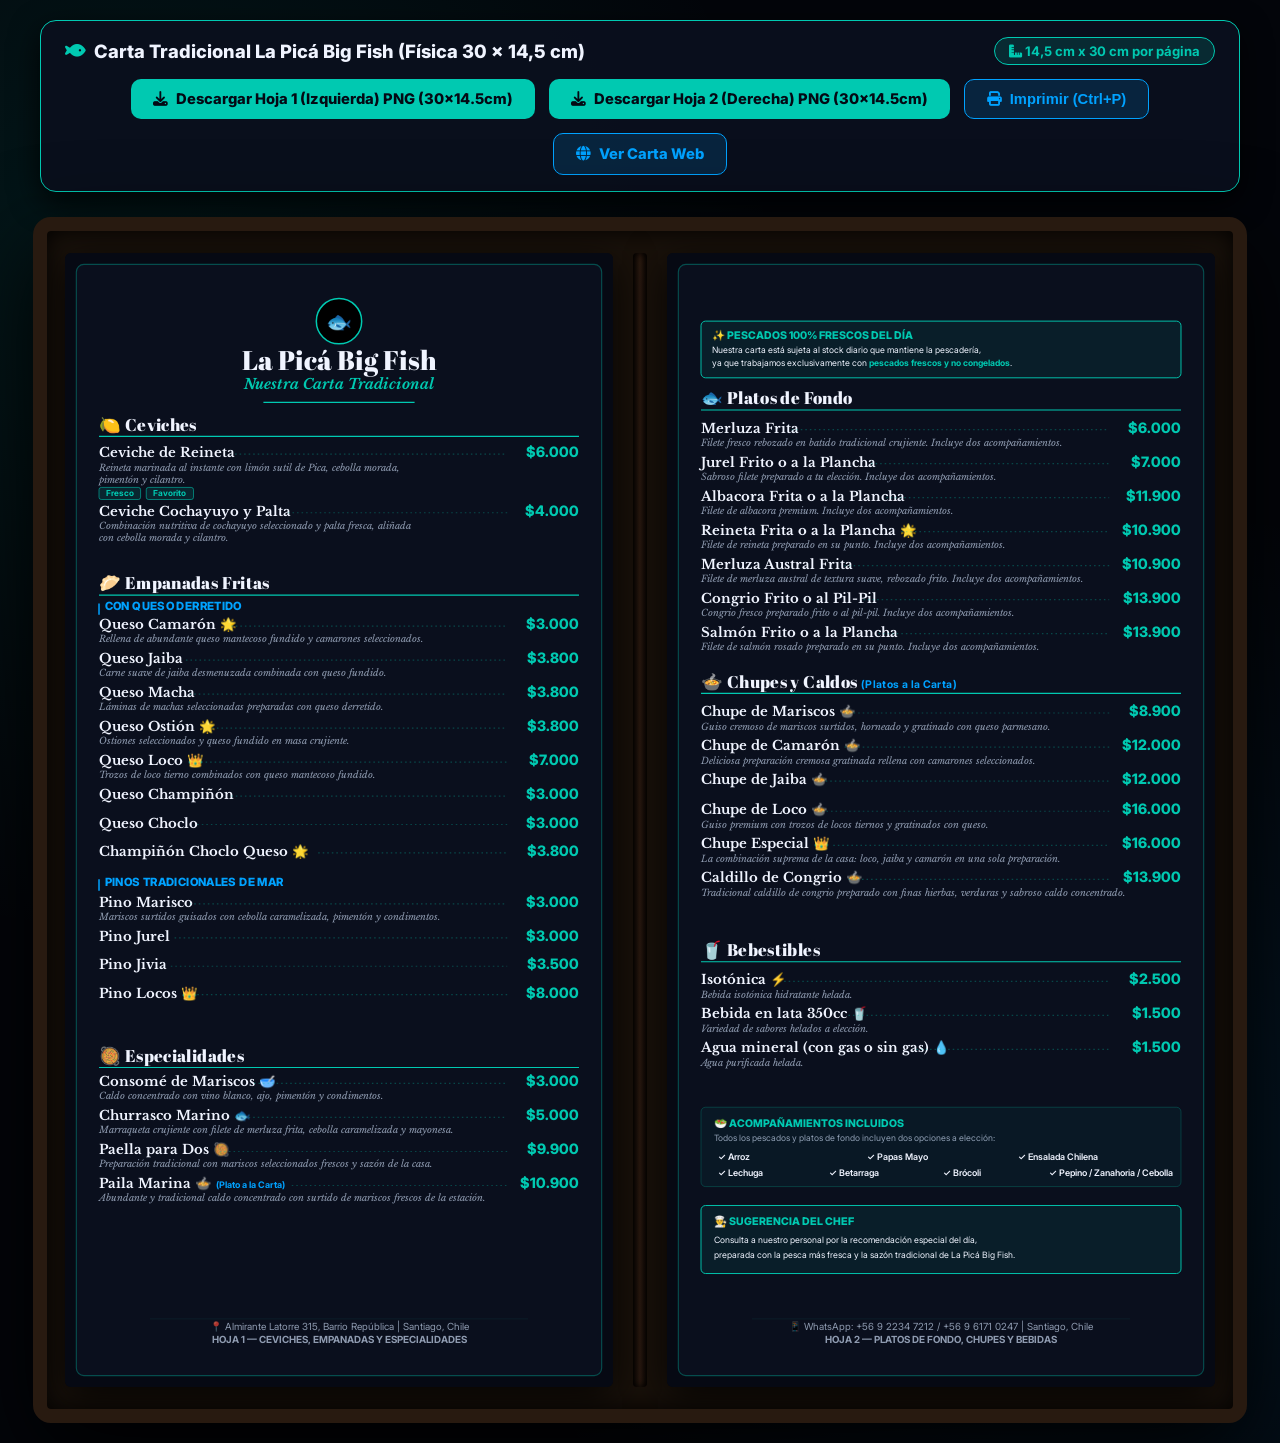
<file: carta_fisica.html>
<!DOCTYPE html>
<html lang="es">
<head>
    <meta charset="UTF-8">
    <meta name="viewport" content="width=device-width, initial-scale=1.0">
    <title>Carta Física 30x14.5 cm — La Picá Big Fish</title>
    
    <!-- Google Fonts -->
    <link rel="preconnect" href="https://fonts.googleapis.com">
    <link rel="preconnect" href="https://fonts.gstatic.com" crossorigin>
    <link href="https://fonts.googleapis.com/css2?family=Abril+Fatface&family=Inter:wght@400;600;700;800&family=Libre+Baskerville:ital,wght@0,400;0,700;1,400&display=swap" rel="stylesheet">
    
    <!-- Font Awesome Icons -->
    <link rel="stylesheet" href="https://cdnjs.cloudflare.com/ajax/libs/font-awesome/6.4.0/css/all.min.css">

    <style>
        * {
            box-sizing: border-box;
            margin: 0;
            padding: 0;
        }

        body {
            background-color: #03050a;
            background-image:
                radial-gradient(circle at 10% 20%, rgba(0, 201, 177, 0.1) 0%, transparent 40%),
                radial-gradient(circle at 90% 80%, rgba(0, 162, 255, 0.1) 0%, transparent 40%);
            font-family: 'Inter', sans-serif;
            color: #f0f4ff;
            min-height: 100vh;
            padding: 20px 10px;
            display: flex;
            flex-direction: column;
            align-items: center;
        }

        .controls-bar {
            background: rgba(10, 15, 29, 0.95);
            border: 1.5px solid #00c9b1;
            padding: 16px 24px;
            border-radius: 16px;
            box-shadow: 0 10px 30px rgba(0, 0, 0, 0.8);
            display: flex;
            flex-wrap: wrap;
            gap: 14px;
            align-items: center;
            justify-content: center;
            margin-bottom: 25px;
            max-width: 1200px;
            width: 100%;
        }

        .controls-bar h2 {
            color: #f0f4ff;
            font-size: 1.15rem;
            font-weight: 800;
            margin-right: auto;
            display: flex;
            align-items: center;
            gap: 8px;
        }

        .controls-bar h2 i {
            color: #00c9b1;
        }

        .badge-dim {
            background: rgba(0, 201, 177, 0.15);
            color: #00c9b1;
            border: 1px solid #00c9b1;
            padding: 5px 14px;
            border-radius: 20px;
            font-size: 0.82rem;
            font-weight: 700;
        }

        .btn-action {
            background: #00c9b1;
            color: #040914;
            border: none;
            padding: 11px 22px;
            border-radius: 10px;
            font-weight: 800;
            font-size: 0.92rem;
            cursor: pointer;
            display: inline-flex;
            align-items: center;
            gap: 8px;
            transition: all 0.2s ease;
            text-decoration: none;
        }

        .btn-action:hover {
            background: #00e0c5;
            transform: translateY(-2px);
            box-shadow: 0 6px 18px rgba(0, 201, 177, 0.5);
        }

        .btn-secondary {
            background: rgba(0, 162, 255, 0.15);
            color: #00a2ff;
            border: 1px solid #00a2ff;
        }

        .btn-secondary:hover {
            background: #00a2ff;
            color: #fff;
        }

        /* Leather Folder Container */
        .leather-folder {
            background: #1a120b;
            border: 14px solid #281a10;
            border-radius: 18px;
            padding: 22px 18px;
            box-shadow: 
                0 30px 90px rgba(0,0,0,0.95),
                inset 0 0 25px rgba(0,0,0,0.9);
            display: flex;
            gap: 20px;
            max-width: 100%;
            overflow-x: auto;
        }

        .folder-spine {
            width: 14px;
            background: linear-gradient(90deg, #100a06 0%, #301d12 50%, #100a06 100%);
            border-radius: 4px;
            box-shadow: inset 0 0 8px #000;
            flex-shrink: 0;
        }

        .menu-page-frame {
            /* 14.5cm x 30cm => 145mm x 300mm */
            width: 145mm;
            height: 300mm;
            border-radius: 6px;
            box-shadow: 0 10px 40px rgba(0,0,0,0.8);
            position: relative;
            background: #060913;
            flex-shrink: 0;
        }

        .menu-page-frame object, .menu-page-frame img {
            width: 100%;
            height: 100%;
            object-fit: contain;
            border-radius: 6px;
        }

        #render-stage {
            position: absolute;
            left: -9999px;
            top: -9999px;
        }

        @media print {
            body { background: none; padding: 0; }
            .controls-bar, .leather-folder, .folder-spine { display: none; }
        }
    </style>
</head>
<body>

    <!-- Controls Bar -->
    <div class="controls-bar">
        <h2><i class="fa-solid fa-fish"></i> Carta Tradicional La Picá Big Fish (Física 30 x 14,5 cm)</h2>
        <span class="badge-dim"><i class="fa-solid fa-ruler-combined"></i> 14,5 cm x 30 cm por página</span>

        <a href="assets/Carta_BigFish_Hoja1_30x14.5cm.png" download="Carta_BigFish_Hoja1_30x14.5cm.png" class="btn-action">
            <i class="fa-solid fa-download"></i> Descargar Hoja 1 (Izquierda) PNG (30x14.5cm)
        </a>

        <a href="assets/Carta_BigFish_Hoja2_30x14.5cm.png" download="Carta_BigFish_Hoja2_30x14.5cm.png" class="btn-action">
            <i class="fa-solid fa-download"></i> Descargar Hoja 2 (Derecha) PNG (30x14.5cm)
        </a>

        <button onclick="window.print()" class="btn-action btn-secondary">
            <i class="fa-solid fa-print"></i> Imprimir (Ctrl+P)
        </button>

        <a href="carta_tradicional.html" class="btn-action btn-secondary">
            <i class="fa-solid fa-globe"></i> Ver Carta Web
        </a>
    </div>

    <!-- Leather Menu Folder View (Opens bi-fold) -->
    <div class="leather-folder">
        <!-- HOJA 1 (IZQUIERDA) -->
        <div class="menu-page-frame">
            <object data="assets/carta_fisica_hoja1.svg" type="image/svg+xml" width="100%" height="100%">
                <img src="assets/carta_fisica_hoja1.svg" alt="Carta Hoja 1 Izquierda">
            </object>
        </div>

        <!-- SPINE -->
        <div class="folder-spine"></div>

        <!-- HOJA 2 (DERECHA) -->
        <div class="menu-page-frame">
            <object data="assets/carta_fisica_hoja2.svg" type="image/svg+xml" width="100%" height="100%">
                <img src="assets/carta_fisica_hoja2.svg" alt="Carta Hoja 2 Derecha">
            </object>
        </div>
    </div>

    <div id="render-stage"></div>

    <script>
        function downloadAsPNG(svgUrl, fileName) {
            fetch(svgUrl)
                .then(res => res.text())
                .then(svgText => {
                    const img = new Image();
                    const svgBlob = new Blob([svgText], { type: 'image/svg+xml;charset=utf-8' });
                    const url = URL.createObjectURL(svgBlob);

                    img.onload = function() {
                        const canvas = document.createElement('canvas');
                        canvas.width = 1450;
                        canvas.height = 3000;
                        const ctx = canvas.getContext('2d');

                        ctx.fillStyle = '#060913';
                        ctx.fillRect(0, 0, 1450, 3000);
                        ctx.drawImage(img, 0, 0, 1450, 3000);

                        const a = document.createElement('a');
                        a.download = fileName;
                        a.href = canvas.toDataURL('image/png', 1.0);
                        a.click();

                        URL.revokeObjectURL(url);
                    };

                    img.src = url;
                })
                .catch(err => alert('Error al descargar PNG: ' + err.message));
        }
    </script>
</body>
</html>
</file>
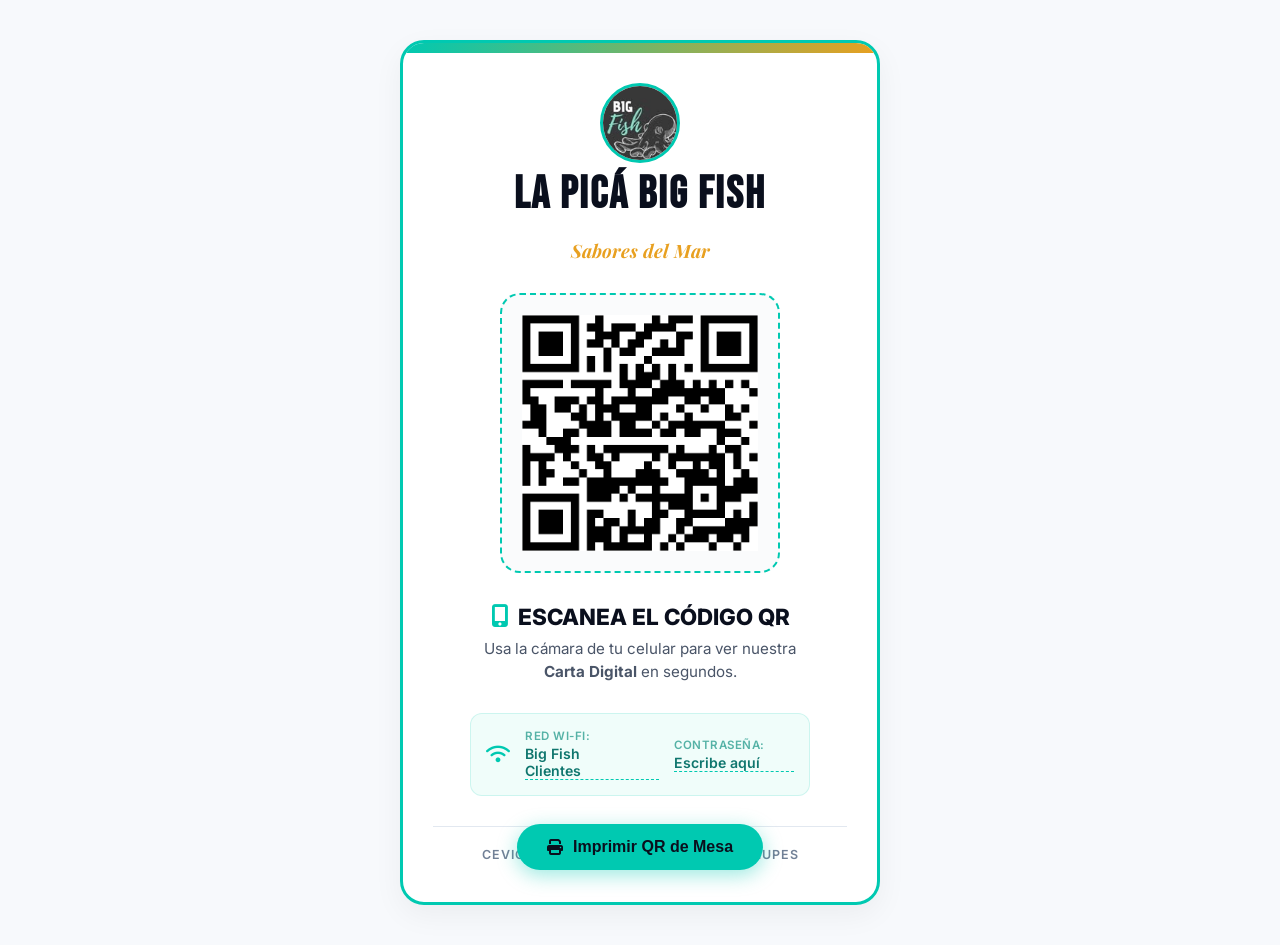
<file: carta_qr.html>
<!DOCTYPE html>
<html lang="es">
<head>
    <meta charset="UTF-8">
    <meta name="viewport" content="width=device-width, initial-scale=1.0">
    <title>Imprimible QR Mesa | La Picá Big Fish</title>
    
    <!-- Google Fonts -->
    <link rel="preconnect" href="https://fonts.googleapis.com">
    <link rel="preconnect" href="https://fonts.gstatic.com" crossorigin>
    <link href="https://fonts.googleapis.com/css2?family=Bebas+Neue&family=Inter:wght@400;600;700;800&family=Playfair+Display:wght@700&display=swap" rel="stylesheet">
    
    <!-- Font Awesome -->
    <link rel="stylesheet" href="https://cdnjs.cloudflare.com/ajax/libs/font-awesome/6.4.0/css/all.min.css">

    <style>
        /* Print-friendly Styles */
        * {
            box-sizing: border-box;
            margin: 0;
            padding: 0;
        }

        body {
            font-family: 'Inter', sans-serif;
            background-color: #f7f9fc;
            color: #1a202c;
            display: flex;
            justify-content: center;
            align-items: center;
            min-height: 100vh;
            padding: 40px 20px;
        }

        /* Card Container (Optimized for A4 print size or standing acrylic holder) */
        .qr-card {
            background-color: #ffffff;
            width: 100%;
            max-width: 480px;
            border: 3px solid #00c9b1;
            border-radius: 24px;
            padding: 40px 30px;
            text-align: center;
            box-shadow: 0 10px 30px rgba(0, 0, 0, 0.05);
            position: relative;
            overflow: hidden;
        }

        /* Elegant design accents */
        .qr-card::before {
            content: '';
            position: absolute;
            top: 0;
            left: 0;
            right: 0;
            height: 10px;
            background: linear-gradient(90deg, #00c9b1, #e8a020);
        }

        .header-logo {
            display: flex;
            flex-direction: column;
            align-items: center;
            gap: 10px;
            margin-bottom: 25px;
        }

        .logo-img {
            width: 80px;
            height: 80px;
            border-radius: 50%;
            border: 3px solid #00c9b1;
            object-fit: cover;
        }

        .logo-text {
            font-family: 'Bebas Neue', sans-serif;
            font-size: 2.8rem;
            letter-spacing: 2px;
            color: #0a0f1d;
            line-height: 1;
        }

        .tagline {
            font-family: 'Playfair Display', Georgia, serif;
            font-size: 1.15rem;
            color: #e8a020;
            font-style: italic;
            font-weight: 700;
            margin-top: -5px;
            margin-bottom: 30px;
        }

        /* QR Frame Box */
        .qr-frame {
            border: 2px dashed #00c9b1;
            border-radius: 20px;
            padding: 20px;
            margin: 0 auto 30px auto;
            width: 280px;
            height: 280px;
            display: flex;
            align-items: center;
            justify-content: center;
            background-color: #fafbfc;
            position: relative;
        }

        .qr-img {
            width: 100%;
            height: 100%;
            object-fit: contain;
        }

        .instruction-box {
            margin-bottom: 30px;
        }

        .instruction-title {
            font-size: 1.4rem;
            font-weight: 800;
            color: #0a0f1d;
            margin-bottom: 8px;
            display: flex;
            align-items: center;
            justify-content: center;
            gap: 10px;
        }

        .instruction-title i {
            color: #00c9b1;
        }

        .instruction-desc {
            font-size: 0.95rem;
            color: #4a5568;
            line-height: 1.5;
            max-width: 320px;
            margin: 0 auto;
        }

        /* WiFi placeholder box */
        .wifi-info {
            background-color: #f0fdfa;
            border: 1.5px solid rgba(0, 201, 177, 0.15);
            border-radius: 12px;
            padding: 15px;
            display: flex;
            align-items: center;
            justify-content: center;
            gap: 15px;
            font-size: 0.88rem;
            color: #0f766e;
            font-weight: 600;
            max-width: 340px;
            margin: 0 auto 10px auto;
        }

        .wifi-info i {
            font-size: 1.2rem;
            color: #00c9b1;
        }

        .wifi-inputs {
            text-align: left;
            display: flex;
            flex-direction: column;
            gap: 2px;
        }

        .wifi-label {
            font-size: 0.72rem;
            text-transform: uppercase;
            letter-spacing: 0.5px;
            color: #55b2a6;
        }

        .wifi-value {
            color: #0f766e;
            border-bottom: 1px dashed #00c9b1;
            padding-right: 20px;
            min-width: 120px;
            display: inline-block;
        }

        .footer-info {
            border-top: 1px solid #e2e8f0;
            padding-top: 20px;
            margin-top: 30px;
            font-size: 0.78rem;
            color: #718096;
            text-transform: uppercase;
            letter-spacing: 1px;
            font-weight: 600;
            display: flex;
            justify-content: center;
            gap: 15px;
        }

        /* Print Button (hidden during print) */
        .print-btn-container {
            position: fixed;
            bottom: 30px;
            left: 50%;
            transform: translateX(-50%);
            z-index: 100;
        }

        .btn-print {
            background-color: #00c9b1;
            color: #0a0f1d;
            border: none;
            padding: 14px 30px;
            border-radius: 30px;
            font-size: 1rem;
            font-weight: 700;
            cursor: pointer;
            box-shadow: 0 5px 20px rgba(0, 201, 177, 0.4);
            display: flex;
            align-items: center;
            gap: 10px;
            transition: all 0.3s ease;
        }

        .btn-print:hover {
            background-color: #00b09b;
            transform: translateY(-2px);
            box-shadow: 0 8px 25px rgba(0, 201, 177, 0.6);
        }

        @media print {
            body {
                background-color: #ffffff;
                padding: 0;
            }
            .qr-card {
                box-shadow: none;
                border: 3px solid #00c9b1;
                margin: auto;
            }
            .print-btn-container {
                display: none;
            }
        }
    </style>
</head>
<body>

    <div class="qr-card">
        <div class="header-logo">
            <img src="assets/instagram_profile.jpg" alt="Logo Big Fish" class="logo-img">
            <h1 class="logo-text">La Picá Big Fish</h1>
        </div>
        <p class="tagline">Sabores del Mar</p>

        <!-- QR Frame -->
        <div class="qr-frame">
            <img src="assets/qr_code.png" alt="Código QR de la Carta" class="qr-img">
        </div>

        <div class="instruction-box">
            <h2 class="instruction-title">
                <i class="fa-solid fa-mobile-screen-button"></i> ESCANEA EL CÓDIGO QR
            </h2>
            <p class="instruction-desc">Usa la cámara de tu celular para ver nuestra <strong>Carta Digital</strong> en segundos.</p>
        </div>

        <!-- WiFi Info Box -->
        <div class="wifi-info">
            <i class="fa-solid fa-wifi"></i>
            <div class="wifi-inputs">
                <span class="wifi-label">Red Wi-Fi:</span>
                <span class="wifi-value">Big Fish Clientes</span>
            </div>
            <div class="wifi-inputs">
                <span class="wifi-label">Contraseña:</span>
                <span class="wifi-value">Escribe aquí</span>
            </div>
        </div>

        <div class="footer-info">
            <span>Ceviches</span>
            <span>Empanadas</span>
            <span>Platos</span>
            <span>Chupes</span>
        </div>
    </div>

    <!-- Floating Print Button -->
    <div class="print-btn-container">
        <button class="btn-print" onclick="window.print()">
            <i class="fa-solid fa-print"></i> Imprimir QR de Mesa
        </button>
    </div>

</body>
</html>
</file>
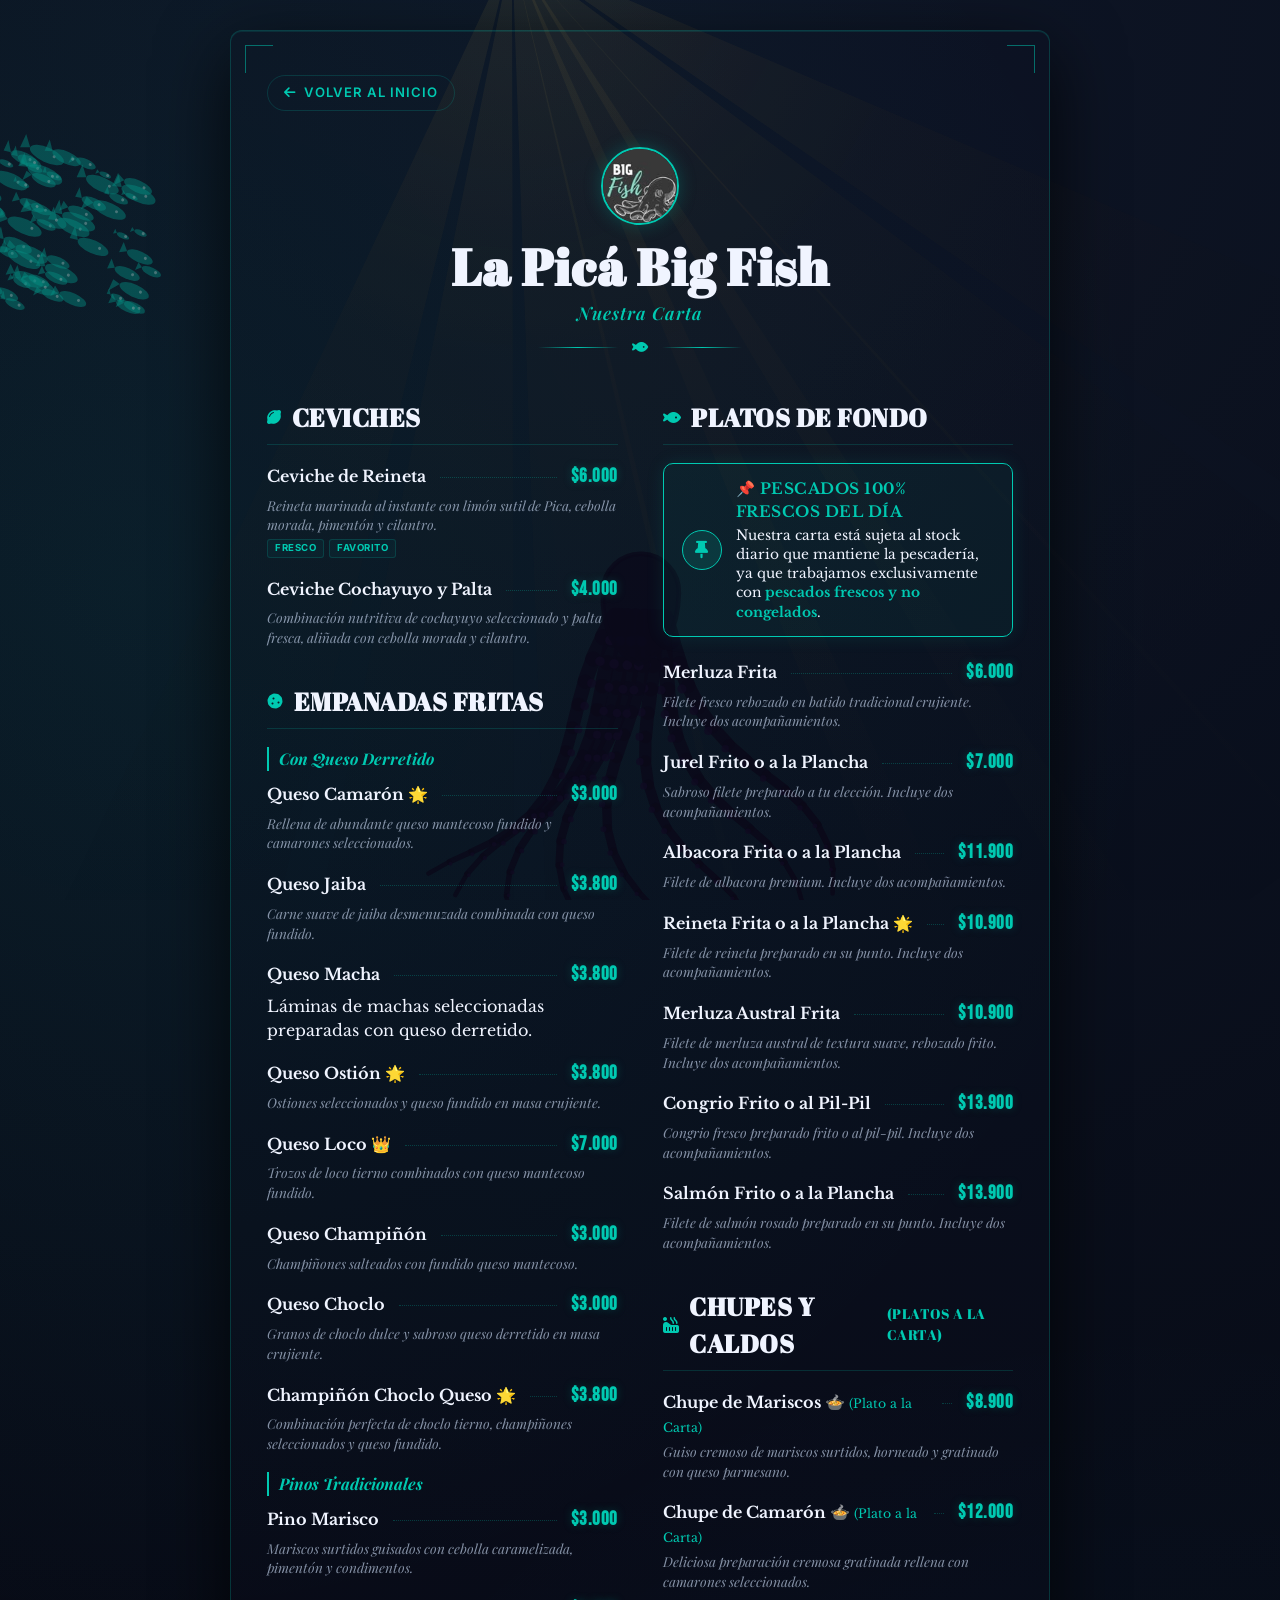
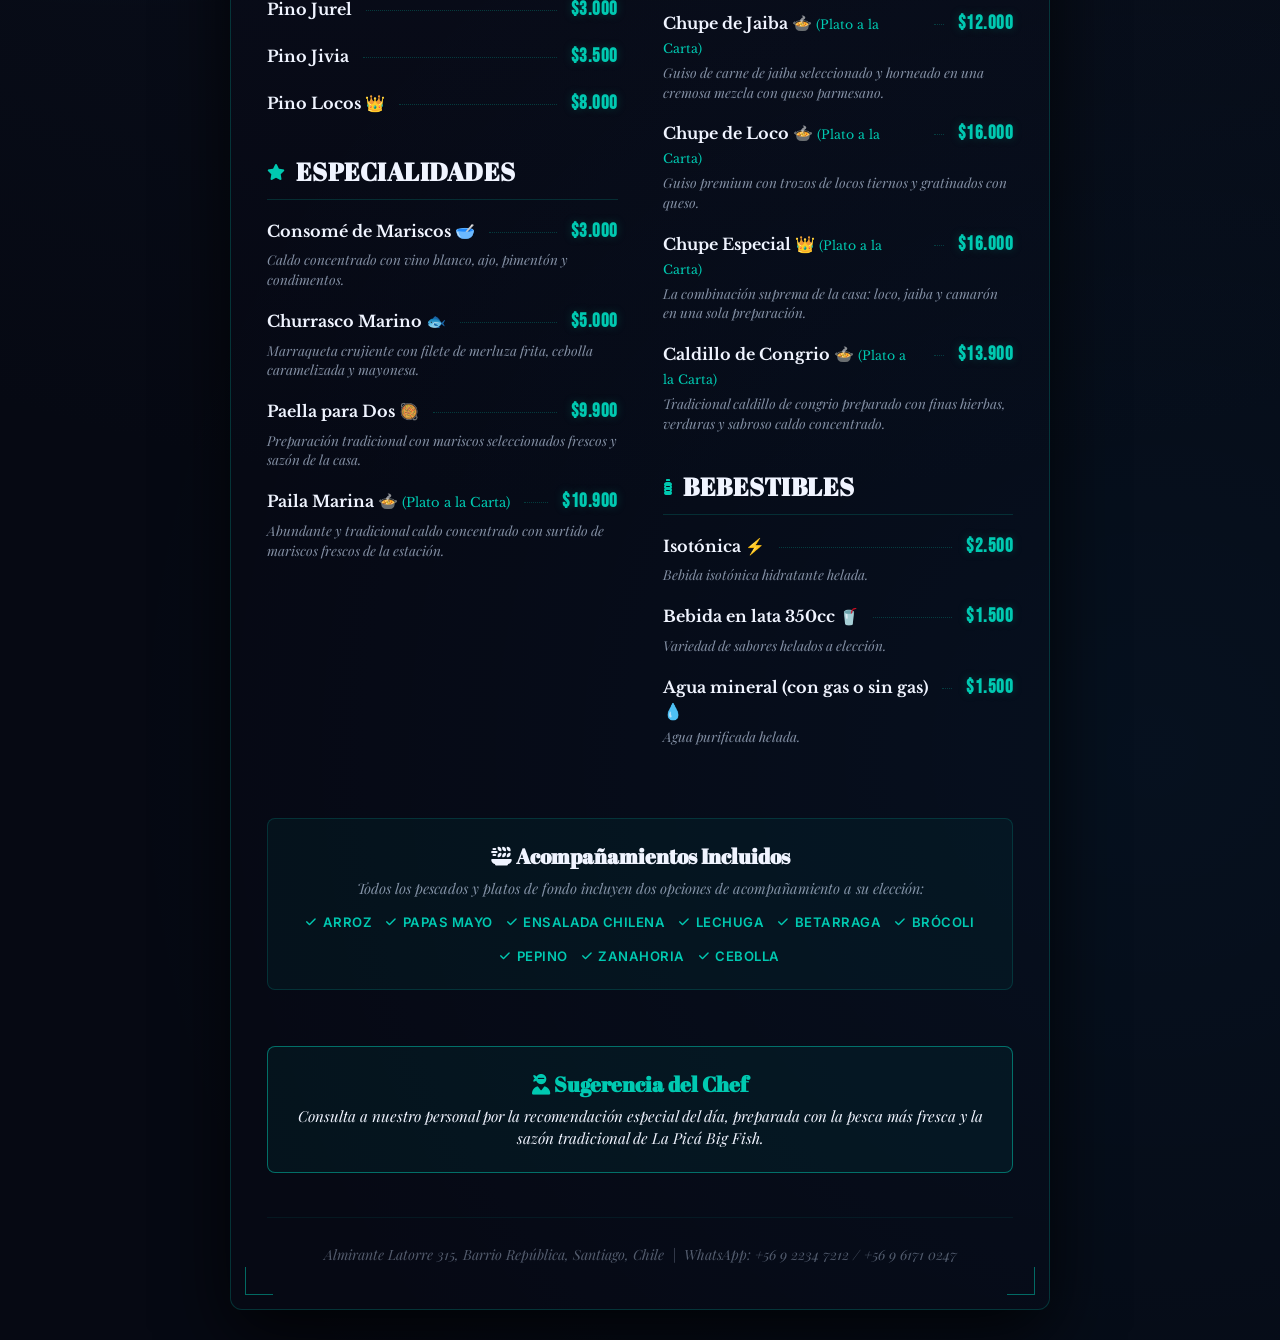
<file: carta_tradicional.html>
<!DOCTYPE html>
<html lang="es">
<head>
    <meta charset="UTF-8">
    <meta name="viewport" content="width=device-width, initial-scale=1.0">
    <meta http-equiv="Cache-Control" content="no-cache, no-store, must-revalidate">
    <meta http-equiv="Pragma" content="no-cache">
    <meta http-equiv="Expires" content="0">
    <meta name="robots" content="index, follow, max-image-preview:large">
    <meta name="google-site-verification" content="paJQI5s77UBFS3rSUE5eFHIC-3uykL2eFRmnCLuC_-w" />
    <link rel="canonical" href="https://www.lapicabigfish.cl/carta_tradicional.html">
    <title>Carta Tradicional | La Picá Big Fish</title>
    <meta name="keywords" content="bigfish, big fish, la pica big fish, lapicabigfish, la pica bigfish, carta tradicional big fish, restaurante mariscos barrio republica">
    <meta name="description" content="Nuestra carta al estilo tradicional de La Picá Big Fish (BigFish). Ceviches, empanadas, pescados de fondo y chupes en Barrio República, Santiago.">
    
    <!-- Open Graph / Facebook -->
    <meta property="og:type" content="website">
    <meta property="og:url" content="https://www.lapicabigfish.cl/carta_tradicional.html">
    <meta property="og:title" content="Carta Tradicional | La Picá Big Fish (BigFish)">
    <meta property="og:description" content="Nuestra carta al estilo tradicional de La Picá Big Fish (BigFish). Ceviches, empanadas, pescados de fondo y chupes en Barrio República, Santiago.">
    <meta property="og:image" content="https://www.lapicabigfish.cl/assets/instagram_profile.jpg">

    <!-- Favicon -->
    <link rel="shortcut icon" href="assets/instagram_profile.jpg" type="image/x-icon">

    <script type="application/ld+json">
    {
        "@context": "https://schema.org",
        "@type": "Restaurant",
        "name": "La Picá Big Fish",
        "alternateName": ["Big Fish", "BigFish", "La Pica Big Fish", "lapicabigfish"],
        "description": "Carta tradicional de La Picá Big Fish en Barrio República, Santiago.",
        "servesCuisine": ["Mariscos", "Comida Chilena", "Ceviches", "Pescado Frito"],
        "address": {
            "@type": "PostalAddress",
            "addressLocality": "Santiago",
            "addressRegion": "Región Metropolitana",
            "addressCountry": "CL",
            "streetAddress": "Almirante Latorre 315, Barrio República"
        },
        "telephone": "+56922347212",
        "url": "https://www.lapicabigfish.cl/carta_tradicional.html",
        "priceRange": "$$",
        "image": "https://www.lapicabigfish.cl/assets/instagram_profile.jpg"
    }
    </script>
    
    <!-- Google Fonts -->
    <link rel="preconnect" href="https://fonts.googleapis.com">
    <link rel="preconnect" href="https://fonts.gstatic.com" crossorigin>
    <link href="https://fonts.googleapis.com/css2?family=Abril+Fatface&family=Bebas+Neue&family=Inter:wght@400;500;600;700&family=Libre+Baskerville:ital,wght@0,400;0,700;1,400&family=Playfair+Display:ital,wght@0,400;0,600;0,700;1,400&display=swap" rel="stylesheet">
    
    <!-- Font Awesome for Icons -->
    <link rel="stylesheet" href="https://cdnjs.cloudflare.com/ajax/libs/font-awesome/6.4.0/css/all.min.css">

    <style>
        /* ==========================================================================
           DARK MODE MENU STYLES — La Picá Big Fish Palette
           ========================================================================== */
        * {
            box-sizing: border-box;
            margin: 0;
            padding: 0;
        }

        :root {
            --primary:      #00c9b1;
            --primary-glow: rgba(0, 201, 177, 0.25);
            --blue-accent:  #00a2ff;
            --bg-dark:      #060913;
            --bg-card:      rgba(10, 18, 40, 0.88);
            --bg-card2:     rgba(0, 201, 177, 0.05);
            --border:       rgba(0, 201, 177, 0.18);
            --border-dim:   rgba(0, 201, 177, 0.08);
            --text-white:   #f0f4ff;
            --text-muted:   rgba(200, 215, 240, 0.65);
            --text-dim:     rgba(200, 215, 240, 0.4);
        }

        body {
            background-color: var(--bg-dark);
            background-image:
                radial-gradient(circle at 10% 20%, rgba(0, 201, 177, 0.07) 0%, transparent 40%),
                radial-gradient(circle at 90% 80%, rgba(0, 162, 255, 0.05) 0%, transparent 40%),
                radial-gradient(circle at 50% 0%, rgba(23, 36, 60, 0.5) 0%, rgba(6, 9, 19, 0) 70%);
            color: var(--text-white);
            font-family: 'Libre Baskerville', Georgia, serif;
            line-height: 1.5;
            min-height: 100vh;
            overflow-x: hidden;
        }

        /* Wrapper — centered on desktop, left-padded on mobile */
        .page-wrapper {
            display: flex;
            justify-content: center;
            padding: 30px 24px;
            min-height: 100vh;
        }

        /* Underwater animated canvas */
        #underwater-canvas {
            position: fixed;
            top: 0; left: 0;
            width: 100%; height: 100%;
            pointer-events: none;
            z-index: 0;
            opacity: 0.65;
        }

        /* Dark solid card — same palette as the site */
        .paper-menu {
            background: rgba(10, 15, 29, 0.1) !important;
            background-color: rgba(10, 15, 29, 0.1) !important;
            border: 1px solid rgba(0, 201, 177, 0.22) !important;
            border-radius: 12px;
            width: 100%;
            max-width: 820px;
            margin: 0 auto !important;
            padding: 44px 36px;
            box-shadow:
                0 24px 70px rgba(0, 0, 0, 0.75),
                inset 0 1px 0 rgba(0, 201, 177, 0.12);
            position: relative;
            z-index: 1;
        }

        /* All text inside the card must be light */
        .paper-menu * {
            color: inherit;
        }

        /* Corner accents */
        .menu-corner {
            position: absolute;
            width: 28px;
            height: 28px;
            border: 1.5px solid var(--primary);
            pointer-events: none;
            opacity: 0.5;
        }

        .corner-tl { top: 14px; left: 14px; border-right: none; border-bottom: none; }
        .corner-tr { top: 14px; right: 14px; border-left: none; border-bottom: none; }
        .corner-bl { bottom: 14px; left: 14px; border-right: none; border-top: none; }
        .corner-br { bottom: 14px; right: 14px; border-left: none; border-top: none; }

        /* Back button */
        .btn-back-vintage {
            display: inline-flex;
            align-items: center;
            gap: 8px;
            font-family: 'Inter', sans-serif;
            font-size: 0.82rem;
            font-weight: 600;
            color: var(--primary);
            text-transform: uppercase;
            letter-spacing: 1px;
            text-decoration: none;
            border: 1px solid var(--border);
            padding: 7px 16px;
            border-radius: 20px;
            margin-bottom: 36px;
            transition: all 0.3s ease;
            background: transparent;
        }

        .btn-back-vintage:hover {
            background: var(--primary-glow);
            border-color: var(--primary);
            color: #fff;
        }

        /* Header */
        .menu-header {
            text-align: center;
            margin-bottom: 44px;
            position: relative;
        }

        .menu-logo-circle {
            width: 78px;
            height: 78px;
            border-radius: 50%;
            border: 2px solid var(--primary);
            box-shadow: 0 0 18px var(--primary-glow);
            margin: 0 auto 14px auto;
            overflow: hidden;
            display: flex;
            align-items: center;
            justify-content: center;
        }

        .menu-logo-circle img {
            width: 100%; height: 100%; object-fit: cover;
        }

        .menu-title {
            font-family: 'Abril Fatface', serif;
            font-size: 3.2rem;
            color: var(--text-white);
            letter-spacing: 1px;
            line-height: 1.1;
            margin-bottom: 5px;
        }

        .menu-subtitle {
            font-family: 'Playfair Display', Georgia, serif;
            font-size: 1.1rem;
            font-style: italic;
            color: var(--primary);
            font-weight: 600;
            letter-spacing: 1px;
            margin-bottom: 10px;
        }

        .menu-divider-ornament {
            display: flex;
            align-items: center;
            justify-content: center;
            gap: 14px;
            color: var(--primary);
            margin: 14px 0;
            font-size: 0.9rem;
        }

        .menu-divider-ornament::before,
        .menu-divider-ornament::after {
            content: '';
            width: 80px;
            height: 1px;
            background: linear-gradient(90deg, transparent, var(--primary), transparent);
        }

        /* Two-column grid */
        .menu-content-grid {
            display: grid;
            grid-template-columns: 1fr 1fr;
            column-gap: 45px;
            row-gap: 38px;
        }

        .category-section { break-inside: avoid; }

        .category-title {
            font-family: 'Abril Fatface', serif;
            font-size: 1.55rem;
            color: var(--text-white);
            border-bottom: 1px solid var(--border);
            padding-bottom: 8px;
            margin-bottom: 18px;
            text-transform: uppercase;
            letter-spacing: 0.5px;
            display: flex;
            align-items: center;
            gap: 10px;
        }

        .category-title i {
            font-size: 1rem;
            color: var(--primary);
        }

        /* Dot leader items */
        .menu-item {
            margin-bottom: 18px;
            page-break-inside: avoid;
        }

        .menu-item-row {
            display: flex;
            align-items: baseline;
            justify-content: space-between;
            margin-bottom: 4px;
            width: 100%;
            gap: 6px;
        }

        .menu-item-name {
            font-weight: 700;
            font-size: 1rem;
            color: var(--text-white);
            flex-shrink: 1;
            min-width: 0;
            word-break: break-word;
        }

        .menu-item-dots {
            flex-grow: 1;
            flex-shrink: 1;
            min-width: 10px;
            border-bottom: 1px dotted rgba(0, 201, 177, 0.25);
            margin: 0 8px;
            position: relative;
            top: -4px;
        }

        .menu-item-price {
            font-family: 'Bebas Neue', sans-serif;
            font-size: 1.2rem;
            color: var(--primary);
            font-weight: 700;
            white-space: nowrap;
            flex-shrink: 0;
            letter-spacing: 0.5px;
            text-shadow: 0 0 10px var(--primary-glow);
        }

        .menu-item-desc {
            font-family: 'Playfair Display', Georgia, serif;
            font-size: 0.85rem;
            font-style: italic;
            color: var(--text-muted);
            line-height: 1.45;
        }

        .menu-item-tags {
            margin-top: 4px;
            display: flex;
            gap: 5px;
        }

        .tag-vintage {
            font-family: 'Inter', sans-serif;
            font-size: 0.6rem;
            font-weight: 700;
            text-transform: uppercase;
            border: 1px solid var(--border);
            color: var(--primary);
            background: var(--bg-card2);
            padding: 1px 7px;
            border-radius: 3px;
            letter-spacing: 0.5px;
        }

        /* Sub-category headers */
        .subcategory-header {
            font-family: 'Playfair Display', Georgia, serif;
            font-size: 1rem;
            font-weight: 700;
            font-style: italic;
            color: var(--primary);
            margin: 14px 0 10px 0;
            border-left: 2px solid var(--primary);
            padding-left: 10px;
        }

        /* Accompaniments box */
        .acomp-box {
            grid-column: 1 / -1;
            background: var(--bg-card2);
            border: 1px solid var(--border);
            border-radius: 8px;
            padding: 22px;
            text-align: center;
            margin-top: 16px;
        }

        .acomp-title {
            font-family: 'Abril Fatface', serif;
            font-size: 1.3rem;
            color: var(--text-white);
            margin-bottom: 5px;
        }

        .acomp-desc {
            font-family: 'Playfair Display', Georgia, serif;
            font-style: italic;
            font-size: 0.9rem;
            color: var(--text-muted);
            margin-bottom: 14px;
        }

        .acomp-items-list {
            font-family: 'Inter', sans-serif;
            font-size: 0.82rem;
            font-weight: 600;
            color: var(--primary);
            display: flex;
            flex-wrap: wrap;
            gap: 14px;
            justify-content: center;
            text-transform: uppercase;
            letter-spacing: 0.5px;
        }

        .acomp-item {
            display: flex;
            align-items: center;
            gap: 6px;
        }

        .acomp-item i {
            font-size: 0.7rem;
            color: var(--primary);
        }

        /* Footer */
        .menu-footer {
            text-align: center;
            border-top: 1px solid var(--border-dim);
            padding-top: 26px;
            margin-top: 44px;
            font-family: 'Playfair Display', Georgia, serif;
            font-style: italic;
            font-size: 0.88rem;
            color: var(--text-dim);
        }

        /* Responsive */
        @media (max-width: 768px) {
            .page-wrapper {
                padding: 16px 8px;
                justify-content: center;
                width: 100%;
            }
            .menu-content-grid {
                grid-template-columns: 1fr;
                row-gap: 26px;
            }
            .paper-menu {
                padding: 24px 14px;
                max-width: 100%;
                width: 100%;
                border-radius: 10px;
                margin: 0 auto !important;
            }
            .menu-title { font-size: 2.2rem; }
            .category-title { font-size: 1.35rem; }
            .menu-item-name {
                white-space: normal;
                font-size: 0.96rem;
            }
            .menu-item-price {
                font-size: 1.15rem;
            }
            .menu-item-dots {
                margin: 0 6px;
            }
        }

        @media (max-width: 480px) {
            .page-wrapper {
                padding: 10px 4px;
            }
            .paper-menu {
                padding: 20px 10px;
            }
            .menu-item-name {
                font-size: 0.91rem;
                line-height: 1.25;
            }
            .menu-item-price {
                font-size: 1.08rem;
            }
            .menu-item-dots {
                margin: 0 4px;
                min-width: 6px;
            }
            .category-title {
                font-size: 1.2rem;
            }
            .menu-title {
                font-size: 1.8rem;
            }
            .corner-tl, .corner-tr { top: 8px; }
            .corner-tl, .corner-bl { left: 8px; }
            .corner-tr, .corner-br { right: 8px; }
            .corner-bl, .corner-br { bottom: 8px; }
            .acomp-box {
                padding: 14px 8px;
            }
        }

        /* Print */
        @media print {
            body { background: #fff; }
            #underwater-canvas { display: none; }
            .paper-menu {
                background: #fff;
                color: #000;
                box-shadow: none;
            }
            .menu-corner {
                display: none;
            }
        }
    </style>
</head>
<body>

    <!-- Underwater animated background (fish + octopus) -->
    <canvas id="underwater-canvas" aria-hidden="true"></canvas>

    <div class="page-wrapper">
    <div class="paper-menu">
        <!-- Corners -->
        <div class="menu-corner corner-tl"></div>
        <div class="menu-corner corner-tr"></div>
        <div class="menu-corner corner-bl"></div>
        <div class="menu-corner corner-br"></div>

        <!-- Back Button -->
        <a href="index.html" class="btn-back-vintage">
            <i class="fa-solid fa-arrow-left"></i> Volver al Inicio
        </a>

        <!-- Header -->
        <header class="menu-header">
            <div class="menu-logo-circle">
                <img src="assets/instagram_profile.jpg" alt="Logo Big Fish">
            </div>
            <h1 class="menu-title">La Picá Big Fish</h1>
            <p class="menu-subtitle">Nuestra Carta</p>
            <div class="menu-divider-ornament">
                <i class="fa-solid fa-fish"></i>
            </div>
        </header>

        <!-- Two column grid menu -->
        <div class="menu-content-grid">

            <!-- COLUMN 1 -->
            <div class="menu-column">

                <!-- 1. CEVICHES -->
                <section class="category-section">
                    <h2 class="category-title"><i class="fa-solid fa-lemon"></i> Ceviches</h2>
                    
                    <!-- Ceviche Reineta -->
                    <div class="menu-item">
                        <div class="menu-item-row">
                            <span class="menu-item-name">Ceviche de Reineta</span>
                            <span class="menu-item-dots"></span>
                            <span class="menu-item-price">$6.000</span>
                        </div>
                        <p class="menu-item-desc">Reineta marinada al instante con limón sutil de Pica, cebolla morada, pimentón y cilantro.</p>
                        <div class="menu-item-tags">
                            <span class="tag-vintage">Fresco</span>
                            <span class="tag-vintage">Favorito</span>
                        </div>
                    </div>

                    <!-- Ceviche Cochayuyo -->
                    <div class="menu-item">
                        <div class="menu-item-row">
                            <span class="menu-item-name">Ceviche Cochayuyo y Palta</span>
                            <span class="menu-item-dots"></span>
                            <span class="menu-item-price">$4.000</span>
                        </div>
                        <p class="menu-item-desc">Combinación nutritiva de cochayuyo seleccionado y palta fresca, aliñada con cebolla morada y cilantro.</p>
                    </div>
                </section>

                <!-- 2. EMPANADAS FRITAS -->
                <section class="category-section" style="margin-top: 35px;">
                    <h2 class="category-title"><i class="fa-solid fa-cookie"></i> Empanadas Fritas</h2>
                    
                    <!-- Quesos -->
                    <h3 class="subcategory-header">Con Queso Derretido</h3>

                    <div class="menu-item">
                        <div class="menu-item-row">
                            <span class="menu-item-name">Queso Camarón 🌟</span>
                            <span class="menu-item-dots"></span>
                            <span class="menu-item-price">$3.000</span>
                        </div>
                        <p class="menu-item-desc">Rellena de abundante queso mantecoso fundido y camarones seleccionados.</p>
                    </div>

                    <div class="menu-item">
                        <div class="menu-item-row">
                            <span class="menu-item-name">Queso Jaiba</span>
                            <span class="menu-item-dots"></span>
                            <span class="menu-item-price">$3.800</span>
                        </div>
                        <p class="menu-item-desc">Carne suave de jaiba desmenuzada combinada con queso fundido.</p>
                    </div>

                    <div class="menu-item">
                        <div class="menu-item-row">
                            <span class="menu-item-name">Queso Macha</span>
                            <span class="menu-item-dots"></span>
                            <span class="menu-item-price">$3.800</span>
                        </div>
                        <p class="item-desc">Láminas de machas seleccionadas preparadas con queso derretido.</p>
                    </div>

                    <div class="menu-item">
                        <div class="menu-item-row">
                            <span class="menu-item-name">Queso Ostión 🌟</span>
                            <span class="menu-item-dots"></span>
                            <span class="menu-item-price">$3.800</span>
                        </div>
                        <p class="menu-item-desc">Ostiones seleccionados y queso fundido en masa crujiente.</p>
                    </div>

                    <div class="menu-item">
                        <div class="menu-item-row">
                            <span class="menu-item-name">Queso Loco 👑</span>
                            <span class="menu-item-dots"></span>
                            <span class="menu-item-price">$7.000</span>
                        </div>
                        <p class="menu-item-desc">Trozos de loco tierno combinados con queso mantecoso fundido.</p>
                    </div>

                    <div class="menu-item">
                        <div class="menu-item-row">
                            <span class="menu-item-name">Queso Champiñón</span>
                            <span class="menu-item-dots"></span>
                            <span class="menu-item-price">$3.000</span>
                        </div>
                        <p class="menu-item-desc">Champiñones salteados con fundido queso mantecoso.</p>
                    </div>

                    <div class="menu-item">
                        <div class="menu-item-row">
                            <span class="menu-item-name">Queso Choclo</span>
                            <span class="menu-item-dots"></span>
                            <span class="menu-item-price">$3.000</span>
                        </div>
                        <p class="menu-item-desc">Granos de choclo dulce y sabroso queso derretido en masa crujiente.</p>
                    </div>

                    <div class="menu-item">
                        <div class="menu-item-row">
                            <span class="menu-item-name">Champiñón Choclo Queso 🌟</span>
                            <span class="menu-item-dots"></span>
                            <span class="menu-item-price">$3.800</span>
                        </div>
                        <p class="menu-item-desc">Combinación perfecta de choclo tierno, champiñones seleccionados y queso fundido.</p>
                    </div>

                    <!-- Pinos -->
                    <h3 class="subcategory-header">Pinos Tradicionales</h3>

                    <div class="menu-item">
                        <div class="menu-item-row">
                            <span class="menu-item-name">Pino Marisco</span>
                            <span class="menu-item-dots"></span>
                            <span class="menu-item-price">$3.000</span>
                        </div>
                        <p class="menu-item-desc">Mariscos surtidos guisados con cebolla caramelizada, pimentón y condimentos.</p>
                    </div>

                    <div class="menu-item">
                        <div class="menu-item-row">
                            <span class="menu-item-name">Pino Jurel</span>
                            <span class="menu-item-dots"></span>
                            <span class="menu-item-price">$3.000</span>
                        </div>
                    </div>

                    <div class="menu-item">
                        <div class="menu-item-row">
                            <span class="menu-item-name">Pino Jivia</span>
                            <span class="menu-item-dots"></span>
                            <span class="menu-item-price">$3.500</span>
                        </div>
                    </div>

                    <div class="menu-item">
                        <div class="menu-item-row">
                            <span class="menu-item-name">Pino Locos 👑</span>
                            <span class="menu-item-dots"></span>
                            <span class="menu-item-price">$8.000</span>
                        </div>
                    </div>

                </section>

                <!-- 3. ESPECIALIDADES -->
                <section class="category-section" style="margin-top: 35px;">
                    <h2 class="category-title"><i class="fa-solid fa-star"></i> Especialidades</h2>

                    <div class="menu-item">
                        <div class="menu-item-row">
                            <span class="menu-item-name">Consomé de Mariscos 🥣</span>
                            <span class="menu-item-dots"></span>
                            <span class="menu-item-price">$3.000</span>
                        </div>
                        <p class="menu-item-desc">Caldo concentrado con vino blanco, ajo, pimentón y condimentos.</p>
                    </div>

                    <div class="menu-item">
                        <div class="menu-item-row">
                            <span class="menu-item-name">Churrasco Marino 🐟</span>
                            <span class="menu-item-dots"></span>
                            <span class="menu-item-price">$5.000</span>
                        </div>
                        <p class="menu-item-desc">Marraqueta crujiente con filete de merluza frita, cebolla caramelizada y mayonesa.</p>
                    </div>

                    <div class="menu-item">
                        <div class="menu-item-row">
                            <span class="menu-item-name">Paella para Dos 🥘</span>
                            <span class="menu-item-dots"></span>
                            <span class="menu-item-price">$9.900</span>
                        </div>
                        <p class="menu-item-desc">Preparación tradicional con mariscos seleccionados frescos y sazón de la casa.</p>
                    </div>

                    <div class="menu-item">
                        <div class="menu-item-row">
                            <span class="menu-item-name">Paila Marina 🍲 <span style="font-size: 0.82rem; font-weight: normal; color: var(--primary);">(Plato a la Carta)</span></span>
                            <span class="menu-item-dots"></span>
                            <span class="menu-item-price">$10.900</span>
                        </div>
                        <p class="menu-item-desc">Abundante y tradicional caldo concentrado con surtido de mariscos frescos de la estación.</p>
                    </div>
                </section>

            </div>

            <!-- COLUMN 2 -->
            <div class="menu-column">

                <!-- 4. PLATOS DE FONDO -->
                <section class="category-section">
                    <h2 class="category-title"><i class="fa-solid fa-fish"></i> Platos de Fondo</h2>
                    <div class="fresh-fish-banner" style="background: rgba(0, 201, 177, 0.05); border: 1.5px solid #00c9b1; border-radius: 10px; padding: 14px 18px; margin-bottom: 22px; display: flex; align-items: center; gap: 14px; box-shadow: 0 0 18px rgba(0,201,177,0.12);">
                        <div style="background: rgba(0, 201, 177, 0.15); width: 40px; height: 40px; border-radius: 50%; display: flex; align-items: center; justify-content: center; flex-shrink: 0; border: 1px solid #00c9b1;">
                            <i class="fa-solid fa-thumbtack" style="font-size: 1.1rem; color: #00c9b1;"></i>
                        </div>
                        <div>
                            <h4 style="color: #00c9b1; font-size: 0.95rem; font-weight: 800; margin: 0 0 2px 0; text-transform: uppercase; letter-spacing: 0.5px;">
                                📌 PESCADOS 100% FRESCOS DEL DÍA
                            </h4>
                            <p style="color: var(--text-white); font-size: 0.86rem; margin: 0; line-height: 1.4; font-weight: 400;">
                                Nuestra carta está sujeta al stock diario que mantiene la pescadería, ya que trabajamos exclusivamente con <strong style="color: #00c9b1;">pescados frescos y no congelados</strong>.
                            </p>
                        </div>
                    </div>
                    
                    <div class="menu-item">
                        <div class="menu-item-row">
                            <span class="menu-item-name">Merluza Frita</span>
                            <span class="menu-item-dots"></span>
                            <span class="menu-item-price">$6.000</span>
                        </div>
                        <p class="menu-item-desc">Filete fresco rebozado en batido tradicional crujiente. Incluye dos acompañamientos.</p>
                    </div>

                    <div class="menu-item">
                        <div class="menu-item-row">
                            <span class="menu-item-name">Jurel Frito o a la Plancha</span>
                            <span class="menu-item-dots"></span>
                            <span class="menu-item-price">$7.000</span>
                        </div>
                        <p class="menu-item-desc">Sabroso filete preparado a tu elección. Incluye dos acompañamientos.</p>
                    </div>

                    <div class="menu-item">
                        <div class="menu-item-row">
                            <span class="menu-item-name">Albacora Frita o a la Plancha</span>
                            <span class="menu-item-dots"></span>
                            <span class="menu-item-price">$11.900</span>
                        </div>
                        <p class="menu-item-desc">Filete de albacora premium. Incluye dos acompañamientos.</p>
                    </div>

                    <div class="menu-item">
                        <div class="menu-item-row">
                            <span class="menu-item-name">Reineta Frita o a la Plancha 🌟</span>
                            <span class="menu-item-dots"></span>
                            <span class="menu-item-price">$10.900</span>
                        </div>
                        <p class="menu-item-desc">Filete de reineta preparado en su punto. Incluye dos acompañamientos.</p>
                    </div>

                    <div class="menu-item">
                        <div class="menu-item-row">
                            <span class="menu-item-name">Merluza Austral Frita</span>
                            <span class="menu-item-dots"></span>
                            <span class="menu-item-price">$10.900</span>
                        </div>
                        <p class="menu-item-desc">Filete de merluza austral de textura suave, rebozado frito. Incluye dos acompañamientos.</p>
                    </div>

                    <div class="menu-item">
                        <div class="menu-item-row">
                            <span class="menu-item-name">Congrio Frito o al Pil-Pil</span>
                            <span class="menu-item-dots"></span>
                            <span class="menu-item-price">$13.900</span>
                        </div>
                        <p class="menu-item-desc">Congrio fresco preparado frito o al pil-pil. Incluye dos acompañamientos.</p>
                    </div>

                    <div class="menu-item">
                        <div class="menu-item-row">
                            <span class="menu-item-name">Salmón Frito o a la Plancha</span>
                            <span class="menu-item-dots"></span>
                            <span class="menu-item-price">$13.900</span>
                        </div>
                        <p class="menu-item-desc">Filete de salmón rosado preparado en su punto. Incluye dos acompañamientos.</p>
                    </div>
                </section>

                <!-- 5. CHUPES Y CALDOS -->
                <section class="category-section" style="margin-top: 35px;">
                    <h2 class="category-title"><i class="fa-solid fa-hot-tub-person"></i> Chupes y Caldos <span style="font-size: 0.85rem; font-weight: normal; color: var(--primary);">(Platos a la Carta)</span></h2>

                    <div class="menu-item">
                        <div class="menu-item-row">
                            <span class="menu-item-name">Chupe de Mariscos 🍲 <span style="font-size: 0.78rem; font-weight: normal; color: var(--primary);">(Plato a la Carta)</span></span>
                            <span class="menu-item-dots"></span>
                            <span class="menu-item-price">$8.900</span>
                        </div>
                        <p class="menu-item-desc">Guiso cremoso de mariscos surtidos, horneado y gratinado con queso parmesano.</p>
                    </div>

                    <div class="menu-item">
                        <div class="menu-item-row">
                            <span class="menu-item-name">Chupe de Camarón 🍲 <span style="font-size: 0.78rem; font-weight: normal; color: var(--primary);">(Plato a la Carta)</span></span>
                            <span class="menu-item-dots"></span>
                            <span class="menu-item-price">$12.000</span>
                        </div>
                        <p class="menu-item-desc">Deliciosa preparación cremosa gratinada rellena con camarones seleccionados.</p>
                    </div>

                    <div class="menu-item">
                        <div class="menu-item-row">
                            <span class="menu-item-name">Chupe de Jaiba 🍲 <span style="font-size: 0.78rem; font-weight: normal; color: var(--primary);">(Plato a la Carta)</span></span>
                            <span class="menu-item-dots"></span>
                            <span class="menu-item-price">$12.000</span>
                        </div>
                        <p class="menu-item-desc">Guiso de carne de jaiba seleccionado y horneado en una cremosa mezcla con queso parmesano.</p>
                    </div>

                    <div class="menu-item">
                        <div class="menu-item-row">
                            <span class="menu-item-name">Chupe de Loco 🍲 <span style="font-size: 0.78rem; font-weight: normal; color: var(--primary);">(Plato a la Carta)</span></span>
                            <span class="menu-item-dots"></span>
                            <span class="menu-item-price">$16.000</span>
                        </div>
                        <p class="menu-item-desc">Guiso premium con trozos de locos tiernos y gratinados con queso.</p>
                    </div>

                    <div class="menu-item">
                        <div class="menu-item-row">
                            <span class="menu-item-name">Chupe Especial 👑 <span style="font-size: 0.78rem; font-weight: normal; color: var(--primary);">(Plato a la Carta)</span></span>
                            <span class="menu-item-dots"></span>
                            <span class="menu-item-price">$16.000</span>
                        </div>
                        <p class="menu-item-desc">La combinación suprema de la casa: loco, jaiba y camarón en una sola preparación.</p>
                    </div>

                    <div class="menu-item">
                        <div class="menu-item-row">
                            <span class="menu-item-name">Caldillo de Congrio 🍲 <span style="font-size: 0.78rem; font-weight: normal; color: var(--primary);">(Plato a la Carta)</span></span>
                            <span class="menu-item-dots"></span>
                            <span class="menu-item-price">$13.900</span>
                        </div>
                        <p class="menu-item-desc">Tradicional caldillo de congrio preparado con finas hierbas, verduras y sabroso caldo concentrado.</p>
                    </div>

                </section>

                <!-- 6. BEBESTIBLES -->
                <section class="category-section" style="margin-top: 35px;">
                    <h2 class="category-title"><i class="fa-solid fa-bottle-water"></i> Bebestibles</h2>

                    <div class="menu-item">
                        <div class="menu-item-row">
                            <span class="menu-item-name">Isotónica ⚡</span>
                            <span class="menu-item-dots"></span>
                            <span class="menu-item-price">$2.500</span>
                        </div>
                        <p class="menu-item-desc">Bebida isotónica hidratante helada.</p>
                    </div>

                    <div class="menu-item">
                        <div class="menu-item-row">
                            <span class="menu-item-name">Bebida en lata 350cc 🥤</span>
                            <span class="menu-item-dots"></span>
                            <span class="menu-item-price">$1.500</span>
                        </div>
                        <p class="menu-item-desc">Variedad de sabores helados a elección.</p>
                    </div>

                    <div class="menu-item">
                        <div class="menu-item-row">
                            <span class="menu-item-name">Agua mineral (con gas o sin gas) 💧</span>
                            <span class="menu-item-dots"></span>
                            <span class="menu-item-price">$1.500</span>
                        </div>
                        <p class="menu-item-desc">Agua purificada helada.</p>
                    </div>
                </section>

            </div>

            <!-- ACCOMPANIMENTS BOX (Full width at bottom of grid) -->
            <div class="acomp-box">
                <h3 class="acomp-title"><i class="fa-solid fa-plate-wheat"></i> Acompañamientos Incluidos</h3>
                <p class="acomp-desc">Todos los pescados y platos de fondo incluyen dos opciones de acompañamiento a su elección:</p>
                <div class="acomp-items-list">
                    <span class="acomp-item"><i class="fa-solid fa-check"></i> Arroz</span>
                    <span class="acomp-item"><i class="fa-solid fa-check"></i> Papas Mayo</span>
                    <span class="acomp-item"><i class="fa-solid fa-check"></i> Ensalada Chilena</span>
                    <span class="acomp-item"><i class="fa-solid fa-check"></i> Lechuga</span>
                    <span class="acomp-item"><i class="fa-solid fa-check"></i> Betarraga</span>
                    <span class="acomp-item"><i class="fa-solid fa-check"></i> Brócoli</span>
                    <span class="acomp-item"><i class="fa-solid fa-check"></i> Pepino</span>
                    <span class="acomp-item"><i class="fa-solid fa-check"></i> Zanahoria</span>
                    <span class="acomp-item"><i class="fa-solid fa-check"></i> Cebolla</span>
                </div>
            </div>

            <!-- CHEF SUGGESTION BOX -->
            <div class="acomp-box" style="border-color: rgba(0, 201, 177, 0.5); background: rgba(0, 201, 177, 0.06); margin-top: 18px;">
                <h3 class="acomp-title" style="color: #00c9b1;"><i class="fa-solid fa-user-ninja"></i> Sugerencia del Chef</h3>
                <p class="acomp-desc" style="color: #f0f4ff; margin-bottom: 0; font-size: 0.95rem;">
                    Consulta a nuestro personal por la recomendación especial del día, preparada con la pesca más fresca y la sazón tradicional de La Picá Big Fish.
                </p>
            </div>

        </div>

        <footer class="menu-footer">
            <p>Almirante Latorre 315, Barrio República, Santiago, Chile &nbsp;|&nbsp; WhatsApp: +56 9 2234 7212 / +56 9 6171 0247</p>
        </footer>
    </div>

    </div><!-- end page-wrapper -->

    <!-- Animated underwater background -->
    <script src="js/underwater.js"></script>

</body>
</html>
</file>
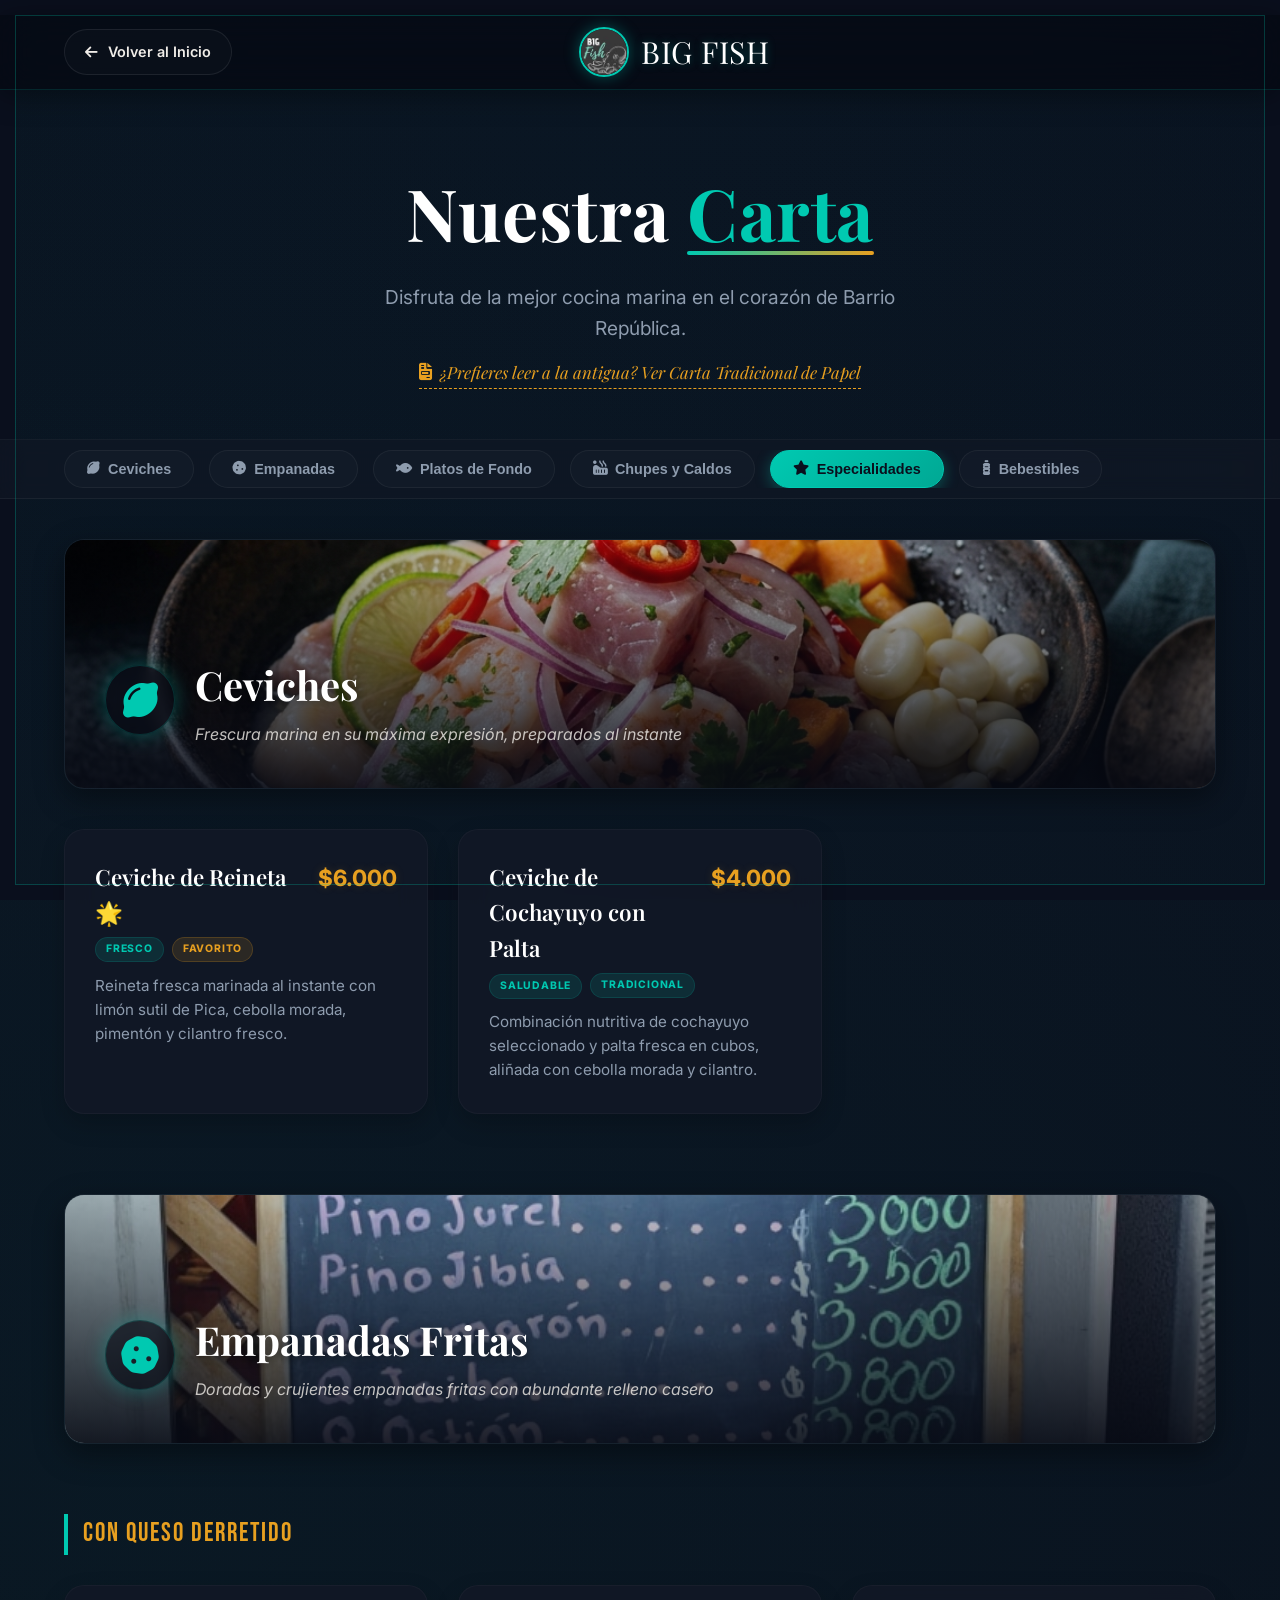
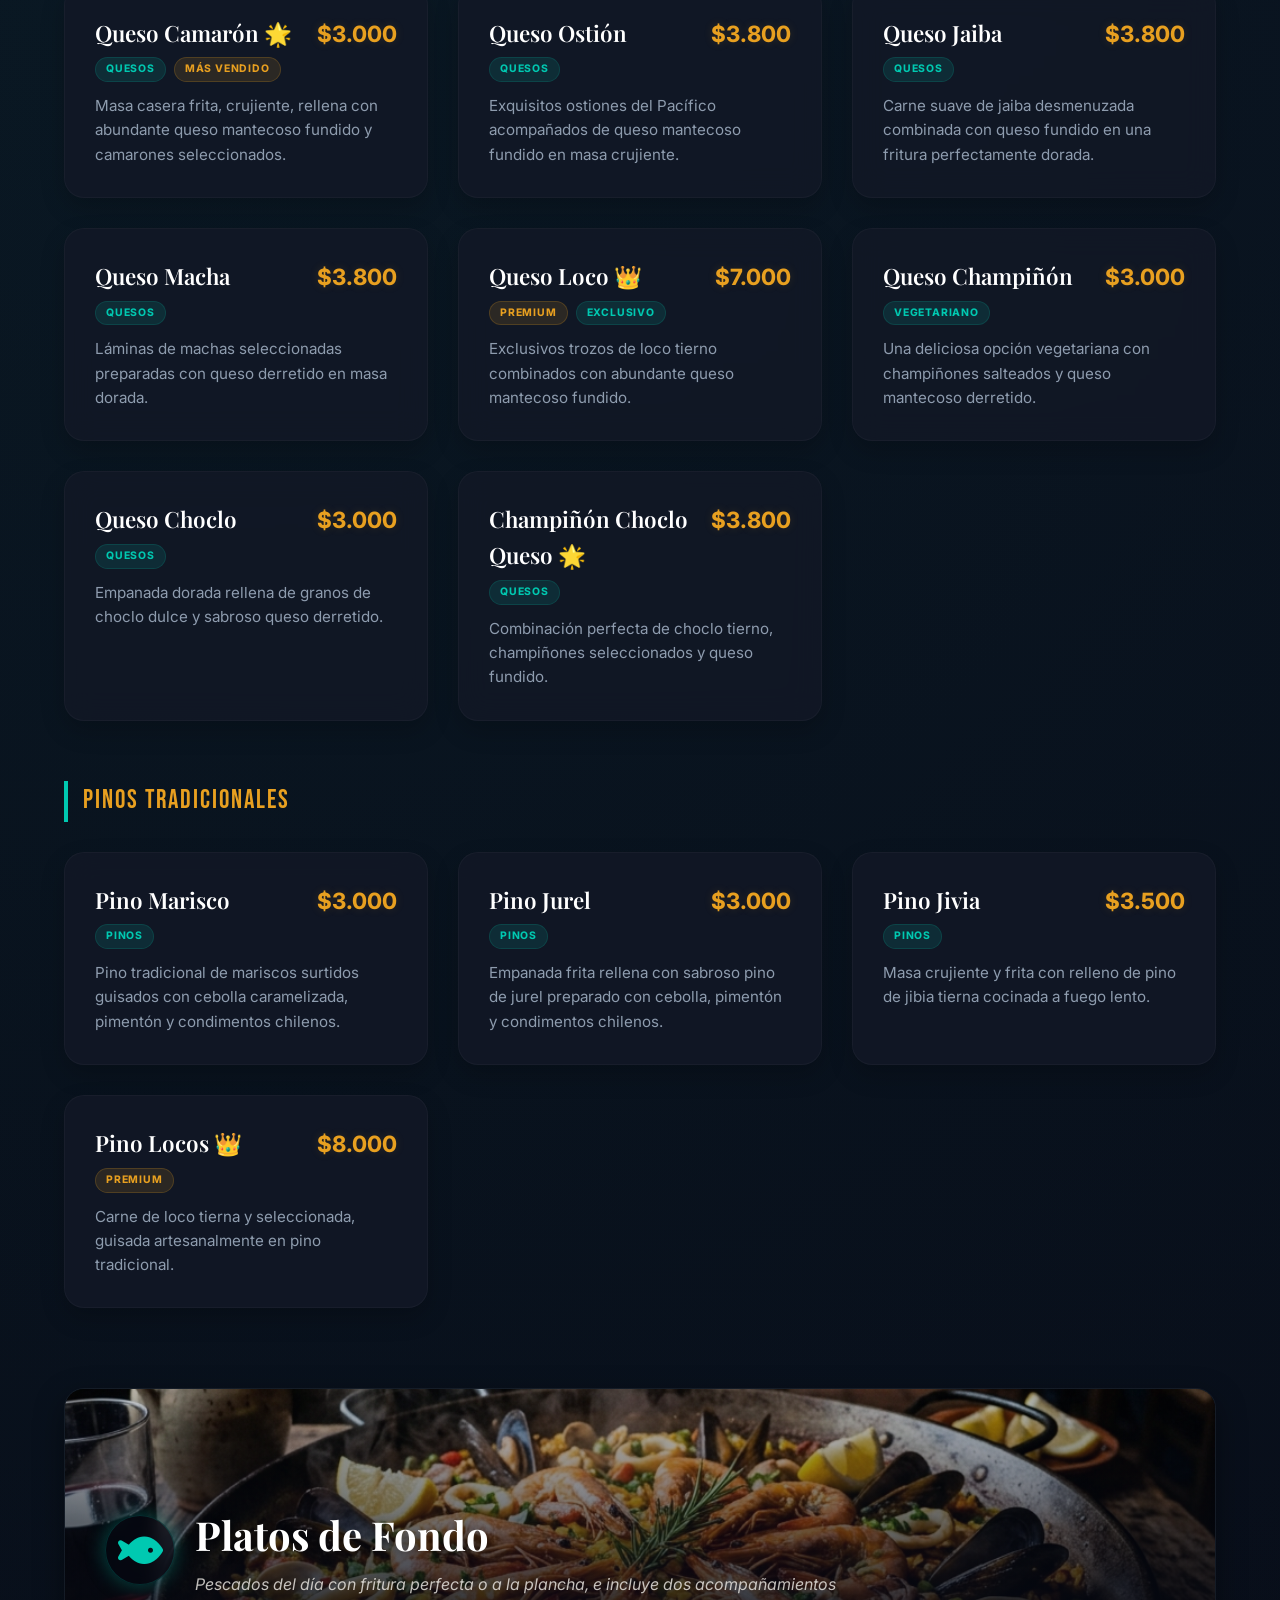
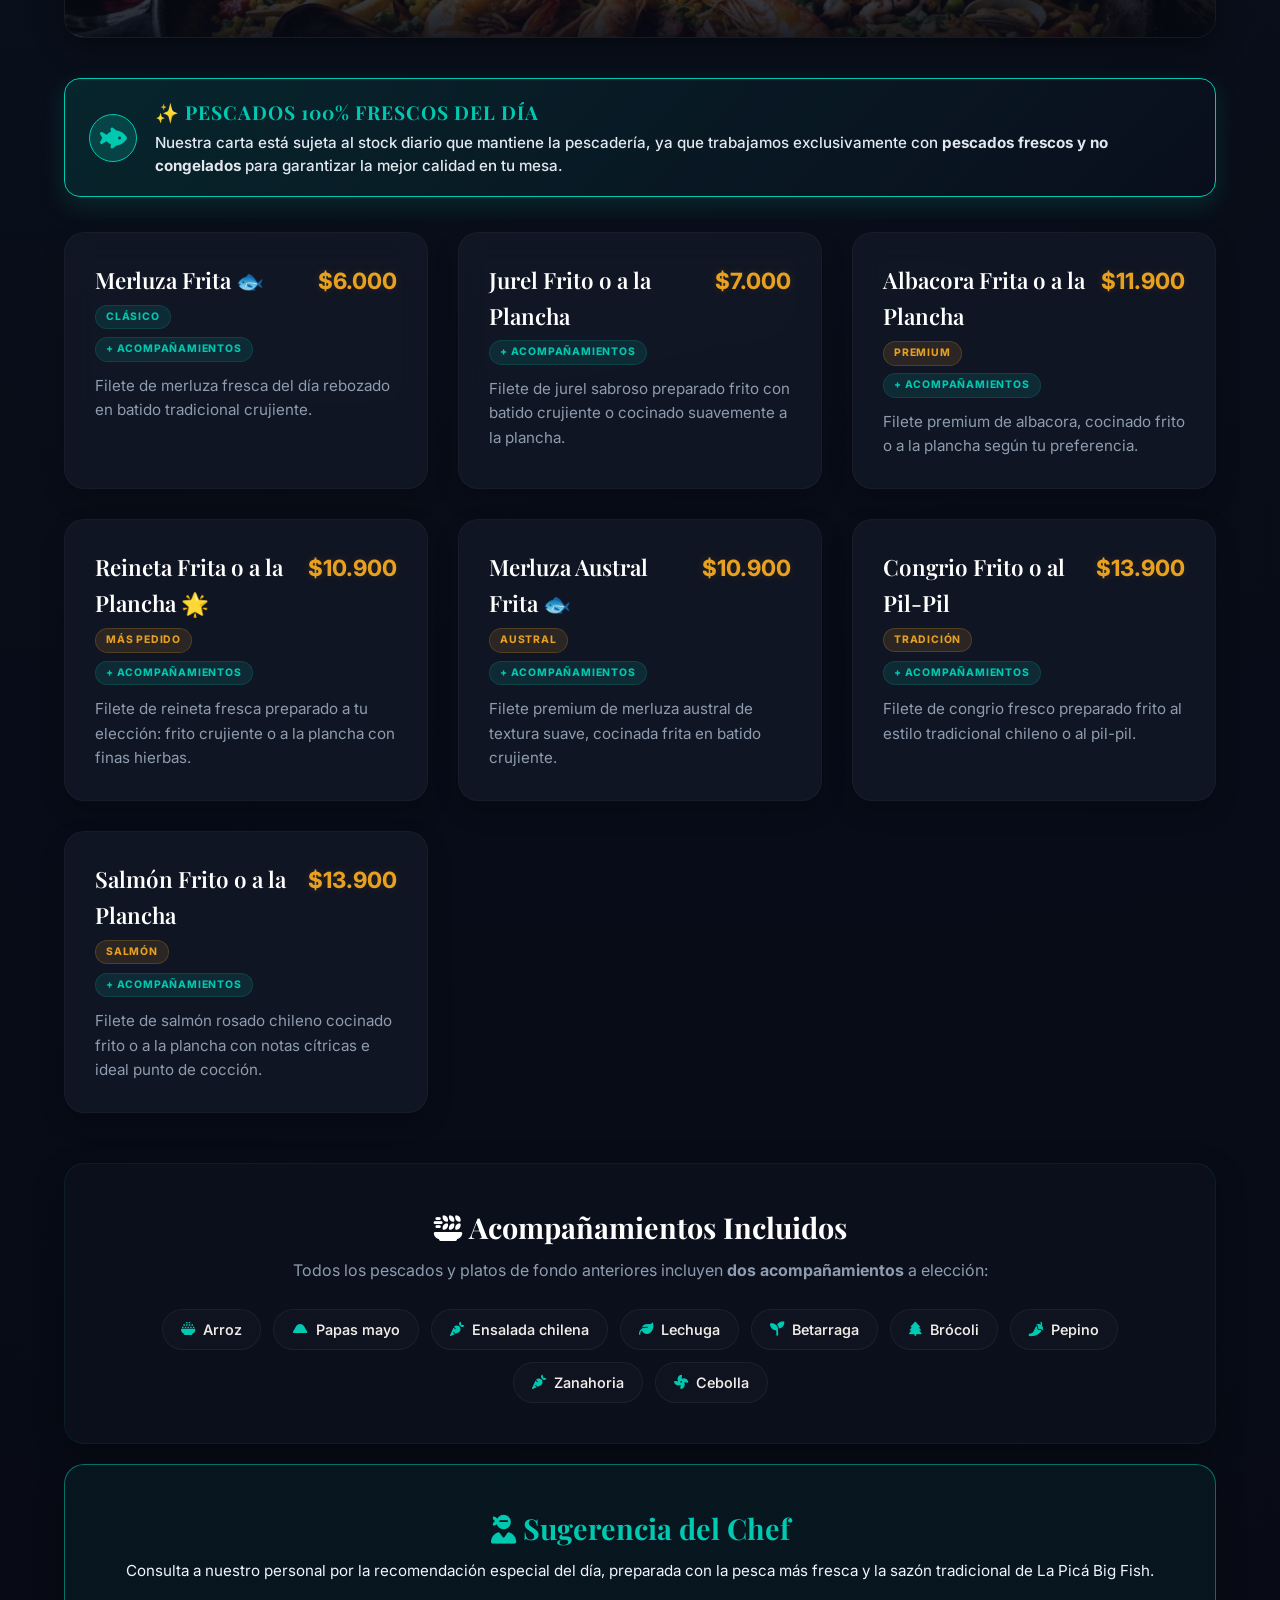
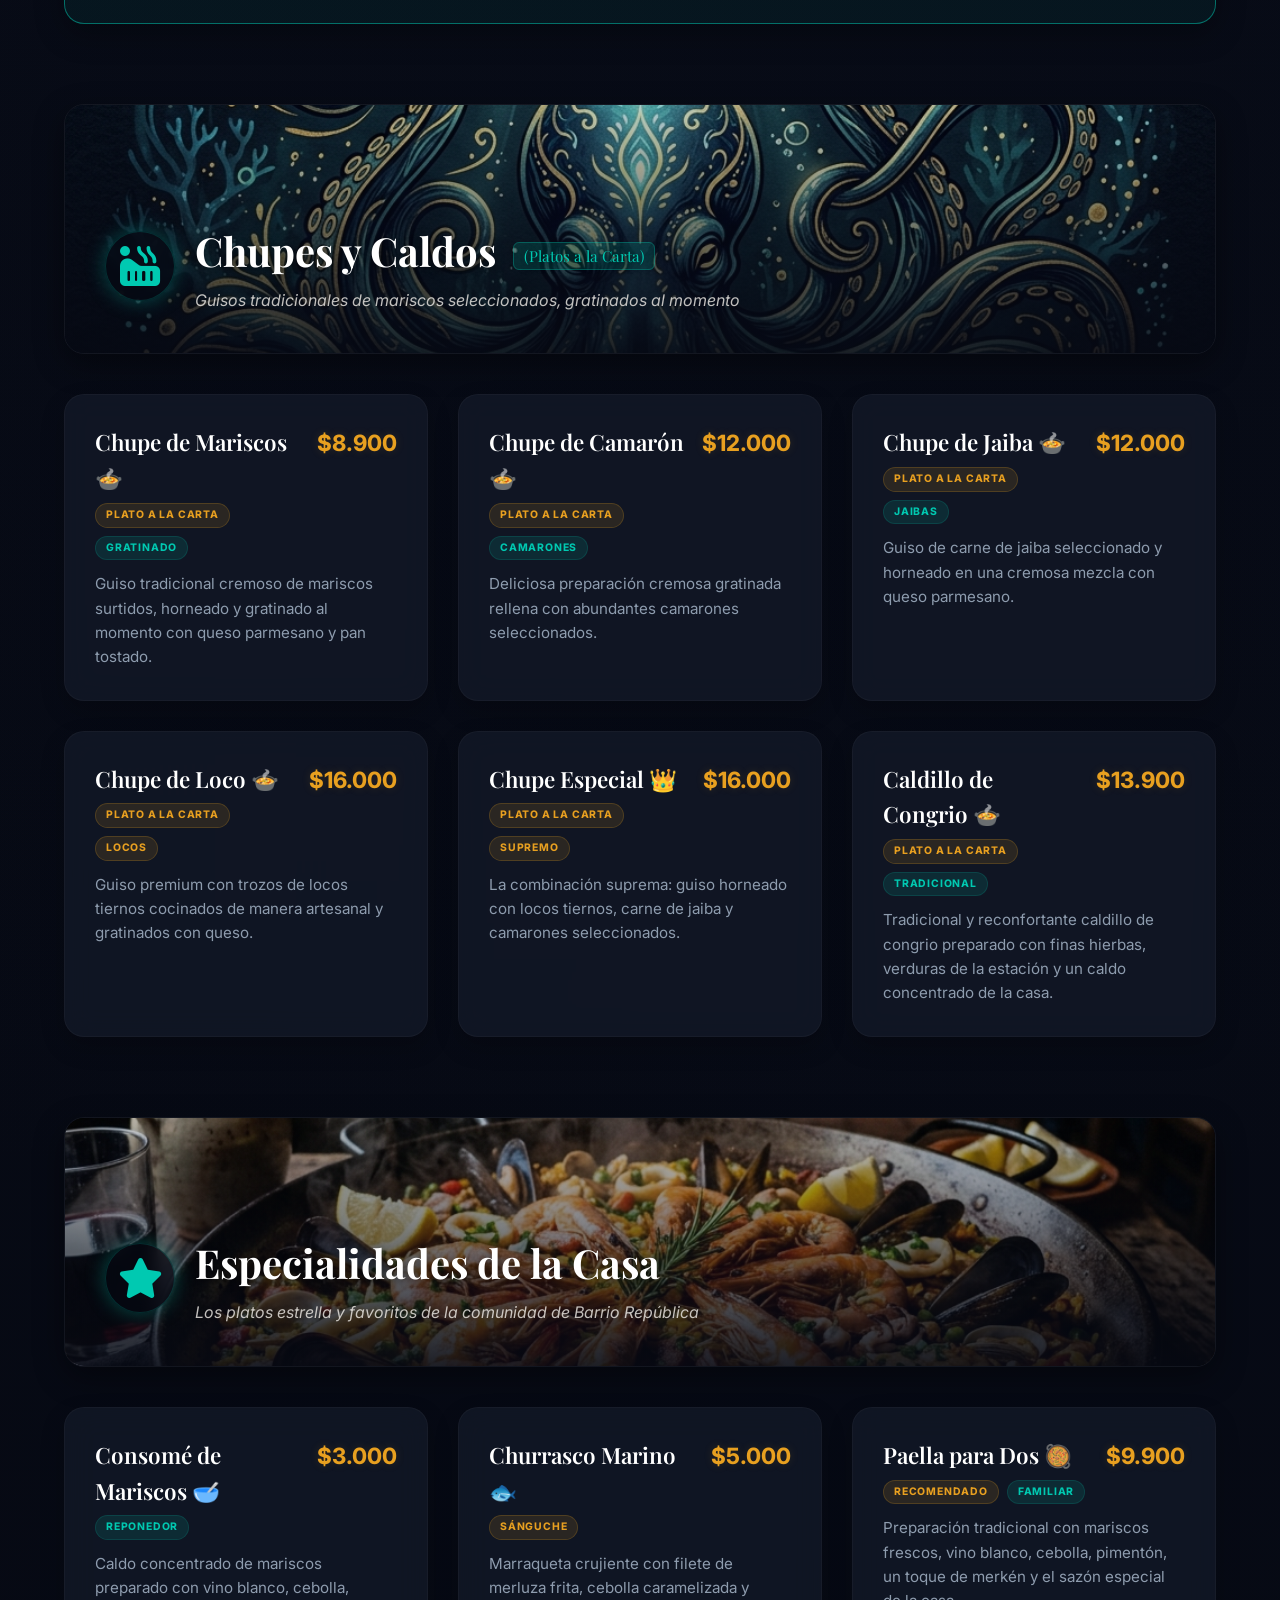
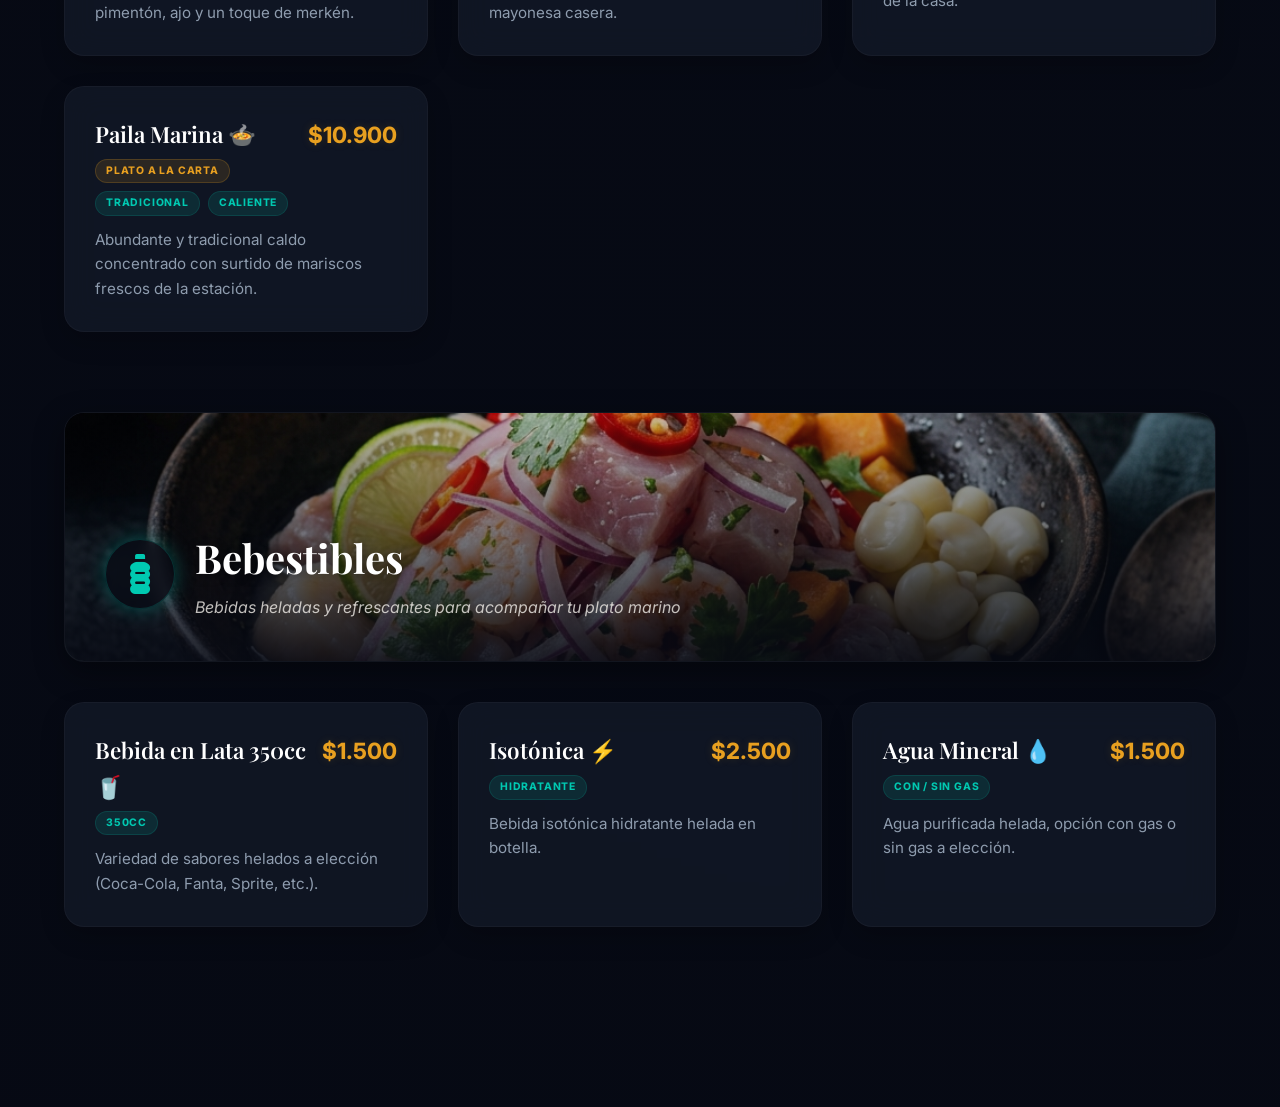
<file: menu.html>
<!DOCTYPE html>
<html lang="es">
<head>
    <meta charset="UTF-8">
    <meta name="viewport" content="width=device-width, initial-scale=1.0">
    <meta http-equiv="Cache-Control" content="no-cache, no-store, must-revalidate">
    <meta http-equiv="Pragma" content="no-cache">
    <meta http-equiv="Expires" content="0">
    <meta name="robots" content="index, follow, max-image-preview:large">
    <meta name="google-site-verification" content="paJQI5s77UBFS3rSUE5eFHIC-3uykL2eFRmnCLuC_-w" />
    <link rel="canonical" href="https://www.lapicabigfish.cl/menu.html">
    <title>Menú Digital | La Picá Big Fish</title>
    <meta name="keywords" content="bigfish, big fish, la pica big fish, lapicabigfish, la pica bigfish, menu digital big fish, restaurante mariscos santiago">
    <meta name="description" content="Nuestra carta completa digitalizada. Ceviches, empanadas, pescados frescos, platos marinos y chupes de La Picá Big Fish (BigFish) en Barrio República.">
    
    <!-- Open Graph / Facebook -->
    <meta property="og:type" content="website">
    <meta property="og:url" content="https://www.lapicabigfish.cl/menu.html">
    <meta property="og:title" content="Menú Digital | La Picá Big Fish (BigFish)">
    <meta property="og:description" content="Nuestra carta completa digitalizada. Ceviches, empanadas, platos marinos y chupes de La Picá Big Fish en Barrio República.">
    <meta property="og:image" content="https://www.lapicabigfish.cl/assets/instagram_profile.jpg">

    <!-- Favicon -->
    <link rel="shortcut icon" href="assets/instagram_profile.jpg" type="image/x-icon">

    <script type="application/ld+json">
    {
        "@context": "https://schema.org",
        "@type": "Restaurant",
        "name": "La Picá Big Fish",
        "alternateName": ["Big Fish", "BigFish", "La Pica Big Fish", "lapicabigfish"],
        "description": "Menú digital de La Picá Big Fish en Barrio República, Santiago.",
        "servesCuisine": ["Mariscos", "Comida Chilena", "Ceviches", "Pescado Frito"],
        "address": {
            "@type": "PostalAddress",
            "addressLocality": "Santiago",
            "addressRegion": "Región Metropolitana",
            "addressCountry": "CL",
            "streetAddress": "Almirante Latorre 315, Barrio República"
        },
        "telephone": "+56922347212",
        "url": "https://www.lapicabigfish.cl/menu.html",
        "priceRange": "$$",
        "image": "https://www.lapicabigfish.cl/assets/instagram_profile.jpg"
    }
    </script>

    <!-- Google Fonts -->
    <link rel="preconnect" href="https://fonts.googleapis.com">
    <link rel="preconnect" href="https://fonts.gstatic.com" crossorigin>
    <link href="https://fonts.googleapis.com/css2?family=Alfa+Slab+One&family=Abril+Fatface&family=Bebas+Neue&family=Inter:wght@300;400;500;600;700&family=Playfair+Display:ital,wght@0,400;0,600;0,700;1,400&display=swap" rel="stylesheet">
    
    <!-- Font Awesome for Icons -->
    <link rel="stylesheet" href="https://cdnjs.cloudflare.com/ajax/libs/font-awesome/6.4.0/css/all.min.css">
    
    <!-- Custom CSS Base -->
    <link rel="stylesheet" href="css/style.css?v=5">
    
    <style>
        /* ==========================================================================
           PREMIUM DYNAMIC STATIC MENU STYLES
           ========================================================================== */
        body {
            background-color: #060913;
            background-image: 
                radial-gradient(circle at 10% 20%, rgba(0, 201, 177, 0.05) 0%, transparent 40%),
                radial-gradient(circle at 90% 80%, rgba(23, 36, 60, 0.04) 0%, transparent 40%),
                radial-gradient(circle at 50% 0%, rgba(23, 36, 60, 0.3) 0%, rgba(6, 9, 19, 0) 80%);
            position: relative;
        }

        /* Ambient background movement */
        body::before {
            content: '';
            position: fixed;
            top: 0;
            left: 0;
            width: 100%;
            height: 100%;
            background: linear-gradient(180deg, rgba(0, 201, 177, 0.01) 0%, transparent 100%);
            pointer-events: none;
            z-index: -1;
            animation: waterGlow 10s ease-in-out infinite alternate;
        }

        @keyframes waterGlow {
            0% { opacity: 0.5; }
            100% { opacity: 1; }
        }

        /* Custom Scrollbar for premium look */
        ::-webkit-scrollbar {
            width: 8px;
        }
        ::-webkit-scrollbar-track {
            background: #060913;
        }
        ::-webkit-scrollbar-thumb {
            background: rgba(0, 201, 177, 0.2);
            border-radius: 4px;
        }
        ::-webkit-scrollbar-thumb:hover {
            background: var(--primary);
        }

        /* Top Header */
        .menu-page-header {
            background: rgba(6, 9, 19, 0.8);
            backdrop-filter: blur(20px);
            -webkit-backdrop-filter: blur(20px);
            border-bottom: 1px solid rgba(0, 201, 177, 0.15);
            position: sticky;
            top: 0;
            z-index: 100;
            padding: 12px 0;
            box-shadow: 0 4px 30px rgba(0,0,0,0.4);
        }

        .menu-header-container {
            max-width: 1200px;
            margin: 0 auto;
            display: flex;
            justify-content: space-between;
            align-items: center;
            padding: 0 24px;
        }

        .btn-back {
            display: flex;
            align-items: center;
            gap: 10px;
            font-size: 0.9rem;
            font-weight: 600;
            color: var(--text-light);
            border: 1px solid rgba(255, 255, 255, 0.08);
            padding: 10px 20px;
            border-radius: 30px;
            background: rgba(255, 255, 255, 0.02);
            transition: var(--transition-smooth);
        }

        .btn-back:hover {
            background: rgba(0, 201, 177, 0.1);
            border-color: var(--primary);
            color: var(--primary);
            box-shadow: 0 0 15px rgba(0, 201, 177, 0.2);
            transform: translateX(-4px);
        }

        .menu-logo {
            display: flex;
            align-items: center;
            gap: 12px;
            margin: 0 auto; /* Center the logo */
            transform: translateX(-50px); /* Offset for the back button to center perfectly */
        }

        .menu-logo-img {
            width: 50px;
            height: 50px;
            border-radius: 50%;
            border: 2px solid var(--primary);
            box-shadow: 0 0 15px var(--primary-glow);
            object-fit: cover;
        }

        .menu-logo-text {
            font-family: var(--font-heading);
            font-size: 1.9rem;
            letter-spacing: 0.5px;
            color: var(--white);
            text-shadow: 0 0 10px var(--primary-glow);
            text-transform: uppercase;
        }

        /* Banner Hero */
        .menu-banner {
            text-align: center;
            padding: 80px 24px 50px 24px;
            position: relative;
        }

        .menu-banner-title {
            font-family: var(--font-heading);
            font-size: 4.5rem;
            font-weight: 700;
            color: var(--white);
            margin-bottom: 12px;
            letter-spacing: 0.5px;
        }

        .menu-banner-title span {
            color: var(--primary);
            position: relative;
        }

        .menu-banner-title span::after {
            content: '';
            position: absolute;
            bottom: 5px;
            left: 0;
            width: 100%;
            height: 4px;
            background: linear-gradient(90deg, var(--primary), var(--secondary));
            border-radius: 2px;
        }

        .menu-banner-subtitle {
            color: var(--text-muted);
            font-size: 1.2rem;
            max-width: 600px;
            margin: 0 auto;
            line-height: 1.6;
        }

        /* Category Filter Navigation Bar (Sticky under header) */
        .category-nav-bar {
            background: rgba(18, 24, 38, 0.6);
            backdrop-filter: blur(12px);
            -webkit-backdrop-filter: blur(12px);
            border-top: 1px solid rgba(255, 255, 255, 0.03);
            border-bottom: 1px solid rgba(255, 255, 255, 0.05);
            position: sticky;
            top: 75px;
            z-index: 99;
            padding: 10px 0;
        }

        .category-nav-container {
            max-width: 1200px;
            margin: 0 auto;
            display: flex;
            gap: 15px;
            overflow-x: auto;
            padding: 0 24px;
            scrollbar-width: none; /* Hide scrollbar for Firefox */
        }

        .category-nav-container::-webkit-scrollbar {
            display: none; /* Hide scrollbar for Chrome/Safari */
        }

        .category-nav-btn {
            background: rgba(255, 255, 255, 0.02);
            border: 1px solid rgba(255, 255, 255, 0.05);
            color: var(--text-muted);
            padding: 10px 22px;
            border-radius: 40px;
            font-size: 0.9rem;
            font-weight: 600;
            cursor: pointer;
            white-space: nowrap;
            display: flex;
            align-items: center;
            gap: 8px;
            transition: var(--transition-smooth);
        }

        .category-nav-btn:hover {
            color: var(--white);
            border-color: rgba(255, 255, 255, 0.15);
            background: rgba(255, 255, 255, 0.05);
        }

        .category-nav-btn.active {
            background: linear-gradient(135deg, var(--primary) 0%, #00a894 100%);
            border-color: var(--primary);
            color: var(--bg-dark);
            box-shadow: 0 4px 15px var(--primary-glow);
        }

        /* Menu layout content */
        .menu-section-wrapper {
            max-width: 1200px;
            margin: 0 auto;
            padding: 40px 24px 100px 24px;
        }

        .category-block {
            margin-bottom: 80px;
            scroll-margin-top: 160px; /* Offset for sticky headers */
        }

        .category-header-banner {
            position: relative;
            border-radius: 20px;
            overflow: hidden;
            height: 250px;
            margin-bottom: 40px;
            border: 1px solid rgba(255, 255, 255, 0.05);
            box-shadow: 0 10px 30px rgba(0,0,0,0.4);
            display: flex;
            align-items: flex-end;
            padding: 40px;
        }

        .category-banner-overlay {
            position: absolute;
            top: 0;
            left: 0;
            width: 100%;
            height: 100%;
            background: linear-gradient(180deg, rgba(6, 9, 19, 0.2) 0%, rgba(6, 9, 19, 0.9) 100%);
            z-index: 1;
        }

        .category-banner-img {
            position: absolute;
            top: 0;
            left: 0;
            width: 100%;
            height: 100%;
            object-fit: cover;
            transition: transform 8s ease;
        }

        .category-header-banner:hover .category-banner-img {
            transform: scale(1.06);
        }

        .category-banner-content {
            position: relative;
            z-index: 2;
            display: flex;
            align-items: center;
            gap: 20px;
        }

        .category-banner-icon {
            font-size: 2.5rem;
            color: var(--primary);
            background: rgba(6, 9, 19, 0.6);
            backdrop-filter: blur(8px);
            width: 70px;
            height: 70px;
            border-radius: 50%;
            display: flex;
            align-items: center;
            justify-content: center;
            border: 1px solid rgba(0, 201, 177, 0.2);
            box-shadow: 0 0 20px var(--primary-glow);
        }

        .category-banner-text h2 {
            font-family: var(--font-heading);
            font-size: 2.5rem;
            color: var(--white);
            margin-bottom: 5px;
            text-shadow: 0 2px 10px rgba(0,0,0,0.5);
        }

        .category-banner-text p {
            color: var(--text-light);
            font-size: 1rem;
            opacity: 0.8;
            font-style: italic;
        }

        .menu-grid-layout {
            display: grid;
            grid-template-columns: repeat(auto-fill, minmax(360px, 1fr));
            gap: 30px;
        }

        /* Premium Item Card */
        .item-card {
            background: var(--bg-card);
            backdrop-filter: blur(15px);
            -webkit-backdrop-filter: blur(15px);
            border: 1px solid rgba(255, 255, 255, 0.03);
            border-radius: 20px;
            padding: 30px;
            display: flex;
            flex-direction: column;
            justify-content: space-between;
            transition: var(--transition-smooth);
            position: relative;
            overflow: hidden;
            box-shadow: 0 10px 25px rgba(0, 0, 0, 0.2);
        }

        /* Subtle glowing card border on hover */
        .item-card::before {
            content: '';
            position: absolute;
            top: 0;
            left: 0;
            width: 100%;
            height: 100%;
            background: linear-gradient(135deg, rgba(0, 201, 177, 0.08) 0%, rgba(232, 160, 32, 0.05) 100%);
            opacity: 0;
            transition: var(--transition-smooth);
            z-index: -1;
        }

        .item-card:hover {
            border-color: rgba(0, 201, 177, 0.25);
            transform: translateY(-6px);
            box-shadow: 0 15px 35px rgba(0, 201, 177, 0.15);
        }

        .item-card:hover::before {
            opacity: 1;
        }

        .item-info {
            /* No margin bottom needed as there is no button below */
        }

        .item-header {
            display: flex;
            justify-content: space-between;
            align-items: flex-start;
            gap: 15px;
            margin-bottom: 12px;
        }

        .item-name-group {
            display: flex;
            flex-direction: column;
            gap: 6px;
        }

        .item-name {
            font-family: var(--font-heading);
            font-size: 1.4rem;
            color: var(--white);
            font-weight: 600;
        }

        .item-tag-row {
            display: flex;
            gap: 8px;
            flex-wrap: wrap;
        }

        .item-tag {
            font-size: 0.65rem;
            font-weight: 750;
            text-transform: uppercase;
            background: rgba(0, 201, 177, 0.12);
            color: var(--primary);
            padding: 3px 10px;
            border-radius: 20px;
            letter-spacing: 0.8px;
            border: 1px solid rgba(0, 201, 177, 0.15);
        }

        .item-tag.premium {
            background: rgba(232, 160, 32, 0.12);
            color: var(--secondary);
            border-color: rgba(232, 160, 32, 0.2);
        }

        .item-price {
            font-size: 1.4rem;
            font-weight: 750;
            color: var(--secondary);
            white-space: nowrap;
            text-shadow: 0 0 10px rgba(232, 160, 32, 0.15);
        }

        .item-desc {
            font-size: 0.95rem;
            color: var(--text-muted);
            line-height: 1.6;
        }

        /* Sub-category separator */
        .subcategory-divider {
            grid-column: 1 / -1;
            font-family: var(--font-accent);
            font-size: 1.6rem;
            color: var(--secondary);
            letter-spacing: 2px;
            margin-top: 30px;
            border-left: 4px solid var(--primary);
            padding-left: 15px;
            text-transform: uppercase;
        }

        /* Accompaniments styling inside grid layout */
        .acomp-section {
            background: rgba(18, 24, 38, 0.4);
            border: 1px solid rgba(0, 201, 177, 0.08);
            border-radius: 20px;
            padding: 40px;
            margin-top: 50px;
            text-align: center;
            position: relative;
            overflow: hidden;
            box-shadow: 0 10px 30px rgba(0,0,0,0.3);
        }

        .acomp-title {
            font-family: var(--font-heading);
            font-size: 1.8rem;
            color: var(--white);
            margin-bottom: 8px;
        }

        .acomp-desc {
            color: var(--text-muted);
            font-size: 1rem;
            margin-bottom: 25px;
        }

        .acomp-tags {
            display: flex;
            flex-wrap: wrap;
            gap: 12px;
            justify-content: center;
        }

        .acomp-item {
            background: rgba(255, 255, 255, 0.02);
            border: 1px solid rgba(255, 255, 255, 0.05);
            padding: 8px 18px;
            border-radius: 30px;
            font-size: 0.9rem;
            font-weight: 550;
            color: var(--text-light);
            display: flex;
            align-items: center;
            gap: 8px;
            transition: var(--transition-smooth);
        }

        .acomp-item:hover {
            background: rgba(0, 201, 177, 0.05);
            border-color: var(--primary);
            transform: scale(1.03);
        }

        .acomp-item i {
            color: var(--primary);
        }

        /* Responsive adjustments */
        @media (max-width: 768px) {
            .menu-page-header {
                padding: 10px 0;
            }
            .menu-logo {
                transform: translateX(0); /* Reset offset on mobile for better wrapping */
                margin: 0 auto 0 10px;
            }
            .menu-banner-title {
                font-size: 3rem;
            }
            .category-header-banner {
                height: 180px;
                padding: 25px;
            }
            .category-banner-text h2 {
                font-size: 1.8rem;
            }
            .category-banner-icon {
                width: 55px;
                height: 55px;
                font-size: 1.8rem;
            }
            .menu-grid-layout {
                grid-template-columns: 1fr;
            }
        }
    </style>
</head>
<body>

    <!-- Header bar -->
    <header class="menu-page-header">
        <div class="menu-header-container">
            <a href="index.html" class="btn-back">
                <i class="fa-solid fa-arrow-left"></i> Volver al Inicio
            </a>
            <div class="menu-logo">
                <img src="assets/instagram_profile.jpg" alt="Logo Big Fish" class="menu-logo-img">
                <span class="menu-logo-text">BIG FISH</span>
            </div>
        </div>
    </header>

    <!-- Banner -->
    <section class="menu-banner">
        <h1 class="menu-banner-title">Nuestra <span>Carta</span></h1>
        <p class="menu-banner-subtitle">Disfruta de la mejor cocina marina en el corazón de Barrio República.</p>
        <div style="margin-top: 15px;">
            <a href="carta_tradicional.html" style="display: inline-flex; align-items: center; gap: 8px; color: var(--secondary); font-family: var(--font-serif); font-size: 1.05rem; font-style: italic; text-decoration: none; border-bottom: 1.5px dashed var(--secondary); padding-bottom: 2px; transition: all 0.3s ease;">
                <i class="fa-solid fa-file-invoice"></i> ¿Prefieres leer a la antigua? Ver Carta Tradicional de Papel
            </a>
        </div>
    </section>

    <!-- Sticky Navigation Filter Bar -->
    <nav class="category-nav-bar">
        <div class="category-nav-container">
            <button class="category-nav-btn active" onclick="scrollToSection('ceviches-sec', this)"><i class="fa-solid fa-lemon"></i> Ceviches</button>
            <button class="category-nav-btn" onclick="scrollToSection('empanadas-sec', this)"><i class="fa-solid fa-cookie"></i> Empanadas</button>
            <button class="category-nav-btn" onclick="scrollToSection('platos-sec', this)"><i class="fa-solid fa-fish"></i> Platos de Fondo</button>
            <button class="category-nav-btn" onclick="scrollToSection('chupes-sec', this)"><i class="fa-solid fa-hot-tub-person"></i> Chupes y Caldos</button>
            <button class="category-nav-btn" onclick="scrollToSection('especialidades-sec', this)"><i class="fa-solid fa-star"></i> Especialidades</button>
            <button class="category-nav-btn" onclick="scrollToSection('bebestibles-sec', this)"><i class="fa-solid fa-bottle-water"></i> Bebestibles</button>
        </div>
    </nav>

    <!-- Menu Sections Wrapper -->
    <main class="menu-section-wrapper">

        <!-- 1. CEVICHES -->
        <section class="category-block" id="ceviches-sec">
            <div class="category-header-banner">
                <div class="category-banner-overlay"></div>
                <img src="assets/hero_ceviche.png" alt="Ceviches frescos" class="category-banner-img">
                <div class="category-banner-content">
                    <div class="category-banner-icon"><i class="fa-solid fa-lemon"></i></div>
                    <div class="category-banner-text">
                        <h2>Ceviches</h2>
                        <p>Frescura marina en su máxima expresión, preparados al instante</p>
                    </div>
                </div>
            </div>
            
            <div class="menu-grid-layout">
                <!-- Reineta -->
                <div class="item-card">
                    <div class="item-info">
                        <div class="item-header">
                            <div class="item-name-group">
                                <h3 class="item-name">Ceviche de Reineta 🌟</h3>
                                <div class="item-tag-row">
                                    <span class="item-tag">Fresco</span>
                                    <span class="item-tag premium">Favorito</span>
                                </div>
                            </div>
                            <span class="item-price">$6.000</span>
                        </div>
                        <p class="item-desc">Reineta fresca marinada al instante con limón sutil de Pica, cebolla morada, pimentón y cilantro fresco.</p>
                    </div>
                </div>
                <!-- Cochayuyo Palta -->
                <div class="item-card">
                    <div class="item-info">
                        <div class="item-header">
                            <div class="item-name-group">
                                <h3 class="item-name">Ceviche de Cochayuyo con Palta</h3>
                                <div class="item-tag-row">
                                    <span class="item-tag">Saludable</span>
                                    <span class="item-tag">Tradicional</span>
                                </div>
                            </div>
                            <span class="item-price">$4.000</span>
                        </div>
                        <p class="item-desc">Combinación nutritiva de cochayuyo seleccionado y palta fresca en cubos, aliñada con cebolla morada y cilantro.</p>
                    </div>
                </div>
            </div>
        </section>

        <!-- 2. EMPANADAS -->
        <section class="category-block" id="empanadas-sec">
            <div class="category-header-banner">
                <div class="category-banner-overlay"></div>
                <img src="assets/empanadas.jpg" alt="Pizarrón de empanadas" class="category-banner-img">
                <div class="category-banner-content">
                    <div class="category-banner-icon"><i class="fa-solid fa-cookie"></i></div>
                    <div class="category-banner-text">
                        <h2>Empanadas Fritas</h2>
                        <p>Doradas y crujientes empanadas fritas con abundante relleno casero</p>
                    </div>
                </div>
            </div>
            
            <div class="menu-grid-layout">
                
                <!-- Subcategory: QUESOS -->
                <div class="subcategory-divider">Con Queso Derretido</div>

                <!-- Queso Camarón -->
                <div class="item-card">
                    <div class="item-info">
                        <div class="item-header">
                            <div class="item-name-group">
                                <h3 class="item-name">Queso Camarón 🌟</h3>
                                <div class="item-tag-row">
                                    <span class="item-tag">Quesos</span>
                                    <span class="item-tag premium">Más Vendido</span>
                                </div>
                            </div>
                            <span class="item-price">$3.000</span>
                        </div>
                        <p class="item-desc">Masa casera frita, crujiente, rellena con abundante queso mantecoso fundido y camarones seleccionados.</p>
                    </div>
                </div>
                <!-- Queso Ostión -->
                <div class="item-card">
                    <div class="item-info">
                        <div class="item-header">
                            <div class="item-name-group">
                                <h3 class="item-name">Queso Ostión</h3>
                                <div class="item-tag-row">
                                    <span class="item-tag">Quesos</span>
                                </div>
                            </div>
                            <span class="item-price">$3.800</span>
                        </div>
                        <p class="item-desc">Exquisitos ostiones del Pacífico acompañados de queso mantecoso fundido en masa crujiente.</p>
                    </div>
                </div>
                <!-- Queso Jaiba -->
                <div class="item-card">
                    <div class="item-info">
                        <div class="item-header">
                            <div class="item-name-group">
                                <h3 class="item-name">Queso Jaiba</h3>
                                <div class="item-tag-row">
                                    <span class="item-tag">Quesos</span>
                                </div>
                            </div>
                            <span class="item-price">$3.800</span>
                        </div>
                        <p class="item-desc">Carne suave de jaiba desmenuzada combinada con queso fundido en una fritura perfectamente dorada.</p>
                    </div>
                </div>
                <!-- Queso Macha -->
                <div class="item-card">
                    <div class="item-info">
                        <div class="item-header">
                            <div class="item-name-group">
                                <h3 class="item-name">Queso Macha</h3>
                                <div class="item-tag-row">
                                    <span class="item-tag">Quesos</span>
                                </div>
                            </div>
                            <span class="item-price">$3.800</span>
                        </div>
                        <p class="item-desc">Láminas de machas seleccionadas preparadas con queso derretido en masa dorada.</p>
                    </div>
                </div>
                <!-- Queso Loco -->
                <div class="item-card">
                    <div class="item-info">
                        <div class="item-header">
                            <div class="item-name-group">
                                <h3 class="item-name">Queso Loco 👑</h3>
                                <div class="item-tag-row">
                                    <span class="item-tag premium">Premium</span>
                                    <span class="item-tag">Exclusivo</span>
                                </div>
                            </div>
                            <span class="item-price">$7.000</span>
                        </div>
                        <p class="item-desc">Exclusivos trozos de loco tierno combinados con abundante queso mantecoso fundido.</p>
                    </div>
                </div>
                <!-- Queso Champiñón -->
                <div class="item-card">
                    <div class="item-info">
                        <div class="item-header">
                            <div class="item-name-group">
                                <h3 class="item-name">Queso Champiñón</h3>
                                <div class="item-tag-row">
                                    <span class="item-tag">Vegetariano</span>
                                </div>
                            </div>
                            <span class="item-price">$3.000</span>
                        </div>
                        <p class="item-desc">Una deliciosa opción vegetariana con champiñones salteados y queso mantecoso derretido.</p>
                    </div>
                </div>
                <!-- Queso Choclo -->
                <div class="item-card">
                    <div class="item-info">
                        <div class="item-header">
                            <div class="item-name-group">
                                <h3 class="item-name">Queso Choclo</h3>
                                <div class="item-tag-row">
                                    <span class="item-tag">Quesos</span>
                                </div>
                            </div>
                            <span class="item-price">$3.000</span>
                        </div>
                        <p class="item-desc">Empanada dorada rellena de granos de choclo dulce y sabroso queso derretido.</p>
                    </div>
                </div>
                <!-- Champiñón Choclo Queso -->
                <div class="item-card">
                    <div class="item-info">
                        <div class="item-header">
                            <div class="item-name-group">
                                <h3 class="item-name">Champiñón Choclo Queso 🌟</h3>
                                <div class="item-tag-row">
                                    <span class="item-tag">Quesos</span>
                                </div>
                            </div>
                            <span class="item-price">$3.800</span>
                        </div>
                        <p class="item-desc">Combinación perfecta de choclo tierno, champiñones seleccionados y queso fundido.</p>
                    </div>
                </div>

                <!-- Subcategory: PINOS -->
                <div class="subcategory-divider">Pinos Tradicionales</div>

                <!-- Pino Marisco -->
                <div class="item-card">
                    <div class="item-info">
                        <div class="item-header">
                            <div class="item-name-group">
                                <h3 class="item-name">Pino Marisco</h3>
                                <div class="item-tag-row">
                                    <span class="item-tag">Pinos</span>
                                </div>
                            </div>
                            <span class="item-price">$3.000</span>
                        </div>
                        <p class="item-desc">Pino tradicional de mariscos surtidos guisados con cebolla caramelizada, pimentón y condimentos chilenos.</p>
                    </div>
                </div>
                <!-- Pino Jurel -->
                <div class="item-card">
                    <div class="item-info">
                        <div class="item-header">
                            <div class="item-name-group">
                                <h3 class="item-name">Pino Jurel</h3>
                                <div class="item-tag-row">
                                    <span class="item-tag">Pinos</span>
                                </div>
                            </div>
                            <span class="item-price">$3.000</span>
                        </div>
                        <p class="item-desc">Empanada frita rellena con sabroso pino de jurel preparado con cebolla, pimentón y condimentos chilenos.</p>
                    </div>
                </div>
                <!-- Pino Jivia -->
                <div class="item-card">
                    <div class="item-info">
                        <div class="item-header">
                            <div class="item-name-group">
                                <h3 class="item-name">Pino Jivia</h3>
                                <div class="item-tag-row">
                                    <span class="item-tag">Pinos</span>
                                </div>
                            </div>
                            <span class="item-price">$3.500</span>
                        </div>
                        <p class="item-desc">Masa crujiente y frita con relleno de pino de jibia tierna cocinada a fuego lento.</p>
                    </div>
                </div>
                <!-- Pino Locos -->
                <div class="item-card">
                    <div class="item-info">
                        <div class="item-header">
                            <div class="item-name-group">
                                <h3 class="item-name">Pino Locos 👑</h3>
                                <div class="item-tag-row">
                                    <span class="item-tag premium">Premium</span>
                                </div>
                            </div>
                            <span class="item-price">$8.000</span>
                        </div>
                        <p class="item-desc">Carne de loco tierna y seleccionada, guisada artesanalmente en pino tradicional.</p>
                    </div>
                </div>

            </div>
        </section>

        <!-- 3. PLATOS DE FONDO -->
        <section class="category-block" id="platos-sec">
            <div class="category-header-banner">
                <div class="category-banner-overlay"></div>
                <img src="assets/paella_dish.png" alt="Platos con pescado" class="category-banner-img">
                <div class="category-banner-content">
                    <div class="category-banner-icon"><i class="fa-solid fa-fish"></i></div>
                    <div class="category-banner-text">
                        <h2>Platos de Fondo</h2>
                        <p>Pescados del día con fritura perfecta o a la plancha, e incluye dos acompañamientos</p>
                    </div>
                </div>
            </div>
            
            <div class="fresh-fish-banner" style="background: linear-gradient(135deg, rgba(0, 201, 177, 0.12) 0%, rgba(10, 15, 29, 0.95) 100%); border: 1.5px solid #00c9b1; border-radius: 16px; padding: 18px 24px; margin: 25px 0 35px 0; box-shadow: 0 8px 25px rgba(0, 201, 177, 0.15); display: flex; align-items: center; gap: 18px;">
                <div style="background: rgba(0, 201, 177, 0.2); width: 48px; height: 48px; border-radius: 50%; display: flex; align-items: center; justify-content: center; flex-shrink: 0; border: 1.5px solid #00c9b1;">
                    <i class="fa-solid fa-fish-fins" style="font-size: 1.5rem; color: #00c9b1;"></i>
                </div>
                <div>
                    <h4 style="color: #00c9b1; font-family: var(--font-heading, 'Bebas Neue', sans-serif); font-size: 1.2rem; letter-spacing: 1px; margin: 0 0 4px 0; text-transform: uppercase;">
                        ✨ Pescados 100% Frescos del Día
                    </h4>
                    <p style="color: #e2e8f0; font-size: 0.95rem; margin: 0; line-height: 1.5; font-weight: 500;">
                        Nuestra carta está sujeta al stock diario que mantiene la pescadería, ya que trabajamos exclusivamente con <strong>pescados frescos y no congelados</strong> para garantizar la mejor calidad en tu mesa.
                    </p>
                </div>
            </div>

            <div class="menu-grid-layout">
                <!-- Merluza -->
                <div class="item-card">
                    <div class="item-info">
                        <div class="item-header">
                            <div class="item-name-group">
                                <h3 class="item-name">Merluza Frita 🐟</h3>
                                <div class="item-tag-row">
                                    <span class="item-tag">Clásico</span>
                                    <span class="item-tag">+ Acompañamientos</span>
                                </div>
                            </div>
                            <span class="item-price">$6.000</span>
                        </div>
                        <p class="item-desc">Filete de merluza fresca del día rebozado en batido tradicional crujiente.</p>
                    </div>
                </div>
                <!-- Jurel -->
                <div class="item-card">
                    <div class="item-info">
                        <div class="item-header">
                            <div class="item-name-group">
                                <h3 class="item-name">Jurel Frito o a la Plancha</h3>
                                <div class="item-tag-row">
                                    <span class="item-tag">+ Acompañamientos</span>
                                </div>
                            </div>
                            <span class="item-price">$7.000</span>
                        </div>
                        <p class="item-desc">Filete de jurel sabroso preparado frito con batido crujiente o cocinado suavemente a la plancha.</p>
                    </div>
                </div>
                <!-- Albacora -->
                <div class="item-card">
                    <div class="item-info">
                        <div class="item-header">
                            <div class="item-name-group">
                                <h3 class="item-name">Albacora Frita o a la Plancha</h3>
                                <div class="item-tag-row">
                                    <span class="item-tag premium">Premium</span>
                                    <span class="item-tag">+ Acompañamientos</span>
                                </div>
                            </div>
                            <span class="item-price">$11.900</span>
                        </div>
                        <p class="item-desc">Filete premium de albacora, cocinado frito o a la plancha según tu preferencia.</p>
                    </div>
                </div>
                <!-- Reineta -->
                <div class="item-card">
                    <div class="item-info">
                        <div class="item-header">
                            <div class="item-name-group">
                                <h3 class="item-name">Reineta Frita o a la Plancha 🌟</h3>
                                <div class="item-tag-row">
                                    <span class="item-tag premium">Más Pedido</span>
                                    <span class="item-tag">+ Acompañamientos</span>
                                </div>
                            </div>
                            <span class="item-price">$10.900</span>
                        </div>
                        <p class="item-desc">Filete de reineta fresca preparado a tu elección: frito crujiente o a la plancha con finas hierbas.</p>
                    </div>
                </div>
                <!-- Merluza Austral -->
                <div class="item-card">
                    <div class="item-info">
                        <div class="item-header">
                            <div class="item-name-group">
                                <h3 class="item-name">Merluza Austral Frita 🐟</h3>
                                <div class="item-tag-row">
                                    <span class="item-tag premium">Austral</span>
                                    <span class="item-tag">+ Acompañamientos</span>
                                </div>
                            </div>
                            <span class="item-price">$10.900</span>
                        </div>
                        <p class="item-desc">Filete premium de merluza austral de textura suave, cocinada frita en batido crujiente.</p>
                    </div>
                </div>
                <!-- Congrio -->
                <div class="item-card">
                    <div class="item-info">
                        <div class="item-header">
                            <div class="item-name-group">
                                <h3 class="item-name">Congrio Frito o al Pil-Pil</h3>
                                <div class="item-tag-row">
                                    <span class="item-tag premium">Tradición</span>
                                    <span class="item-tag">+ Acompañamientos</span>
                                </div>
                            </div>
                            <span class="item-price">$13.900</span>
                        </div>
                        <p class="item-desc">Filete de congrio fresco preparado frito al estilo tradicional chileno o al pil-pil.</p>
                    </div>
                </div>
                <!-- Salmon -->
                <div class="item-card">
                    <div class="item-info">
                        <div class="item-header">
                            <div class="item-name-group">
                                <h3 class="item-name">Salmón Frito o a la Plancha</h3>
                                <div class="item-tag-row">
                                    <span class="item-tag premium">Salmón</span>
                                    <span class="item-tag">+ Acompañamientos</span>
                                </div>
                            </div>
                            <span class="item-price">$13.900</span>
                        </div>
                        <p class="item-desc">Filete de salmón rosado chileno cocinado frito o a la plancha con notas cítricas e ideal punto de cocción.</p>
                    </div>
                </div>

            </div>

            <!-- Accompaniments display board -->
            <div class="acomp-section">
                <h3 class="acomp-title"><i class="fa-solid fa-plate-wheat"></i> Acompañamientos Incluidos</h3>
                <p class="acomp-desc">Todos los pescados y platos de fondo anteriores incluyen <strong>dos acompañamientos</strong> a elección:</p>
                <div class="acomp-tags">
                    <div class="acomp-item"><i class="fa-solid fa-bowl-rice"></i> Arroz</div>
                    <div class="acomp-item"><i class="fa-solid fa-mound"></i> Papas mayo</div>
                    <div class="acomp-item"><i class="fa-solid fa-carrot"></i> Ensalada chilena</div>
                    <div class="acomp-item"><i class="fa-solid fa-leaf"></i> Lechuga</div>
                    <div class="acomp-item"><i class="fa-solid fa-seedling"></i> Betarraga</div>
                    <div class="acomp-item"><i class="fa-solid fa-tree"></i> Brócoli</div>
                    <div class="acomp-item"><i class="fa-solid fa-pepper-hot"></i> Pepino</div>
                    <div class="acomp-item"><i class="fa-solid fa-carrot"></i> Zanahoria</div>
                    <div class="acomp-item"><i class="fa-solid fa-fan"></i> Cebolla</div>
                </div>
            </div>

            <!-- Chef Suggestion Box -->
            <div class="acomp-section" style="border-color: rgba(0, 201, 177, 0.5); background: rgba(0, 201, 177, 0.06); margin-top: 20px;">
                <h3 class="acomp-title" style="color: #00c9b1;"><i class="fa-solid fa-user-ninja"></i> Sugerencia del Chef</h3>
                <p class="acomp-desc" style="color: #f0f4ff; margin-bottom: 0; font-size: 0.95rem;">
                    Consulta a nuestro personal por la recomendación especial del día, preparada con la pesca más fresca y la sazón tradicional de La Picá Big Fish.
                </p>
            </div>
        </section>

        <!-- 4. CHUPES -->
        <section class="category-block" id="chupes-sec">
            <div class="category-header-banner">
                <div class="category-banner-overlay"></div>
                <img src="assets/octopus_art.png" alt="Chupes calientes" class="category-banner-img" style="object-position: 50% 30%;">
                <div class="category-banner-content">
                    <div class="category-banner-icon"><i class="fa-solid fa-hot-tub-person"></i></div>
                    <div class="category-banner-text">
                        <h2>Chupes y Caldos <span style="font-size: 0.95rem; font-weight: normal; color: #00c9b1; background: rgba(0, 201, 177, 0.15); padding: 3px 10px; border-radius: 6px; border: 1px solid rgba(0, 201, 177, 0.3); margin-left: 8px; vertical-align: middle;">(Platos a la Carta)</span></h2>
                        <p>Guisos tradicionales de mariscos seleccionados, gratinados al momento</p>
                    </div>
                </div>
            </div>
            
            <div class="menu-grid-layout">
                <!-- Chupe Mariscos -->
                <div class="item-card">
                    <div class="item-info">
                        <div class="item-header">
                            <div class="item-name-group">
                                <h3 class="item-name">Chupe de Mariscos 🍲</h3>
                                <div class="item-tag-row">
                                    <span class="item-tag premium">Plato a la Carta</span>
                                    <span class="item-tag">Gratinado</span>
                                </div>
                            </div>
                            <span class="item-price">$8.900</span>
                        </div>
                        <p class="item-desc">Guiso tradicional cremoso de mariscos surtidos, horneado y gratinado al momento con queso parmesano y pan tostado.</p>
                    </div>
                </div>
                <!-- Chupe Camarón -->
                <div class="item-card">
                    <div class="item-info">
                        <div class="item-header">
                            <div class="item-name-group">
                                <h3 class="item-name">Chupe de Camarón 🍲</h3>
                                <div class="item-tag-row">
                                    <span class="item-tag premium">Plato a la Carta</span>
                                    <span class="item-tag">Camarones</span>
                                </div>
                            </div>
                            <span class="item-price">$12.000</span>
                        </div>
                        <p class="item-desc">Deliciosa preparación cremosa gratinada rellena con abundantes camarones seleccionados.</p>
                    </div>
                </div>
                <!-- Chupe Jaiba -->
                <div class="item-card">
                    <div class="item-info">
                        <div class="item-header">
                            <div class="item-name-group">
                                <h3 class="item-name">Chupe de Jaiba 🍲</h3>
                                <div class="item-tag-row">
                                    <span class="item-tag premium">Plato a la Carta</span>
                                    <span class="item-tag">Jaibas</span>
                                </div>
                            </div>
                            <span class="item-price">$12.000</span>
                        </div>
                        <p class="item-desc">Guiso de carne de jaiba seleccionado y horneado en una cremosa mezcla con queso parmesano.</p>
                    </div>
                </div>
                <!-- Chupe Loco -->
                <div class="item-card">
                    <div class="item-info">
                        <div class="item-header">
                            <div class="item-name-group">
                                <h3 class="item-name">Chupe de Loco 🍲</h3>
                                <div class="item-tag-row">
                                    <span class="item-tag premium">Plato a la Carta</span>
                                    <span class="item-tag premium">Locos</span>
                                </div>
                            </div>
                            <span class="item-price">$16.000</span>
                        </div>
                        <p class="item-desc">Guiso premium con trozos de locos tiernos cocinados de manera artesanal y gratinados con queso.</p>
                    </div>
                </div>
                <!-- Chupe Especial -->
                <div class="item-card">
                    <div class="item-info">
                        <div class="item-header">
                            <div class="item-name-group">
                                <h3 class="item-name">Chupe Especial 👑</h3>
                                <div class="item-tag-row">
                                    <span class="item-tag premium">Plato a la Carta</span>
                                    <span class="item-tag premium">Supremo</span>
                                </div>
                            </div>
                            <span class="item-price">$16.000</span>
                        </div>
                        <p class="item-desc">La combinación suprema: guiso horneado con locos tiernos, carne de jaiba y camarones seleccionados.</p>
                    </div>
                </div>
                <!-- Caldillo de Congrio -->
                <div class="item-card">
                    <div class="item-info">
                        <div class="item-header">
                            <div class="item-name-group">
                                <h3 class="item-name">Caldillo de Congrio 🍲</h3>
                                <div class="item-tag-row">
                                    <span class="item-tag premium">Plato a la Carta</span>
                                    <span class="item-tag">Tradicional</span>
                                </div>
                            </div>
                            <span class="item-price">$13.900</span>
                        </div>
                        <p class="item-desc">Tradicional y reconfortante caldillo de congrio preparado con finas hierbas, verduras de la estación y un caldo concentrado de la casa.</p>
                    </div>
                </div>
            </div>
        </section>

        <!-- 5. ESPECIALIDADES -->
        <section class="category-block" id="especialidades-sec">
            <div class="category-header-banner">
                <div class="category-banner-overlay"></div>
                <img src="assets/paella_dish.png" alt="Especialidades" class="category-banner-img">
                <div class="category-banner-content">
                    <div class="category-banner-icon"><i class="fa-solid fa-star"></i></div>
                    <div class="category-banner-text">
                        <h2>Especialidades de la Casa</h2>
                        <p>Los platos estrella y favoritos de la comunidad de Barrio República</p>
                    </div>
                </div>
            </div>
            
            <div class="menu-grid-layout">
                <!-- Consomé -->
                <div class="item-card">
                    <div class="item-info">
                        <div class="item-header">
                            <div class="item-name-group">
                                <h3 class="item-name">Consomé de Mariscos 🥣</h3>
                                <div class="item-tag-row">
                                    <span class="item-tag">Reponedor</span>
                                </div>
                            </div>
                            <span class="item-price">$3.000</span>
                        </div>
                        <p class="item-desc">Caldo concentrado de mariscos preparado con vino blanco, cebolla, pimentón, ajo y un toque de merkén.</p>
                    </div>
                </div>
                <!-- Churrasco -->
                <div class="item-card">
                    <div class="item-info">
                        <div class="item-header">
                            <div class="item-name-group">
                                <h3 class="item-name">Churrasco Marino 🐟</h3>
                                <div class="item-tag-row">
                                    <span class="item-tag premium">Sánguche</span>
                                </div>
                            </div>
                            <span class="item-price">$5.000</span>
                        </div>
                        <p class="item-desc">Marraqueta crujiente con filete de merluza frita, cebolla caramelizada y mayonesa casera.</p>
                    </div>
                </div>
                <!-- Paella -->
                <div class="item-card">
                    <div class="item-info">
                        <div class="item-header">
                            <div class="item-name-group">
                                <h3 class="item-name">Paella para Dos 🥘</h3>
                                <div class="item-tag-row">
                                    <span class="item-tag premium">Recomendado</span>
                                    <span class="item-tag">Familiar</span>
                                </div>
                            </div>
                            <span class="item-price">$9.900</span>
                        </div>
                        <p class="item-desc">Preparación tradicional con mariscos frescos, vino blanco, cebolla, pimentón, un toque de merkén y el sazón especial de la casa.</p>
                    </div>
                </div>
                <!-- Paila Marina -->
                <div class="item-card">
                    <div class="item-info">
                        <div class="item-header">
                            <div class="item-name-group">
                                <h3 class="item-name">Paila Marina 🍲</h3>
                                <div class="item-tag-row">
                                    <span class="item-tag premium">Plato a la Carta</span>
                                    <span class="item-tag">Tradicional</span>
                                    <span class="item-tag">Caliente</span>
                                </div>
                            </div>
                            <span class="item-price">$10.900</span>
                        </div>
                        <p class="item-desc">Abundante y tradicional caldo concentrado con surtido de mariscos frescos de la estación.</p>
                    </div>
                </div>
            </div>
        </section>

        <!-- 6. BEBESTIBLES -->
        <section class="category-block" id="bebestibles-sec">
            <div class="category-header-banner">
                <div class="category-banner-overlay"></div>
                <img src="assets/hero_ceviche.png" alt="Bebestibles" class="category-banner-img">
                <div class="category-banner-content">
                    <div class="category-banner-icon"><i class="fa-solid fa-bottle-water"></i></div>
                    <div class="category-banner-text">
                        <h2>Bebestibles</h2>
                        <p>Bebidas heladas y refrescantes para acompañar tu plato marino</p>
                    </div>
                </div>
            </div>
            
            <div class="menu-grid-layout">
                <!-- Bebida Lata -->
                <div class="item-card">
                    <div class="item-info">
                        <div class="item-header">
                            <div class="item-name-group">
                                <h3 class="item-name">Bebida en Lata 350cc 🥤</h3>
                                <div class="item-tag-row">
                                    <span class="item-tag">350cc</span>
                                </div>
                            </div>
                            <span class="item-price">$1.500</span>
                        </div>
                        <p class="item-desc">Variedad de sabores helados a elección (Coca-Cola, Fanta, Sprite, etc.).</p>
                    </div>
                </div>
                <!-- Isotonica -->
                <div class="item-card">
                    <div class="item-info">
                        <div class="item-header">
                            <div class="item-name-group">
                                <h3 class="item-name">Isotónica ⚡</h3>
                                <div class="item-tag-row">
                                    <span class="item-tag">Hidratante</span>
                                </div>
                            </div>
                            <span class="item-price">$2.500</span>
                        </div>
                        <p class="item-desc">Bebida isotónica hidratante helada en botella.</p>
                    </div>
                </div>
                <!-- Agua Mineral -->
                <div class="item-card">
                    <div class="item-info">
                        <div class="item-header">
                            <div class="item-name-group">
                                <h3 class="item-name">Agua Mineral 💧</h3>
                                <div class="item-tag-row">
                                    <span class="item-tag">Con / Sin Gas</span>
                                </div>
                            </div>
                            <span class="item-price">$1.500</span>
                        </div>
                        <p class="item-desc">Agua purificada helada, opción con gas o sin gas a elección.</p>
                    </div>
                </div>
            </div>
        </section>

    </main>

    <!-- Script for category smooth scrolling and highlight -->
    <script>
        document.addEventListener('DOMContentLoaded', () => {
            // Check active filter on scroll
            window.addEventListener('scroll', handleScrollActiveCategory);
        });

        // Smooth scroll filter bar
        function scrollToSection(id, btn) {
            const el = document.getElementById(id);
            if (el) {
                el.scrollIntoView({ behavior: 'smooth' });
                
                // Set active button
                const btns = document.querySelectorAll('.category-nav-btn');
                btns.forEach(b => b.classList.remove('active'));
                btn.classList.add('active');
            }
        }

        // Handle Active filter state on scroll
        function handleScrollActiveCategory() {
            const scrollPos = window.scrollY + 200;
            const sections = document.querySelectorAll('.category-block');
            const navBtns = document.querySelectorAll('.category-nav-btn');
            
            sections.forEach((sec, idx) => {
                const top = sec.offsetTop;
                const height = sec.clientHeight;
                if (scrollPos >= top && scrollPos < (top + height)) {
                    navBtns.forEach(btn => btn.classList.remove('active'));
                    if (navBtns[idx]) {
                        navBtns[idx].classList.add('active');
                    }
                }
            });
        }
    </script>
</body>
</html>
</file>
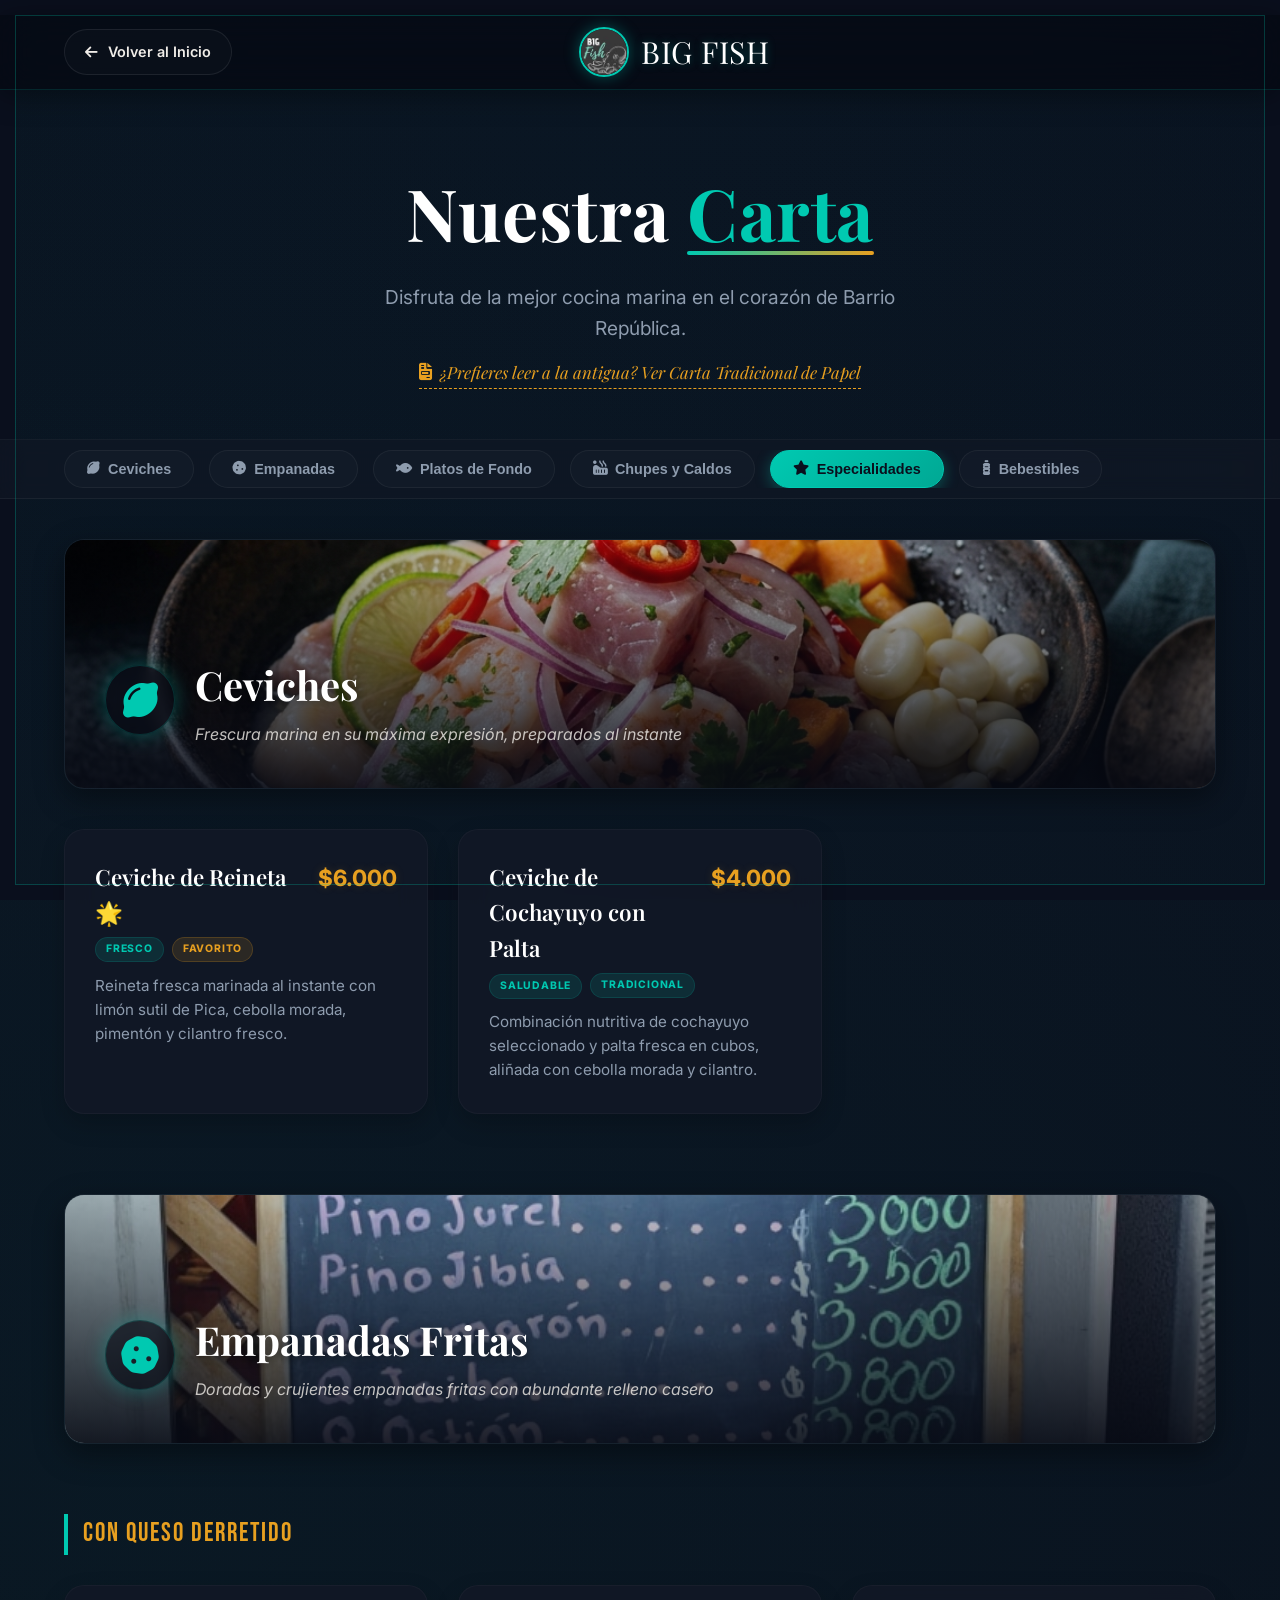
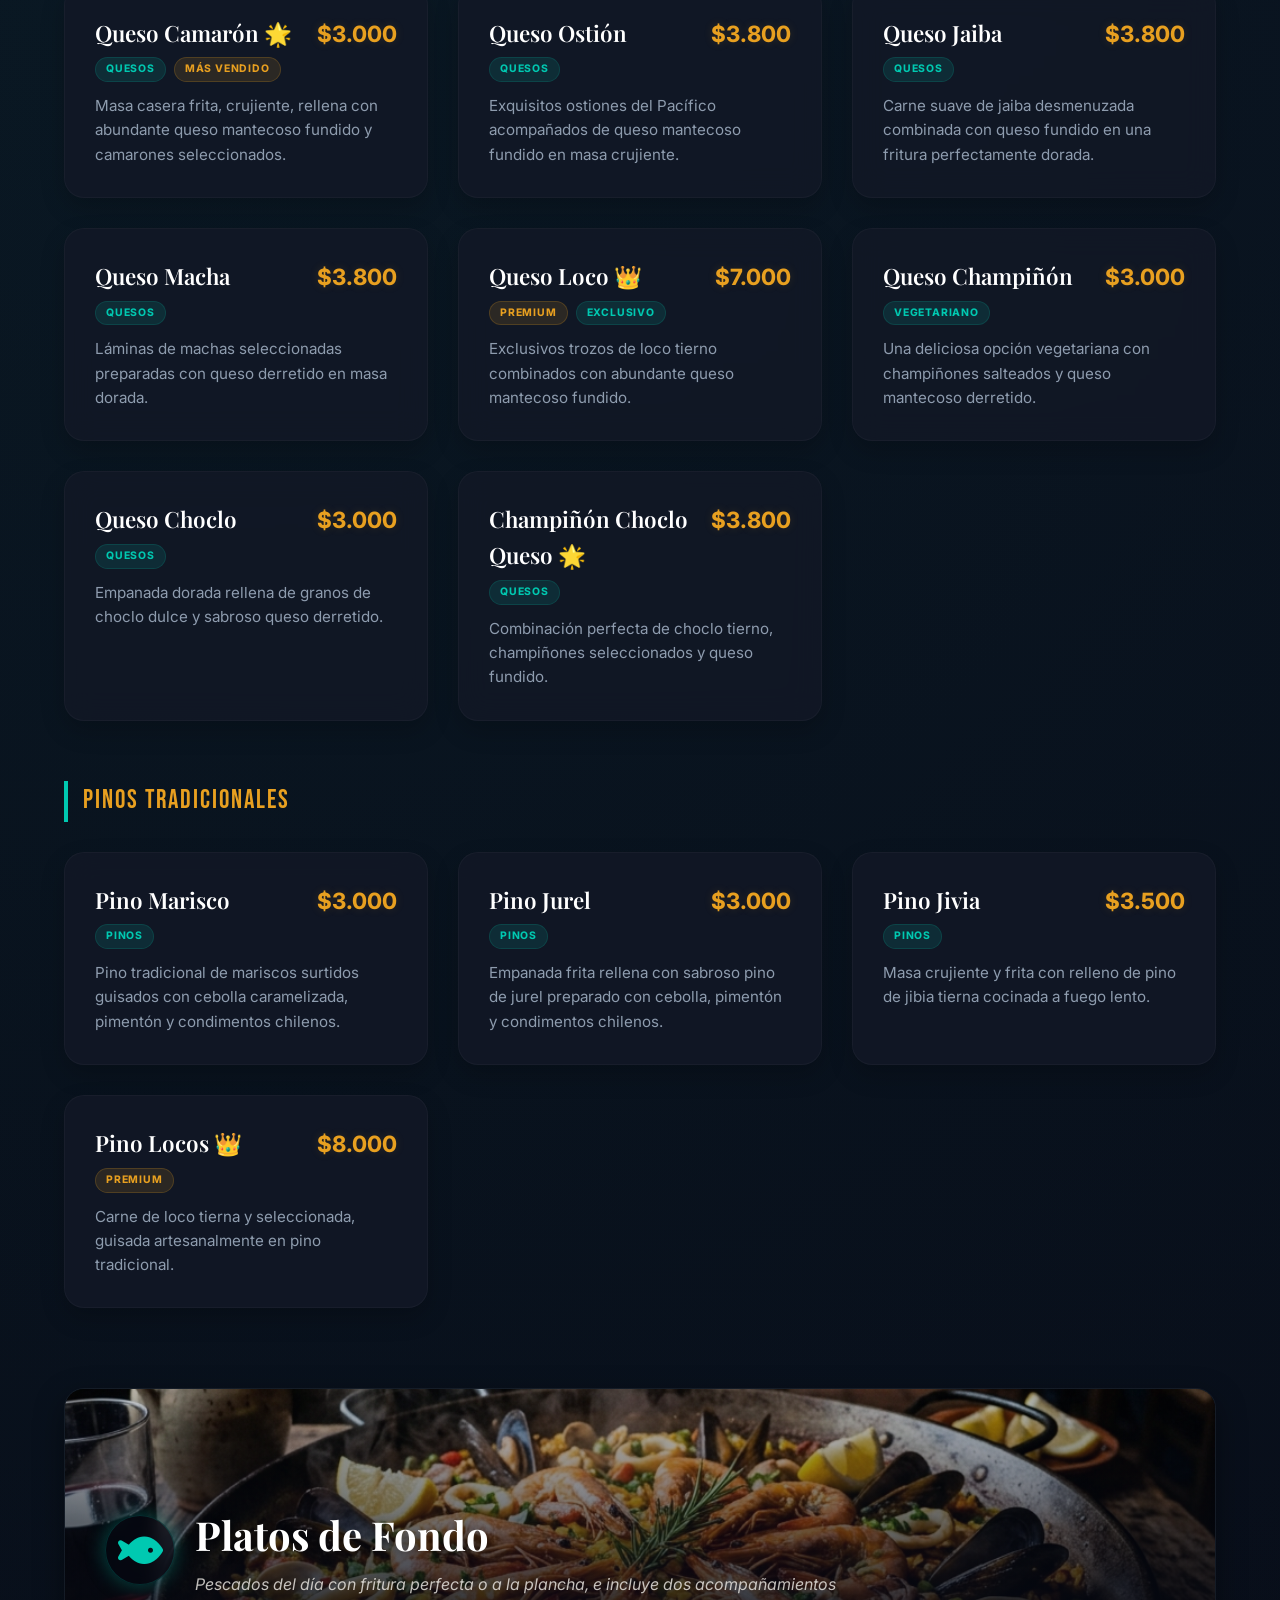
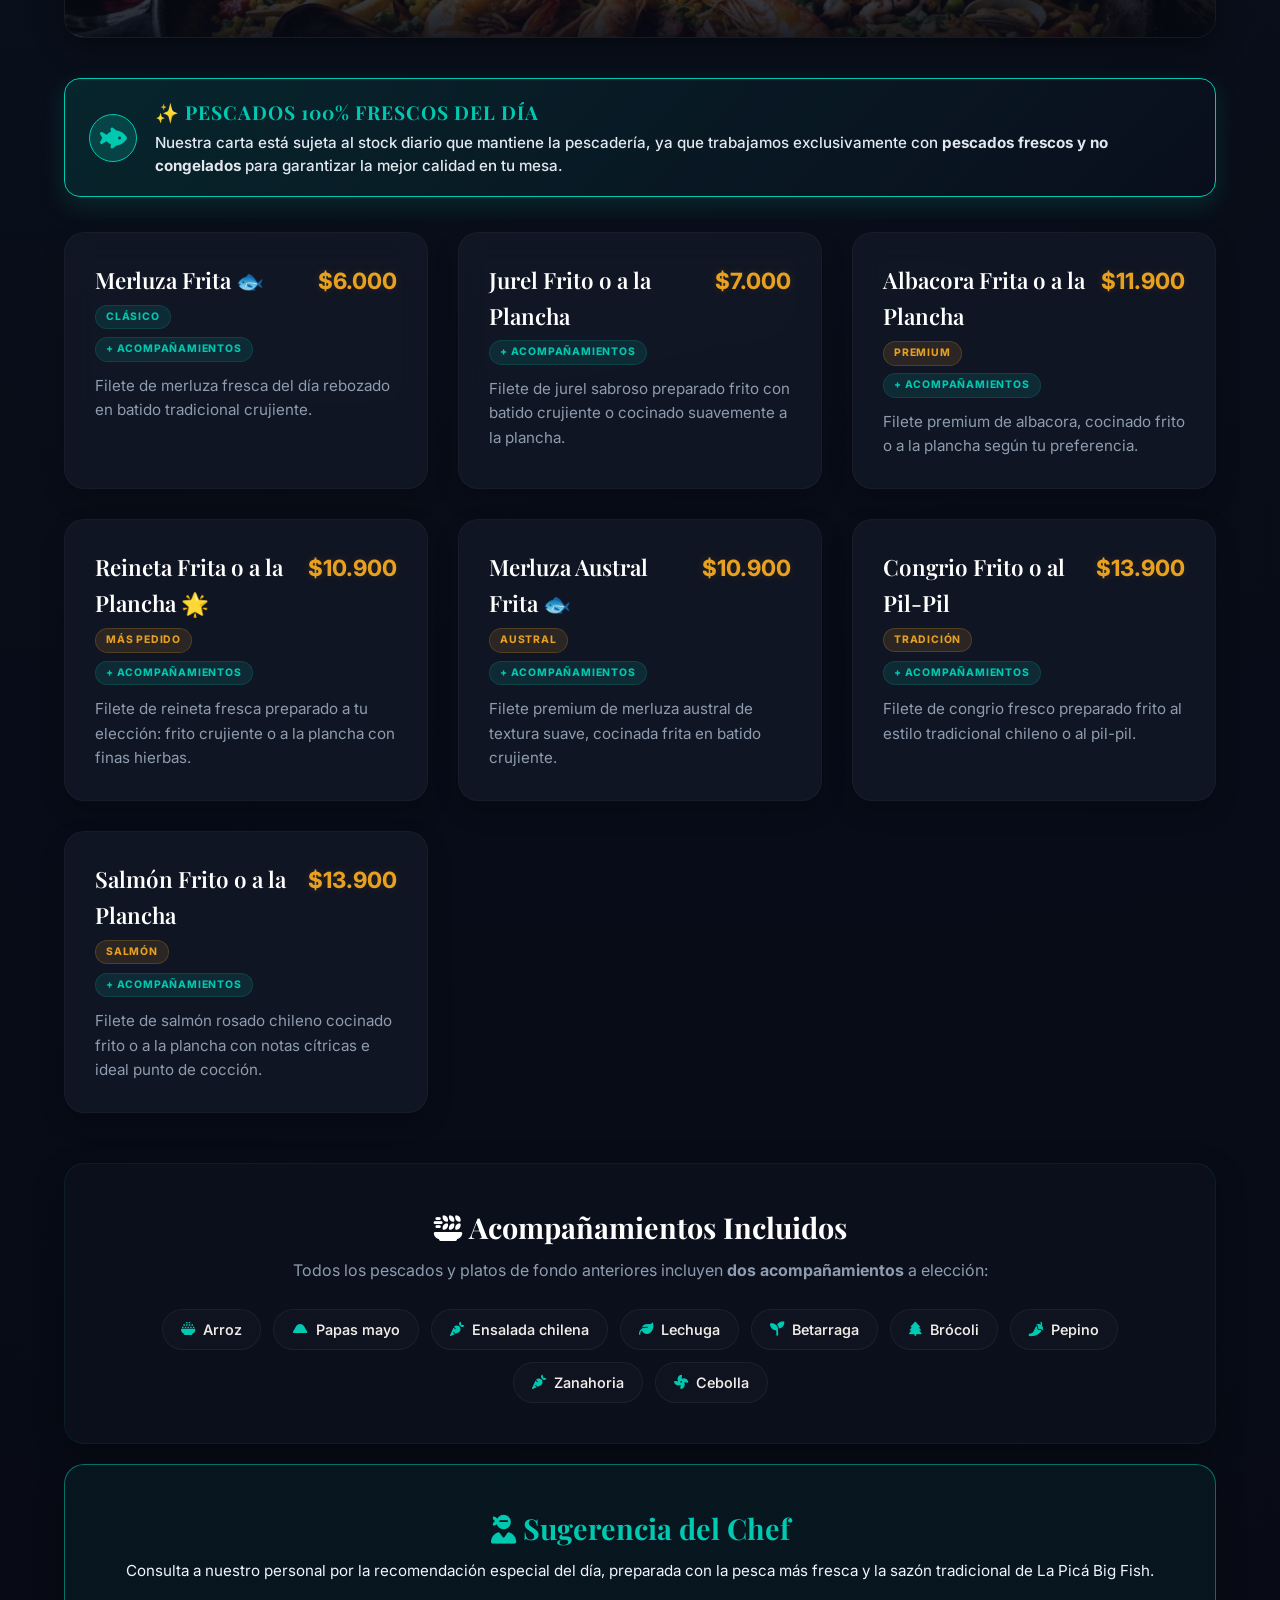
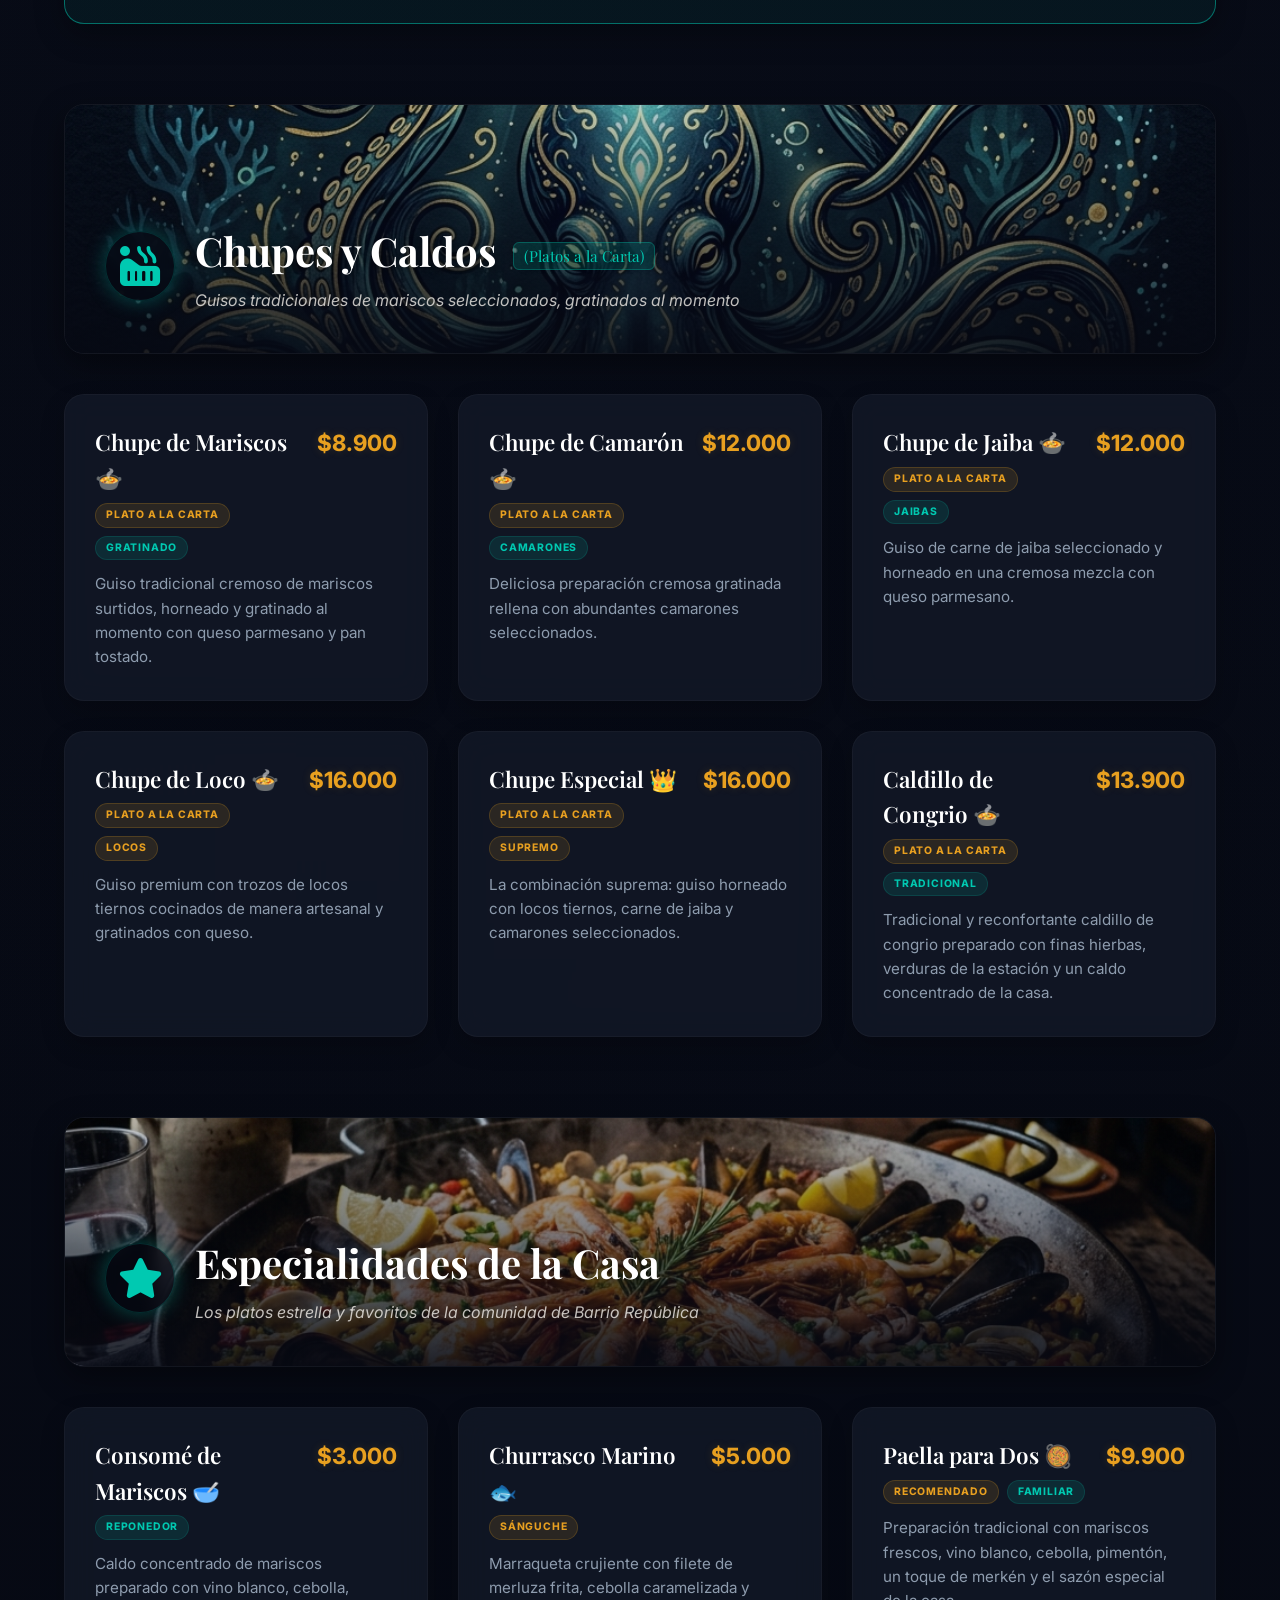
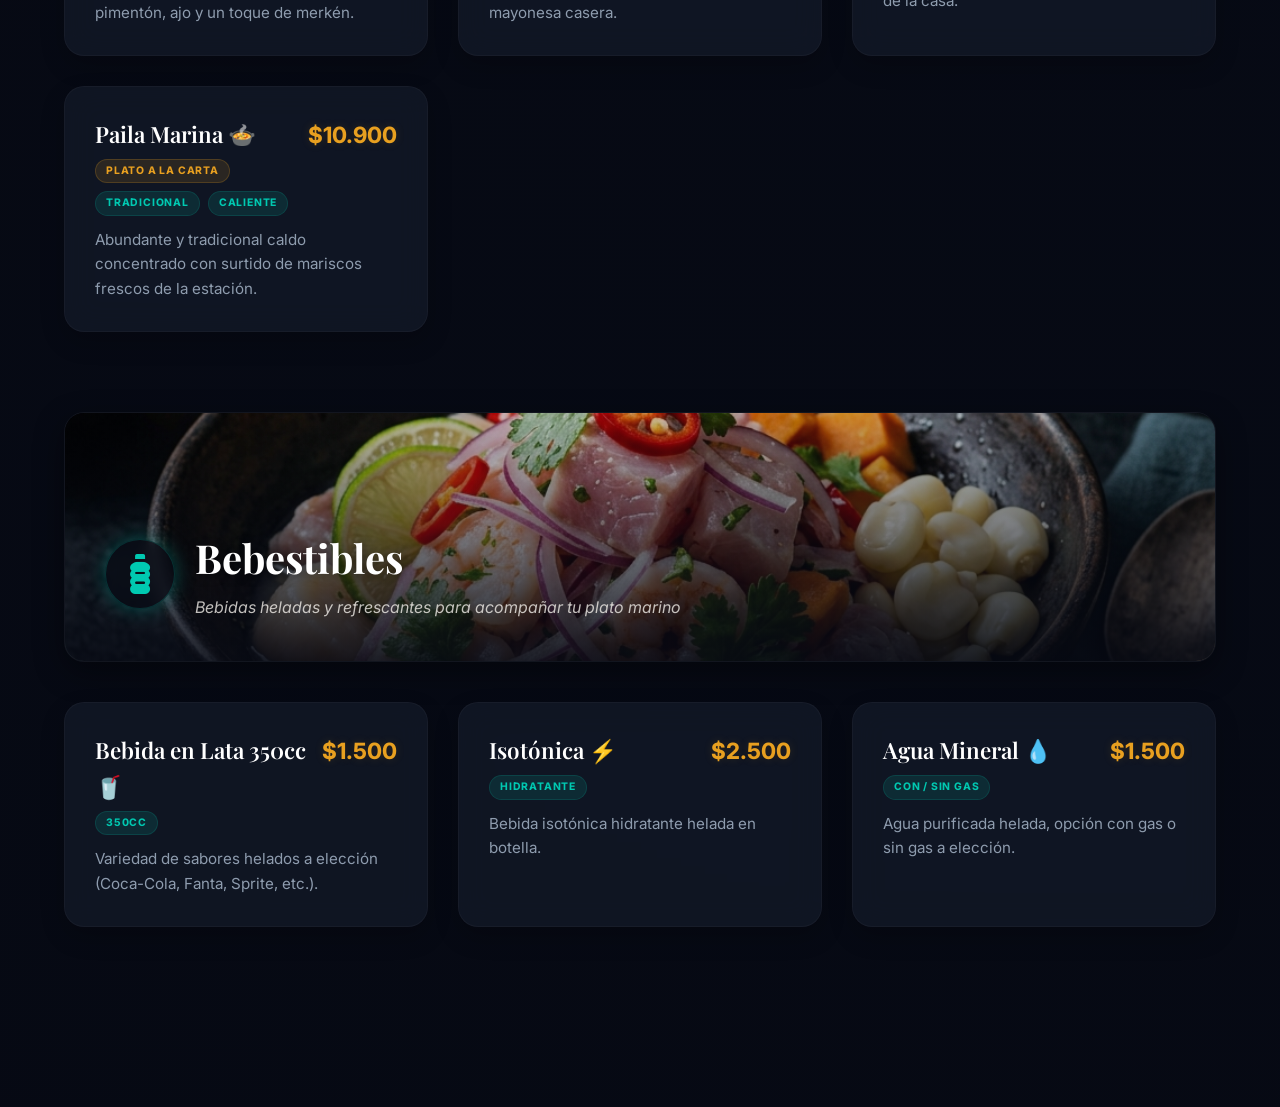
<file: menu_con_carrito.html>
<!DOCTYPE html>
<html lang="es">
<head>
    <meta charset="UTF-8">
    <meta name="viewport" content="width=device-width, initial-scale=1.0">
    <meta http-equiv="Cache-Control" content="no-cache, no-store, must-revalidate">
    <meta http-equiv="Pragma" content="no-cache">
    <meta http-equiv="Expires" content="0">
    <title>Menú Digital | La Picá Big Fish</title>
    <meta name="description" content="Nuestra carta completa digitalizada. Ceviches, empanadas, platos marinos y chupes de La Picá Big Fish en Barrio República.">
    
    <!-- Open Graph / Facebook -->
    <meta property="og:type" content="website">
    <meta property="og:url" content="https://www.lapicabigfish.cl/menu.html">
    <meta property="og:title" content="Menú Digital | La Picá Big Fish">
    <meta property="og:description" content="Nuestra carta completa digitalizada. Ceviches, empanadas, platos marinos y chupes de La Picá Big Fish en Barrio República.">
    <meta property="og:image" content="https://www.lapicabigfish.cl/assets/instagram_profile.jpg">

    <!-- Favicon -->
    <link rel="shortcut icon" href="assets/instagram_profile.jpg" type="image/x-icon">

    <!-- Google Fonts -->
    <link rel="preconnect" href="https://fonts.googleapis.com">
    <link rel="preconnect" href="https://fonts.gstatic.com" crossorigin>
    <link href="https://fonts.googleapis.com/css2?family=Alfa+Slab+One&family=Abril+Fatface&family=Bebas+Neue&family=Inter:wght@300;400;500;600;700&family=Playfair+Display:ital,wght@0,400;0,600;0,700;1,400&display=swap" rel="stylesheet">
    
    <!-- Font Awesome for Icons -->
    <link rel="stylesheet" href="https://cdnjs.cloudflare.com/ajax/libs/font-awesome/6.4.0/css/all.min.css">
    
    <!-- Custom CSS Base -->
    <link rel="stylesheet" href="css/style.css?v=5">
    
    <style>
        /* ==========================================================================
           PREMIUM DYNAMIC STATIC MENU STYLES
           ========================================================================== */
        body {
            background-color: #060913;
            background-image: 
                radial-gradient(circle at 10% 20%, rgba(0, 201, 177, 0.05) 0%, transparent 40%),
                radial-gradient(circle at 90% 80%, rgba(23, 36, 60, 0.04) 0%, transparent 40%),
                radial-gradient(circle at 50% 0%, rgba(23, 36, 60, 0.3) 0%, rgba(6, 9, 19, 0) 80%);
            position: relative;
        }

        /* Ambient background movement */
        body::before {
            content: '';
            position: fixed;
            top: 0;
            left: 0;
            width: 100%;
            height: 100%;
            background: linear-gradient(180deg, rgba(0, 201, 177, 0.01) 0%, transparent 100%);
            pointer-events: none;
            z-index: -1;
            animation: waterGlow 10s ease-in-out infinite alternate;
        }

        @keyframes waterGlow {
            0% { opacity: 0.5; }
            100% { opacity: 1; }
        }

        /* Custom Scrollbar for premium look */
        ::-webkit-scrollbar {
            width: 8px;
        }
        ::-webkit-scrollbar-track {
            background: #060913;
        }
        ::-webkit-scrollbar-thumb {
            background: rgba(0, 201, 177, 0.2);
            border-radius: 4px;
        }
        ::-webkit-scrollbar-thumb:hover {
            background: var(--primary);
        }

        /* Top Header */
        .menu-page-header {
            background: rgba(6, 9, 19, 0.8);
            backdrop-filter: blur(20px);
            -webkit-backdrop-filter: blur(20px);
            border-bottom: 1px solid rgba(0, 201, 177, 0.15);
            position: sticky;
            top: 0;
            z-index: 100;
            padding: 12px 0;
            box-shadow: 0 4px 30px rgba(0,0,0,0.4);
        }

        .menu-header-container {
            max-width: 1200px;
            margin: 0 auto;
            display: flex;
            justify-content: space-between;
            align-items: center;
            padding: 0 24px;
        }

        .btn-back {
            display: flex;
            align-items: center;
            gap: 10px;
            font-size: 0.9rem;
            font-weight: 600;
            color: var(--text-light);
            border: 1px solid rgba(255, 255, 255, 0.08);
            padding: 10px 20px;
            border-radius: 30px;
            background: rgba(255, 255, 255, 0.02);
            transition: var(--transition-smooth);
        }

        .btn-back:hover {
            background: rgba(0, 201, 177, 0.1);
            border-color: var(--primary);
            color: var(--primary);
            box-shadow: 0 0 15px rgba(0, 201, 177, 0.2);
            transform: translateX(-4px);
        }

        .menu-logo {
            display: flex;
            align-items: center;
            gap: 12px;
            margin: 0 auto; /* Center the logo */
            transform: translateX(-50px); /* Offset for the back button to center perfectly */
        }

        .menu-logo-img {
            width: 50px;
            height: 50px;
            border-radius: 50%;
            border: 2px solid var(--primary);
            box-shadow: 0 0 15px var(--primary-glow);
            object-fit: cover;
        }

        .menu-logo-text {
            font-family: var(--font-heading);
            font-size: 1.9rem;
            letter-spacing: 0.5px;
            color: var(--white);
            text-shadow: 0 0 10px var(--primary-glow);
            text-transform: uppercase;
        }

        /* Banner Hero */
        .menu-banner {
            text-align: center;
            padding: 80px 24px 50px 24px;
            position: relative;
        }

        .menu-banner-title {
            font-family: var(--font-heading);
            font-size: 4.5rem;
            font-weight: 700;
            color: var(--white);
            margin-bottom: 12px;
            letter-spacing: 0.5px;
        }

        .menu-banner-title span {
            color: var(--primary);
            position: relative;
        }

        .menu-banner-title span::after {
            content: '';
            position: absolute;
            bottom: 5px;
            left: 0;
            width: 100%;
            height: 4px;
            background: linear-gradient(90deg, var(--primary), var(--secondary));
            border-radius: 2px;
        }

        .menu-banner-subtitle {
            color: var(--text-muted);
            font-size: 1.2rem;
            max-width: 600px;
            margin: 0 auto;
            line-height: 1.6;
        }

        /* Category Filter Navigation Bar (Sticky under header) */
        .category-nav-bar {
            background: rgba(18, 24, 38, 0.6);
            backdrop-filter: blur(12px);
            -webkit-backdrop-filter: blur(12px);
            border-top: 1px solid rgba(255, 255, 255, 0.03);
            border-bottom: 1px solid rgba(255, 255, 255, 0.05);
            position: sticky;
            top: 75px;
            z-index: 99;
            padding: 10px 0;
        }

        .category-nav-container {
            max-width: 1200px;
            margin: 0 auto;
            display: flex;
            gap: 15px;
            overflow-x: auto;
            padding: 0 24px;
            scrollbar-width: none; /* Hide scrollbar for Firefox */
        }

        .category-nav-container::-webkit-scrollbar {
            display: none; /* Hide scrollbar for Chrome/Safari */
        }

        .category-nav-btn {
            background: rgba(255, 255, 255, 0.02);
            border: 1px solid rgba(255, 255, 255, 0.05);
            color: var(--text-muted);
            padding: 10px 22px;
            border-radius: 40px;
            font-size: 0.9rem;
            font-weight: 600;
            cursor: pointer;
            white-space: nowrap;
            display: flex;
            align-items: center;
            gap: 8px;
            transition: var(--transition-smooth);
        }

        .category-nav-btn:hover {
            color: var(--white);
            border-color: rgba(255, 255, 255, 0.15);
            background: rgba(255, 255, 255, 0.05);
        }

        .category-nav-btn.active {
            background: linear-gradient(135deg, var(--primary) 0%, #00a894 100%);
            border-color: var(--primary);
            color: var(--bg-dark);
            box-shadow: 0 4px 15px var(--primary-glow);
        }

        /* Menu layout content */
        .menu-section-wrapper {
            max-width: 1200px;
            margin: 0 auto;
            padding: 40px 24px 100px 24px;
        }

        .category-block {
            margin-bottom: 80px;
            scroll-margin-top: 160px; /* Offset for sticky headers */
        }

        .category-header-banner {
            position: relative;
            border-radius: 20px;
            overflow: hidden;
            height: 250px;
            margin-bottom: 40px;
            border: 1px solid rgba(255, 255, 255, 0.05);
            box-shadow: 0 10px 30px rgba(0,0,0,0.4);
            display: flex;
            align-items: flex-end;
            padding: 40px;
        }

        .category-banner-overlay {
            position: absolute;
            top: 0;
            left: 0;
            width: 100%;
            height: 100%;
            background: linear-gradient(180deg, rgba(6, 9, 19, 0.2) 0%, rgba(6, 9, 19, 0.9) 100%);
            z-index: 1;
        }

        .category-banner-img {
            position: absolute;
            top: 0;
            left: 0;
            width: 100%;
            height: 100%;
            object-fit: cover;
            transition: transform 8s ease;
        }

        .category-header-banner:hover .category-banner-img {
            transform: scale(1.06);
        }

        .category-banner-content {
            position: relative;
            z-index: 2;
            display: flex;
            align-items: center;
            gap: 20px;
        }

        .category-banner-icon {
            font-size: 2.5rem;
            color: var(--primary);
            background: rgba(6, 9, 19, 0.6);
            backdrop-filter: blur(8px);
            width: 70px;
            height: 70px;
            border-radius: 50%;
            display: flex;
            align-items: center;
            justify-content: center;
            border: 1px solid rgba(0, 201, 177, 0.2);
            box-shadow: 0 0 20px var(--primary-glow);
        }

        .category-banner-text h2 {
            font-family: var(--font-heading);
            font-size: 2.5rem;
            color: var(--white);
            margin-bottom: 5px;
            text-shadow: 0 2px 10px rgba(0,0,0,0.5);
        }

        .category-banner-text p {
            color: var(--text-light);
            font-size: 1rem;
            opacity: 0.8;
            font-style: italic;
        }

        .menu-grid-layout {
            display: grid;
            grid-template-columns: repeat(auto-fill, minmax(360px, 1fr));
            gap: 30px;
        }

        /* Premium Item Card */
        .item-card {
            background: var(--bg-card);
            backdrop-filter: blur(15px);
            -webkit-backdrop-filter: blur(15px);
            border: 1px solid rgba(255, 255, 255, 0.03);
            border-radius: 20px;
            padding: 30px;
            display: flex;
            flex-direction: column;
            justify-content: space-between;
            transition: var(--transition-smooth);
            position: relative;
            overflow: hidden;
            box-shadow: 0 10px 25px rgba(0, 0, 0, 0.2);
        }

        /* Subtle glowing card border on hover */
        .item-card::before {
            content: '';
            position: absolute;
            top: 0;
            left: 0;
            width: 100%;
            height: 100%;
            background: linear-gradient(135deg, rgba(0, 201, 177, 0.08) 0%, rgba(232, 160, 32, 0.05) 100%);
            opacity: 0;
            transition: var(--transition-smooth);
            z-index: -1;
        }

        .item-card:hover {
            border-color: rgba(0, 201, 177, 0.25);
            transform: translateY(-6px);
            box-shadow: 0 15px 35px rgba(0, 201, 177, 0.15);
        }

        .item-card:hover::before {
            opacity: 1;
        }

        .item-info {
            /* No margin bottom needed as there is no button below */
        }

        .item-header {
            display: flex;
            justify-content: space-between;
            align-items: flex-start;
            gap: 15px;
            margin-bottom: 12px;
        }

        .item-name-group {
            display: flex;
            flex-direction: column;
            gap: 6px;
        }

        .item-name {
            font-family: var(--font-heading);
            font-size: 1.4rem;
            color: var(--white);
            font-weight: 600;
        }

        .item-tag-row {
            display: flex;
            gap: 8px;
            flex-wrap: wrap;
        }

        .item-tag {
            font-size: 0.65rem;
            font-weight: 750;
            text-transform: uppercase;
            background: rgba(0, 201, 177, 0.12);
            color: var(--primary);
            padding: 3px 10px;
            border-radius: 20px;
            letter-spacing: 0.8px;
            border: 1px solid rgba(0, 201, 177, 0.15);
        }

        .item-tag.premium {
            background: rgba(232, 160, 32, 0.12);
            color: var(--secondary);
            border-color: rgba(232, 160, 32, 0.2);
        }

        .item-price {
            font-size: 1.4rem;
            font-weight: 750;
            color: var(--secondary);
            white-space: nowrap;
            text-shadow: 0 0 10px rgba(232, 160, 32, 0.15);
        }

        .item-desc {
            font-size: 0.95rem;
            color: var(--text-muted);
            line-height: 1.6;
        }

        /* Sub-category separator */
        .subcategory-divider {
            grid-column: 1 / -1;
            font-family: var(--font-accent);
            font-size: 1.6rem;
            color: var(--secondary);
            letter-spacing: 2px;
            margin-top: 30px;
            border-left: 4px solid var(--primary);
            padding-left: 15px;
            text-transform: uppercase;
        }

        /* Accompaniments styling inside grid layout */
        .acomp-section {
            background: rgba(18, 24, 38, 0.4);
            border: 1px solid rgba(0, 201, 177, 0.08);
            border-radius: 20px;
            padding: 40px;
            margin-top: 50px;
            text-align: center;
            position: relative;
            overflow: hidden;
            box-shadow: 0 10px 30px rgba(0,0,0,0.3);
        }

        .acomp-title {
            font-family: var(--font-heading);
            font-size: 1.8rem;
            color: var(--white);
            margin-bottom: 8px;
        }

        .acomp-desc {
            color: var(--text-muted);
            font-size: 1rem;
            margin-bottom: 25px;
        }

        .acomp-tags {
            display: flex;
            flex-wrap: wrap;
            gap: 12px;
            justify-content: center;
        }

        .acomp-item {
            background: rgba(255, 255, 255, 0.02);
            border: 1px solid rgba(255, 255, 255, 0.05);
            padding: 8px 18px;
            border-radius: 30px;
            font-size: 0.9rem;
            font-weight: 550;
            color: var(--text-light);
            display: flex;
            align-items: center;
            gap: 8px;
            transition: var(--transition-smooth);
        }

        .acomp-item:hover {
            background: rgba(0, 201, 177, 0.05);
            border-color: var(--primary);
            transform: scale(1.03);
        }

        .acomp-item i {
            color: var(--primary);
        }

        /* Responsive adjustments */
        @media (max-width: 768px) {
            .menu-page-header {
                padding: 10px 0;
            }
            .menu-logo {
                transform: translateX(0); /* Reset offset on mobile for better wrapping */
                margin: 0 auto 0 10px;
            }
            .menu-banner-title {
                font-size: 3rem;
            }
            .category-header-banner {
                height: 180px;
                padding: 25px;
            }
            .category-banner-text h2 {
                font-size: 1.8rem;
            }
            .category-banner-icon {
                width: 55px;
                height: 55px;
                font-size: 1.8rem;
            }
            .menu-grid-layout {
                grid-template-columns: 1fr;
            }
        }
    </style>
</head>
<body>

    <!-- Header bar -->
    <header class="menu-page-header">
        <div class="menu-header-container">
            <a href="index.html" class="btn-back">
                <i class="fa-solid fa-arrow-left"></i> Volver al Inicio
            </a>
            <div class="menu-logo">
                <img src="assets/instagram_profile.jpg" alt="Logo Big Fish" class="menu-logo-img">
                <span class="menu-logo-text">BIG FISH</span>
            </div>
        </div>
    </header>

    <!-- Banner -->
    <section class="menu-banner">
        <h1 class="menu-banner-title">Nuestra <span>Carta</span></h1>
        <p class="menu-banner-subtitle">Disfruta de la mejor cocina marina en el corazón de Barrio República.</p>
        <div style="margin-top: 15px;">
            <a href="carta_tradicional.html" style="display: inline-flex; align-items: center; gap: 8px; color: var(--secondary); font-family: var(--font-serif); font-size: 1.05rem; font-style: italic; text-decoration: none; border-bottom: 1.5px dashed var(--secondary); padding-bottom: 2px; transition: all 0.3s ease;">
                <i class="fa-solid fa-file-invoice"></i> ¿Prefieres leer a la antigua? Ver Carta Tradicional de Papel
            </a>
        </div>
    </section>

    <!-- Sticky Navigation Filter Bar -->
    <nav class="category-nav-bar">
        <div class="category-nav-container">
            <button class="category-nav-btn active" onclick="scrollToSection('ceviches-sec', this)"><i class="fa-solid fa-lemon"></i> Ceviches</button>
            <button class="category-nav-btn" onclick="scrollToSection('empanadas-sec', this)"><i class="fa-solid fa-cookie"></i> Empanadas</button>
            <button class="category-nav-btn" onclick="scrollToSection('platos-sec', this)"><i class="fa-solid fa-fish"></i> Platos de Fondo</button>
            <button class="category-nav-btn" onclick="scrollToSection('chupes-sec', this)"><i class="fa-solid fa-hot-tub-person"></i> Chupes y Caldos</button>
            <button class="category-nav-btn" onclick="scrollToSection('especialidades-sec', this)"><i class="fa-solid fa-star"></i> Especialidades</button>
            <button class="category-nav-btn" onclick="scrollToSection('bebestibles-sec', this)"><i class="fa-solid fa-bottle-water"></i> Bebestibles</button>
        </div>
    </nav>

    <!-- Menu Sections Wrapper -->
    <main class="menu-section-wrapper">

        <!-- 1. CEVICHES -->
        <section class="category-block" id="ceviches-sec">
            <div class="category-header-banner">
                <div class="category-banner-overlay"></div>
                <img src="assets/hero_ceviche.png" alt="Ceviches frescos" class="category-banner-img">
                <div class="category-banner-content">
                    <div class="category-banner-icon"><i class="fa-solid fa-lemon"></i></div>
                    <div class="category-banner-text">
                        <h2>Ceviches</h2>
                        <p>Frescura marina en su máxima expresión, preparados al instante</p>
                    </div>
                </div>
            </div>
            
            <div class="menu-grid-layout">
                <!-- Reineta -->
                <div class="item-card">
                    <div class="item-info">
                        <div class="item-header">
                            <div class="item-name-group">
                                <h3 class="item-name">Ceviche de Reineta 🌟</h3>
                                <div class="item-tag-row">
                                    <span class="item-tag">Fresco</span>
                                    <span class="item-tag premium">Favorito</span>
                                </div>
                            </div>
                            <span class="item-price">$6.000</span>
                        </div>
                        <p class="item-desc">Reineta fresca marinada al instante con limón sutil de Pica, cebolla morada, pimentón y cilantro fresco.</p>
                    </div>
                </div>
                <!-- Cochayuyo Palta -->
                <div class="item-card">
                    <div class="item-info">
                        <div class="item-header">
                            <div class="item-name-group">
                                <h3 class="item-name">Ceviche de Cochayuyo con Palta</h3>
                                <div class="item-tag-row">
                                    <span class="item-tag">Saludable</span>
                                    <span class="item-tag">Tradicional</span>
                                </div>
                            </div>
                            <span class="item-price">$4.000</span>
                        </div>
                        <p class="item-desc">Combinación nutritiva de cochayuyo seleccionado y palta fresca en cubos, aliñada con cebolla morada y cilantro.</p>
                    </div>
                </div>
            </div>
        </section>

        <!-- 2. EMPANADAS -->
        <section class="category-block" id="empanadas-sec">
            <div class="category-header-banner">
                <div class="category-banner-overlay"></div>
                <img src="assets/empanadas.jpg" alt="Pizarrón de empanadas" class="category-banner-img">
                <div class="category-banner-content">
                    <div class="category-banner-icon"><i class="fa-solid fa-cookie"></i></div>
                    <div class="category-banner-text">
                        <h2>Empanadas Fritas</h2>
                        <p>Doradas y crujientes empanadas fritas con abundante relleno casero</p>
                    </div>
                </div>
            </div>
            
            <div class="menu-grid-layout">
                
                <!-- Subcategory: QUESOS -->
                <div class="subcategory-divider">Con Queso Derretido</div>

                <!-- Queso Camarón -->
                <div class="item-card">
                    <div class="item-info">
                        <div class="item-header">
                            <div class="item-name-group">
                                <h3 class="item-name">Queso Camarón 🌟</h3>
                                <div class="item-tag-row">
                                    <span class="item-tag">Quesos</span>
                                    <span class="item-tag premium">Más Vendido</span>
                                </div>
                            </div>
                            <span class="item-price">$3.000</span>
                        </div>
                        <p class="item-desc">Masa casera frita, crujiente, rellena con abundante queso mantecoso fundido y camarones seleccionados.</p>
                    </div>
                </div>
                <!-- Queso Ostión -->
                <div class="item-card">
                    <div class="item-info">
                        <div class="item-header">
                            <div class="item-name-group">
                                <h3 class="item-name">Queso Ostión</h3>
                                <div class="item-tag-row">
                                    <span class="item-tag">Quesos</span>
                                </div>
                            </div>
                            <span class="item-price">$3.800</span>
                        </div>
                        <p class="item-desc">Exquisitos ostiones del Pacífico acompañados de queso mantecoso fundido en masa crujiente.</p>
                    </div>
                </div>
                <!-- Queso Jaiba -->
                <div class="item-card">
                    <div class="item-info">
                        <div class="item-header">
                            <div class="item-name-group">
                                <h3 class="item-name">Queso Jaiba</h3>
                                <div class="item-tag-row">
                                    <span class="item-tag">Quesos</span>
                                </div>
                            </div>
                            <span class="item-price">$3.800</span>
                        </div>
                        <p class="item-desc">Carne suave de jaiba desmenuzada combinada con queso fundido en una fritura perfectamente dorada.</p>
                    </div>
                </div>
                <!-- Queso Macha -->
                <div class="item-card">
                    <div class="item-info">
                        <div class="item-header">
                            <div class="item-name-group">
                                <h3 class="item-name">Queso Macha</h3>
                                <div class="item-tag-row">
                                    <span class="item-tag">Quesos</span>
                                </div>
                            </div>
                            <span class="item-price">$3.800</span>
                        </div>
                        <p class="item-desc">Láminas de machas seleccionadas preparadas con queso derretido en masa dorada.</p>
                    </div>
                </div>
                <!-- Queso Loco -->
                <div class="item-card">
                    <div class="item-info">
                        <div class="item-header">
                            <div class="item-name-group">
                                <h3 class="item-name">Queso Loco 👑</h3>
                                <div class="item-tag-row">
                                    <span class="item-tag premium">Premium</span>
                                    <span class="item-tag">Exclusivo</span>
                                </div>
                            </div>
                            <span class="item-price">$7.000</span>
                        </div>
                        <p class="item-desc">Exclusivos trozos de loco tierno combinados con abundante queso mantecoso fundido.</p>
                    </div>
                </div>
                <!-- Queso Champiñón -->
                <div class="item-card">
                    <div class="item-info">
                        <div class="item-header">
                            <div class="item-name-group">
                                <h3 class="item-name">Queso Champiñón</h3>
                                <div class="item-tag-row">
                                    <span class="item-tag">Vegetariano</span>
                                </div>
                            </div>
                            <span class="item-price">$3.000</span>
                        </div>
                        <p class="item-desc">Una deliciosa opción vegetariana con champiñones salteados y queso mantecoso derretido.</p>
                    </div>
                </div>
                <!-- Queso Choclo -->
                <div class="item-card">
                    <div class="item-info">
                        <div class="item-header">
                            <div class="item-name-group">
                                <h3 class="item-name">Queso Choclo</h3>
                                <div class="item-tag-row">
                                    <span class="item-tag">Quesos</span>
                                </div>
                            </div>
                            <span class="item-price">$3.000</span>
                        </div>
                        <p class="item-desc">Empanada dorada rellena de granos de choclo dulce y sabroso queso derretido.</p>
                    </div>
                </div>
                <!-- Champiñón Choclo Queso -->
                <div class="item-card">
                    <div class="item-info">
                        <div class="item-header">
                            <div class="item-name-group">
                                <h3 class="item-name">Champiñón Choclo Queso 🌟</h3>
                                <div class="item-tag-row">
                                    <span class="item-tag">Quesos</span>
                                </div>
                            </div>
                            <span class="item-price">$3.800</span>
                        </div>
                        <p class="item-desc">Combinación perfecta de choclo tierno, champiñones seleccionados y queso fundido.</p>
                    </div>
                </div>

                <!-- Subcategory: PINOS -->
                <div class="subcategory-divider">Pinos Tradicionales</div>

                <!-- Pino Marisco -->
                <div class="item-card">
                    <div class="item-info">
                        <div class="item-header">
                            <div class="item-name-group">
                                <h3 class="item-name">Pino Marisco</h3>
                                <div class="item-tag-row">
                                    <span class="item-tag">Pinos</span>
                                </div>
                            </div>
                            <span class="item-price">$3.000</span>
                        </div>
                        <p class="item-desc">Pino tradicional de mariscos surtidos guisados con cebolla caramelizada, pimentón y condimentos chilenos.</p>
                    </div>
                </div>
                <!-- Pino Jurel -->
                <div class="item-card">
                    <div class="item-info">
                        <div class="item-header">
                            <div class="item-name-group">
                                <h3 class="item-name">Pino Jurel</h3>
                                <div class="item-tag-row">
                                    <span class="item-tag">Pinos</span>
                                </div>
                            </div>
                            <span class="item-price">$3.000</span>
                        </div>
                        <p class="item-desc">Empanada frita rellena con sabroso pino de jurel preparado con cebolla, pimentón y condimentos chilenos.</p>
                    </div>
                </div>
                <!-- Pino Jivia -->
                <div class="item-card">
                    <div class="item-info">
                        <div class="item-header">
                            <div class="item-name-group">
                                <h3 class="item-name">Pino Jivia</h3>
                                <div class="item-tag-row">
                                    <span class="item-tag">Pinos</span>
                                </div>
                            </div>
                            <span class="item-price">$3.500</span>
                        </div>
                        <p class="item-desc">Masa crujiente y frita con relleno de pino de jibia tierna cocinada a fuego lento.</p>
                    </div>
                </div>
                <!-- Pino Locos -->
                <div class="item-card">
                    <div class="item-info">
                        <div class="item-header">
                            <div class="item-name-group">
                                <h3 class="item-name">Pino Locos 👑</h3>
                                <div class="item-tag-row">
                                    <span class="item-tag premium">Premium</span>
                                </div>
                            </div>
                            <span class="item-price">$8.000</span>
                        </div>
                        <p class="item-desc">Carne de loco tierna y seleccionada, guisada artesanalmente en pino tradicional.</p>
                    </div>
                </div>

            </div>
        </section>

        <!-- 3. PLATOS DE FONDO -->
        <section class="category-block" id="platos-sec">
            <div class="category-header-banner">
                <div class="category-banner-overlay"></div>
                <img src="assets/paella_dish.png" alt="Platos con pescado" class="category-banner-img">
                <div class="category-banner-content">
                    <div class="category-banner-icon"><i class="fa-solid fa-fish"></i></div>
                    <div class="category-banner-text">
                        <h2>Platos de Fondo</h2>
                        <p>Pescados del día con fritura perfecta o a la plancha, e incluye dos acompañamientos</p>
                    </div>
                </div>
            </div>
            
            <div class="fresh-fish-banner" style="background: linear-gradient(135deg, rgba(0, 201, 177, 0.12) 0%, rgba(10, 15, 29, 0.95) 100%); border: 1.5px solid #00c9b1; border-radius: 16px; padding: 18px 24px; margin: 25px 0 35px 0; box-shadow: 0 8px 25px rgba(0, 201, 177, 0.15); display: flex; align-items: center; gap: 18px;">
                <div style="background: rgba(0, 201, 177, 0.2); width: 48px; height: 48px; border-radius: 50%; display: flex; align-items: center; justify-content: center; flex-shrink: 0; border: 1.5px solid #00c9b1;">
                    <i class="fa-solid fa-fish-fins" style="font-size: 1.5rem; color: #00c9b1;"></i>
                </div>
                <div>
                    <h4 style="color: #00c9b1; font-family: var(--font-heading, 'Bebas Neue', sans-serif); font-size: 1.2rem; letter-spacing: 1px; margin: 0 0 4px 0; text-transform: uppercase;">
                        ✨ Pescados 100% Frescos del Día
                    </h4>
                    <p style="color: #e2e8f0; font-size: 0.95rem; margin: 0; line-height: 1.5; font-weight: 500;">
                        Nuestra carta está sujeta al stock diario que mantiene la pescadería, ya que trabajamos exclusivamente con <strong>pescados frescos y no congelados</strong> para garantizar la mejor calidad en tu mesa.
                    </p>
                </div>
            </div>

            <div class="menu-grid-layout">
                <!-- Merluza -->
                <div class="item-card">
                    <div class="item-info">
                        <div class="item-header">
                            <div class="item-name-group">
                                <h3 class="item-name">Merluza Frita 🐟</h3>
                                <div class="item-tag-row">
                                    <span class="item-tag">Clásico</span>
                                    <span class="item-tag">+ Acompañamientos</span>
                                </div>
                            </div>
                            <span class="item-price">$6.000</span>
                        </div>
                        <p class="item-desc">Filete de merluza fresca del día rebozado en batido tradicional crujiente.</p>
                    </div>
                </div>
                <!-- Jurel -->
                <div class="item-card">
                    <div class="item-info">
                        <div class="item-header">
                            <div class="item-name-group">
                                <h3 class="item-name">Jurel Frito o a la Plancha</h3>
                                <div class="item-tag-row">
                                    <span class="item-tag">+ Acompañamientos</span>
                                </div>
                            </div>
                            <span class="item-price">$7.000</span>
                        </div>
                        <p class="item-desc">Filete de jurel sabroso preparado frito con batido crujiente o cocinado suavemente a la plancha.</p>
                    </div>
                </div>
                <!-- Albacora -->
                <div class="item-card">
                    <div class="item-info">
                        <div class="item-header">
                            <div class="item-name-group">
                                <h3 class="item-name">Albacora Frita o a la Plancha</h3>
                                <div class="item-tag-row">
                                    <span class="item-tag premium">Premium</span>
                                    <span class="item-tag">+ Acompañamientos</span>
                                </div>
                            </div>
                            <span class="item-price">$11.900</span>
                        </div>
                        <p class="item-desc">Filete premium de albacora, cocinado frito o a la plancha según tu preferencia.</p>
                    </div>
                </div>
                <!-- Reineta -->
                <div class="item-card">
                    <div class="item-info">
                        <div class="item-header">
                            <div class="item-name-group">
                                <h3 class="item-name">Reineta Frita o a la Plancha 🌟</h3>
                                <div class="item-tag-row">
                                    <span class="item-tag premium">Más Pedido</span>
                                    <span class="item-tag">+ Acompañamientos</span>
                                </div>
                            </div>
                            <span class="item-price">$10.900</span>
                        </div>
                        <p class="item-desc">Filete de reineta fresca preparado a tu elección: frito crujiente o a la plancha con finas hierbas.</p>
                    </div>
                </div>
                <!-- Merluza Austral -->
                <div class="item-card">
                    <div class="item-info">
                        <div class="item-header">
                            <div class="item-name-group">
                                <h3 class="item-name">Merluza Austral Frita 🐟</h3>
                                <div class="item-tag-row">
                                    <span class="item-tag premium">Austral</span>
                                    <span class="item-tag">+ Acompañamientos</span>
                                </div>
                            </div>
                            <span class="item-price">$10.900</span>
                        </div>
                        <p class="item-desc">Filete premium de merluza austral de textura suave, cocinada frita en batido crujiente.</p>
                    </div>
                </div>
                <!-- Congrio -->
                <div class="item-card">
                    <div class="item-info">
                        <div class="item-header">
                            <div class="item-name-group">
                                <h3 class="item-name">Congrio Frito o al Pil-Pil</h3>
                                <div class="item-tag-row">
                                    <span class="item-tag premium">Tradición</span>
                                    <span class="item-tag">+ Acompañamientos</span>
                                </div>
                            </div>
                            <span class="item-price">$13.900</span>
                        </div>
                        <p class="item-desc">Filete de congrio fresco preparado frito al estilo tradicional chileno o al pil-pil.</p>
                    </div>
                </div>
                <!-- Salmon -->
                <div class="item-card">
                    <div class="item-info">
                        <div class="item-header">
                            <div class="item-name-group">
                                <h3 class="item-name">Salmón Frito o a la Plancha</h3>
                                <div class="item-tag-row">
                                    <span class="item-tag premium">Salmón</span>
                                    <span class="item-tag">+ Acompañamientos</span>
                                </div>
                            </div>
                            <span class="item-price">$13.900</span>
                        </div>
                        <p class="item-desc">Filete de salmón rosado chileno cocinado frito o a la plancha con notas cítricas e ideal punto de cocción.</p>
                    </div>
                </div>

            </div>

            <!-- Accompaniments display board -->
            <div class="acomp-section">
                <h3 class="acomp-title"><i class="fa-solid fa-plate-wheat"></i> Acompañamientos Incluidos</h3>
                <p class="acomp-desc">Todos los pescados y platos de fondo anteriores incluyen <strong>dos acompañamientos</strong> a elección:</p>
                <div class="acomp-tags">
                    <div class="acomp-item"><i class="fa-solid fa-bowl-rice"></i> Arroz</div>
                    <div class="acomp-item"><i class="fa-solid fa-mound"></i> Papas mayo</div>
                    <div class="acomp-item"><i class="fa-solid fa-carrot"></i> Ensalada chilena</div>
                    <div class="acomp-item"><i class="fa-solid fa-leaf"></i> Lechuga</div>
                    <div class="acomp-item"><i class="fa-solid fa-seedling"></i> Betarraga</div>
                    <div class="acomp-item"><i class="fa-solid fa-tree"></i> Brócoli</div>
                    <div class="acomp-item"><i class="fa-solid fa-pepper-hot"></i> Pepino</div>
                    <div class="acomp-item"><i class="fa-solid fa-carrot"></i> Zanahoria</div>
                    <div class="acomp-item"><i class="fa-solid fa-fan"></i> Cebolla</div>
                </div>
            </div>

            <!-- Chef Suggestion Box -->
            <div class="acomp-section" style="border-color: rgba(0, 201, 177, 0.5); background: rgba(0, 201, 177, 0.06); margin-top: 20px;">
                <h3 class="acomp-title" style="color: #00c9b1;"><i class="fa-solid fa-user-ninja"></i> Sugerencia del Chef</h3>
                <p class="acomp-desc" style="color: #f0f4ff; margin-bottom: 0; font-size: 0.95rem;">
                    Consulta a nuestro personal por la recomendación especial del día, preparada con la pesca más fresca y la sazón tradicional de La Picá Big Fish.
                </p>
            </div>
        </section>

        <!-- 4. CHUPES -->
        <section class="category-block" id="chupes-sec">
            <div class="category-header-banner">
                <div class="category-banner-overlay"></div>
                <img src="assets/octopus_art.png" alt="Chupes calientes" class="category-banner-img" style="object-position: 50% 30%;">
                <div class="category-banner-content">
                    <div class="category-banner-icon"><i class="fa-solid fa-hot-tub-person"></i></div>
                    <div class="category-banner-text">
                        <h2>Chupes y Caldos <span style="font-size: 0.95rem; font-weight: normal; color: #00c9b1; background: rgba(0, 201, 177, 0.15); padding: 3px 10px; border-radius: 6px; border: 1px solid rgba(0, 201, 177, 0.3); margin-left: 8px; vertical-align: middle;">(Platos a la Carta)</span></h2>
                        <p>Guisos tradicionales de mariscos seleccionados, gratinados al momento</p>
                    </div>
                </div>
            </div>
            
            <div class="menu-grid-layout">
                <!-- Chupe Mariscos -->
                <div class="item-card">
                    <div class="item-info">
                        <div class="item-header">
                            <div class="item-name-group">
                                <h3 class="item-name">Chupe de Mariscos 🍲</h3>
                                <div class="item-tag-row">
                                    <span class="item-tag premium">Plato a la Carta</span>
                                    <span class="item-tag">Gratinado</span>
                                </div>
                            </div>
                            <span class="item-price">$8.900</span>
                        </div>
                        <p class="item-desc">Guiso tradicional cremoso de mariscos surtidos, horneado y gratinado al momento con queso parmesano y pan tostado.</p>
                    </div>
                </div>
                <!-- Chupe Camarón -->
                <div class="item-card">
                    <div class="item-info">
                        <div class="item-header">
                            <div class="item-name-group">
                                <h3 class="item-name">Chupe de Camarón 🍲</h3>
                                <div class="item-tag-row">
                                    <span class="item-tag premium">Plato a la Carta</span>
                                    <span class="item-tag">Camarones</span>
                                </div>
                            </div>
                            <span class="item-price">$12.000</span>
                        </div>
                        <p class="item-desc">Deliciosa preparación cremosa gratinada rellena con abundantes camarones seleccionados.</p>
                    </div>
                </div>
                <!-- Chupe Jaiba -->
                <div class="item-card">
                    <div class="item-info">
                        <div class="item-header">
                            <div class="item-name-group">
                                <h3 class="item-name">Chupe de Jaiba 🍲</h3>
                                <div class="item-tag-row">
                                    <span class="item-tag premium">Plato a la Carta</span>
                                    <span class="item-tag">Jaibas</span>
                                </div>
                            </div>
                            <span class="item-price">$12.000</span>
                        </div>
                        <p class="item-desc">Guiso de carne de jaiba seleccionado y horneado en una cremosa mezcla con queso parmesano.</p>
                    </div>
                </div>
                <!-- Chupe Loco -->
                <div class="item-card">
                    <div class="item-info">
                        <div class="item-header">
                            <div class="item-name-group">
                                <h3 class="item-name">Chupe de Loco 🍲</h3>
                                <div class="item-tag-row">
                                    <span class="item-tag premium">Plato a la Carta</span>
                                    <span class="item-tag premium">Locos</span>
                                </div>
                            </div>
                            <span class="item-price">$16.000</span>
                        </div>
                        <p class="item-desc">Guiso premium con trozos de locos tiernos cocinados de manera artesanal y gratinados con queso.</p>
                    </div>
                </div>
                <!-- Chupe Especial -->
                <div class="item-card">
                    <div class="item-info">
                        <div class="item-header">
                            <div class="item-name-group">
                                <h3 class="item-name">Chupe Especial 👑</h3>
                                <div class="item-tag-row">
                                    <span class="item-tag premium">Plato a la Carta</span>
                                    <span class="item-tag premium">Supremo</span>
                                </div>
                            </div>
                            <span class="item-price">$16.000</span>
                        </div>
                        <p class="item-desc">La combinación suprema: guiso horneado con locos tiernos, carne de jaiba y camarones seleccionados.</p>
                    </div>
                </div>
                <!-- Caldillo de Congrio -->
                <div class="item-card">
                    <div class="item-info">
                        <div class="item-header">
                            <div class="item-name-group">
                                <h3 class="item-name">Caldillo de Congrio 🍲</h3>
                                <div class="item-tag-row">
                                    <span class="item-tag premium">Plato a la Carta</span>
                                    <span class="item-tag">Tradicional</span>
                                </div>
                            </div>
                            <span class="item-price">$13.900</span>
                        </div>
                        <p class="item-desc">Tradicional y reconfortante caldillo de congrio preparado con finas hierbas, verduras de la estación y un caldo concentrado de la casa.</p>
                    </div>
                </div>
            </div>
        </section>

        <!-- 5. ESPECIALIDADES -->
        <section class="category-block" id="especialidades-sec">
            <div class="category-header-banner">
                <div class="category-banner-overlay"></div>
                <img src="assets/paella_dish.png" alt="Especialidades" class="category-banner-img">
                <div class="category-banner-content">
                    <div class="category-banner-icon"><i class="fa-solid fa-star"></i></div>
                    <div class="category-banner-text">
                        <h2>Especialidades de la Casa</h2>
                        <p>Los platos estrella y favoritos de la comunidad de Barrio República</p>
                    </div>
                </div>
            </div>
            
            <div class="menu-grid-layout">
                <!-- Consomé -->
                <div class="item-card">
                    <div class="item-info">
                        <div class="item-header">
                            <div class="item-name-group">
                                <h3 class="item-name">Consomé de Mariscos 🥣</h3>
                                <div class="item-tag-row">
                                    <span class="item-tag">Reponedor</span>
                                </div>
                            </div>
                            <span class="item-price">$3.000</span>
                        </div>
                        <p class="item-desc">Caldo concentrado de mariscos preparado con vino blanco, cebolla, pimentón, ajo y un toque de merkén.</p>
                    </div>
                </div>
                <!-- Churrasco -->
                <div class="item-card">
                    <div class="item-info">
                        <div class="item-header">
                            <div class="item-name-group">
                                <h3 class="item-name">Churrasco Marino 🐟</h3>
                                <div class="item-tag-row">
                                    <span class="item-tag premium">Sánguche</span>
                                </div>
                            </div>
                            <span class="item-price">$5.000</span>
                        </div>
                        <p class="item-desc">Marraqueta crujiente con filete de merluza frita, cebolla caramelizada y mayonesa casera.</p>
                    </div>
                </div>
                <!-- Paella -->
                <div class="item-card">
                    <div class="item-info">
                        <div class="item-header">
                            <div class="item-name-group">
                                <h3 class="item-name">Paella para Dos 🥘</h3>
                                <div class="item-tag-row">
                                    <span class="item-tag premium">Recomendado</span>
                                    <span class="item-tag">Familiar</span>
                                </div>
                            </div>
                            <span class="item-price">$9.900</span>
                        </div>
                        <p class="item-desc">Preparación tradicional con mariscos frescos, vino blanco, cebolla, pimentón, un toque de merkén y el sazón especial de la casa.</p>
                    </div>
                </div>
                <!-- Paila Marina -->
                <div class="item-card">
                    <div class="item-info">
                        <div class="item-header">
                            <div class="item-name-group">
                                <h3 class="item-name">Paila Marina 🍲</h3>
                                <div class="item-tag-row">
                                    <span class="item-tag premium">Plato a la Carta</span>
                                    <span class="item-tag">Tradicional</span>
                                    <span class="item-tag">Caliente</span>
                                </div>
                            </div>
                            <span class="item-price">$10.900</span>
                        </div>
                        <p class="item-desc">Abundante y tradicional caldo concentrado con surtido de mariscos frescos de la estación.</p>
                    </div>
                </div>
            </div>
        </section>

        <!-- 6. BEBESTIBLES -->
        <section class="category-block" id="bebestibles-sec">
            <div class="category-header-banner">
                <div class="category-banner-overlay"></div>
                <img src="assets/hero_ceviche.png" alt="Bebestibles" class="category-banner-img">
                <div class="category-banner-content">
                    <div class="category-banner-icon"><i class="fa-solid fa-bottle-water"></i></div>
                    <div class="category-banner-text">
                        <h2>Bebestibles</h2>
                        <p>Bebidas heladas y refrescantes para acompañar tu plato marino</p>
                    </div>
                </div>
            </div>
            
            <div class="menu-grid-layout">
                <!-- Bebida Lata -->
                <div class="item-card">
                    <div class="item-info">
                        <div class="item-header">
                            <div class="item-name-group">
                                <h3 class="item-name">Bebida en Lata 350cc 🥤</h3>
                                <div class="item-tag-row">
                                    <span class="item-tag">350cc</span>
                                </div>
                            </div>
                            <span class="item-price">$1.500</span>
                        </div>
                        <p class="item-desc">Variedad de sabores helados a elección (Coca-Cola, Fanta, Sprite, etc.).</p>
                    </div>
                </div>
                <!-- Isotonica -->
                <div class="item-card">
                    <div class="item-info">
                        <div class="item-header">
                            <div class="item-name-group">
                                <h3 class="item-name">Isotónica ⚡</h3>
                                <div class="item-tag-row">
                                    <span class="item-tag">Hidratante</span>
                                </div>
                            </div>
                            <span class="item-price">$2.500</span>
                        </div>
                        <p class="item-desc">Bebida isotónica hidratante helada en botella.</p>
                    </div>
                </div>
                <!-- Agua Mineral -->
                <div class="item-card">
                    <div class="item-info">
                        <div class="item-header">
                            <div class="item-name-group">
                                <h3 class="item-name">Agua Mineral 💧</h3>
                                <div class="item-tag-row">
                                    <span class="item-tag">Con / Sin Gas</span>
                                </div>
                            </div>
                            <span class="item-price">$1.500</span>
                        </div>
                        <p class="item-desc">Agua purificada helada, opción con gas o sin gas a elección.</p>
                    </div>
                </div>
            </div>
        </section>

    </main>

    <!-- Script for category smooth scrolling and highlight -->
    <script>
        document.addEventListener('DOMContentLoaded', () => {
            // Check active filter on scroll
            window.addEventListener('scroll', handleScrollActiveCategory);
        });

        // Smooth scroll filter bar
        function scrollToSection(id, btn) {
            const el = document.getElementById(id);
            if (el) {
                el.scrollIntoView({ behavior: 'smooth' });
                
                // Set active button
                const btns = document.querySelectorAll('.category-nav-btn');
                btns.forEach(b => b.classList.remove('active'));
                btn.classList.add('active');
            }
        }

        // Handle Active filter state on scroll
        function handleScrollActiveCategory() {
            const scrollPos = window.scrollY + 200;
            const sections = document.querySelectorAll('.category-block');
            const navBtns = document.querySelectorAll('.category-nav-btn');
            
            sections.forEach((sec, idx) => {
                const top = sec.offsetTop;
                const height = sec.clientHeight;
                if (scrollPos >= top && scrollPos < (top + height)) {
                    navBtns.forEach(btn => btn.classList.remove('active'));
                    if (navBtns[idx]) {
                        navBtns[idx].classList.add('active');
                    }
                }
            });
        }
    </script>
</body>
</html>
</file>
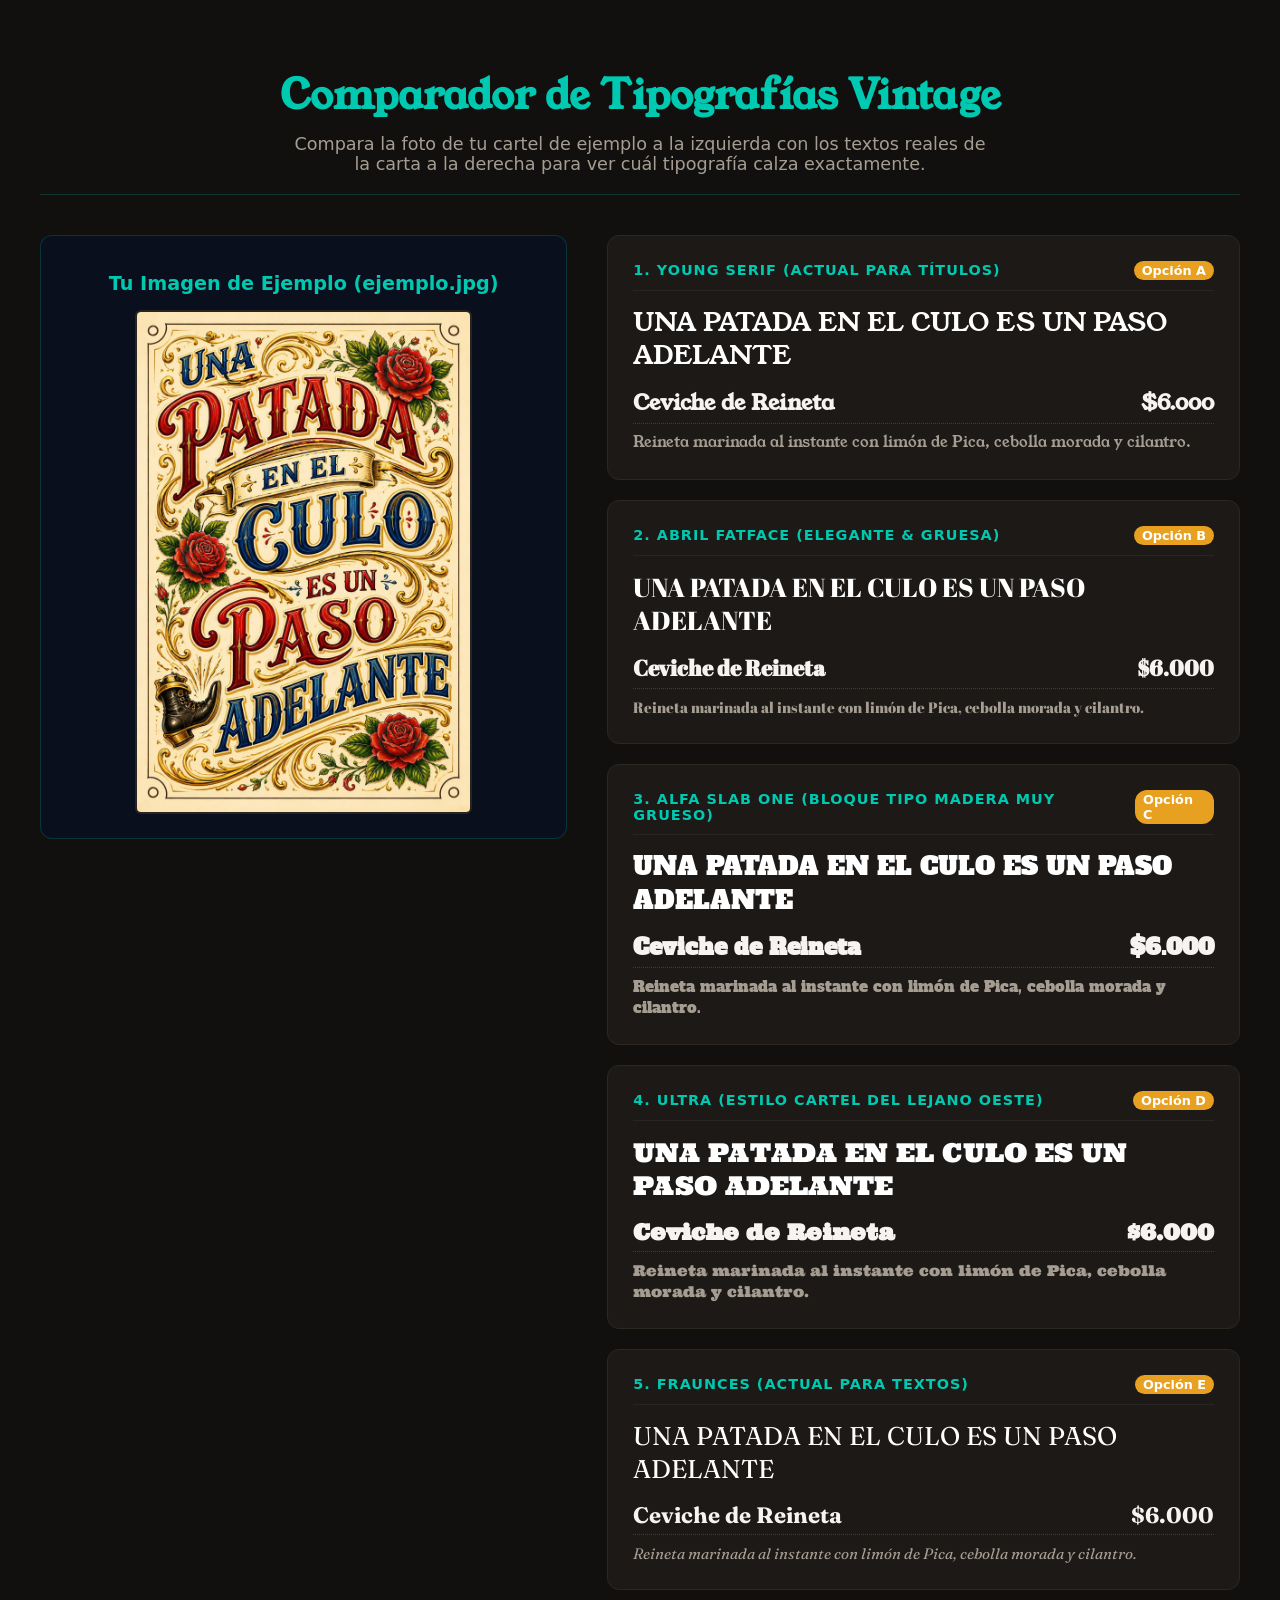
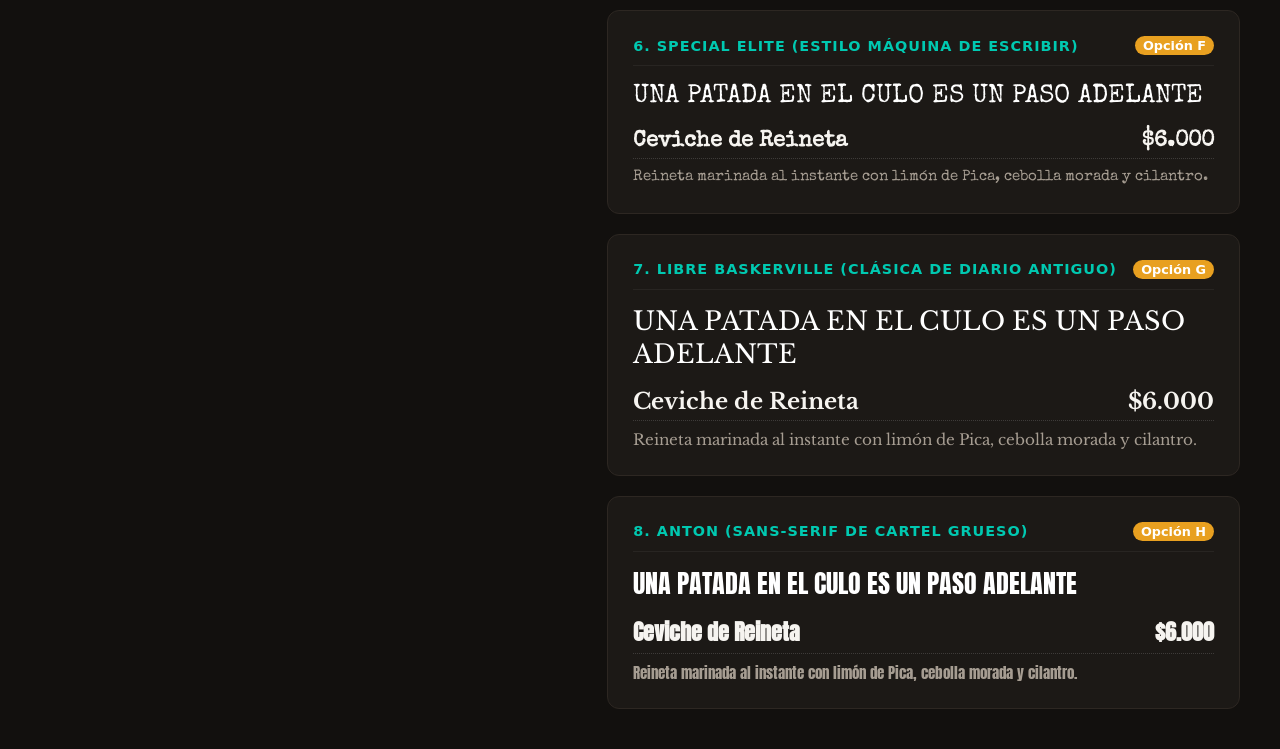
<file: test_fuentes.html>
<!DOCTYPE html>
<html lang="es">
<head>
    <meta charset="UTF-8">
    <meta name="viewport" content="width=device-width, initial-scale=1.0">
    <title>Comparador de Tipografías Vintage | La Picá Big Fish</title>
    
    <!-- Google Fonts Load (All vintage candidates) -->
    <link rel="preconnect" href="https://fonts.googleapis.com">
    <link rel="preconnect" href="https://fonts.gstatic.com" crossorigin>
    <link href="https://fonts.googleapis.com/css2?family=Abril+Fatface&family=Alfa+Slab+One&family=Anton&family=Bebas+Neue&family=Cinzel+Decorative:wght@700&family=Fraunces:ital,opsz,wght@0,9..144,300..900;1,9..144,300..900&family=Libre+Baskerville:ital,wght@0,400;0,700;1,400&family=Playfair+Display:ital,wght@0,400;0,700;1,400&family=Special+Elite&family=Ultra&family=Young+Serif&display=swap" rel="stylesheet">
    
    <!-- Font Awesome -->
    <link rel="stylesheet" href="https://cdnjs.cloudflare.com/ajax/libs/font-awesome/6.4.0/css/all.min.css">

    <style>
        body {
            font-family: 'Inter', system-ui, sans-serif;
            background-color: #12100e;
            color: #f4ede2;
            padding: 40px 20px;
            max-width: 1200px;
            margin: 0 auto;
        }

        header {
            text-align: center;
            margin-bottom: 40px;
            border-bottom: 1px solid rgba(0, 201, 177, 0.2);
            padding-bottom: 20px;
        }

        h1 {
            font-family: 'Young Serif', serif;
            font-size: 2.5rem;
            color: #00c9b1;
            margin-bottom: 10px;
        }

        p.subtitle {
            font-size: 1.1rem;
            color: #a69d92;
            max-width: 700px;
            margin: 0 auto;
        }

        /* Split view */
        .comparison-layout {
            display: grid;
            grid-template-columns: 1fr 1.2fr;
            gap: 40px;
        }

        @media (max-width: 900px) {
            .comparison-layout {
                grid-template-columns: 1fr;
            }
        }

        /* Image Display Column */
        .image-panel {
            background: #0a0f1d;
            border: 1px solid rgba(0, 201, 177, 0.2);
            border-radius: 12px;
            padding: 20px;
            text-align: center;
            position: sticky;
            top: 20px;
            height: fit-content;
        }

        .image-panel h2 {
            font-size: 1.2rem;
            color: #00c9b1;
            margin-bottom: 15px;
            font-weight: 600;
        }

        .sample-img {
            max-width: 100%;
            max-height: 500px;
            border-radius: 6px;
            border: 2px solid #282420;
            object-fit: contain;
        }

        /* Font options list */
        .fonts-list {
            display: flex;
            flex-direction: column;
            gap: 20px;
        }

        .font-card {
            background: #1c1916;
            border: 1.5px solid #2d2722;
            border-radius: 12px;
            padding: 25px;
            transition: all 0.3s ease;
            position: relative;
        }

        .font-card:hover {
            border-color: #00c9b1;
            background: #231f1b;
        }

        .font-header {
            display: flex;
            justify-content: space-between;
            align-items: center;
            border-bottom: 1px solid rgba(255, 255, 255, 0.05);
            padding-bottom: 10px;
            margin-bottom: 15px;
        }

        .font-name {
            font-size: 0.9rem;
            font-weight: 700;
            color: #00c9b1;
            text-transform: uppercase;
            letter-spacing: 1px;
        }

        .font-number {
            background: #e8a020;
            color: #ffffff;
            font-size: 0.8rem;
            font-weight: 800;
            padding: 2px 8px;
            border-radius: 12px;
        }

        /* Live previews */
        .preview-quote {
            font-size: 1.6rem;
            line-height: 1.3;
            margin-bottom: 15px;
            text-transform: uppercase;
            color: #ffffff;
        }

        .preview-menu {
            font-size: 1.4rem;
            font-weight: bold;
            color: #f6f4f0;
            display: flex;
            justify-content: space-between;
            align-items: center;
            border-bottom: 1px dotted rgba(255,255,255,0.15);
            padding-bottom: 5px;
        }

        .preview-desc {
            font-size: 0.95rem;
            color: #a69d92;
            margin-top: 8px;
            line-height: 1.4;
        }
    </style>
</head>
<body>

    <header>
        <h1>Comparador de Tipografías Vintage</h1>
        <p class="subtitle">Compara la foto de tu cartel de ejemplo a la izquierda con los textos reales de la carta a la derecha para ver cuál tipografía calza exactamente.</p>
    </header>

    <div class="comparison-layout">
        
        <!-- Left: Image panel -->
        <div class="image-panel">
            <h2>Tu Imagen de Ejemplo (ejemplo.jpg)</h2>
            <img src="assets/ejemplo.jpg" alt="Tu ejemplo de tipografía" class="sample-img" onerror="this.src='ejemplo.jpg';">
        </div>

        <!-- Right: Font Previews -->
        <div class="fonts-list">

            <!-- 1. Young Serif -->
            <div class="font-card">
                <div class="font-header">
                    <span class="font-name">1. Young Serif (Actual para Títulos)</span>
                    <span class="font-number">Opción A</span>
                </div>
                <div class="preview-quote" style="font-family: 'Young Serif', serif;">
                    UNA PATADA EN EL CULO ES UN PASO ADELANTE
                </div>
                <div class="preview-menu" style="font-family: 'Young Serif', serif;">
                    <span>Ceviche de Reineta</span>
                    <span>$6.000</span>
                </div>
                <div class="preview-desc" style="font-family: 'Young Serif', serif;">
                    Reineta marinada al instante con limón de Pica, cebolla morada y cilantro.
                </div>
            </div>

            <!-- 2. Abril Fatface -->
            <div class="font-card">
                <div class="font-header">
                    <span class="font-name">2. Abril Fatface (Elegante &amp; Gruesa)</span>
                    <span class="font-number">Opción B</span>
                </div>
                <div class="preview-quote" style="font-family: 'Abril Fatface', serif;">
                    UNA PATADA EN EL CULO ES UN PASO ADELANTE
                </div>
                <div class="preview-menu" style="font-family: 'Abril Fatface', serif;">
                    <span>Ceviche de Reineta</span>
                    <span>$6.000</span>
                </div>
                <div class="preview-desc" style="font-family: 'Abril Fatface', serif;">
                    Reineta marinada al instante con limón de Pica, cebolla morada y cilantro.
                </div>
            </div>

            <!-- 3. Alfa Slab One -->
            <div class="font-card">
                <div class="font-header">
                    <span class="font-name">3. Alfa Slab One (Bloque Tipo Madera muy Grueso)</span>
                    <span class="font-number">Opción C</span>
                </div>
                <div class="preview-quote" style="font-family: 'Alfa Slab One', serif;">
                    UNA PATADA EN EL CULO ES UN PASO ADELANTE
                </div>
                <div class="preview-menu" style="font-family: 'Alfa Slab One', serif;">
                    <span>Ceviche de Reineta</span>
                    <span>$6.000</span>
                </div>
                <div class="preview-desc" style="font-family: 'Alfa Slab One', serif;">
                    Reineta marinada al instante con limón de Pica, cebolla morada y cilantro.
                </div>
            </div>

            <!-- 4. Ultra -->
            <div class="font-card">
                <div class="font-header">
                    <span class="font-name">4. Ultra (Estilo Cartel del Lejano Oeste)</span>
                    <span class="font-number">Opción D</span>
                </div>
                <div class="preview-quote" style="font-family: 'Ultra', serif;">
                    UNA PATADA EN EL CULO ES UN PASO ADELANTE
                </div>
                <div class="preview-menu" style="font-family: 'Ultra', serif;">
                    <span>Ceviche de Reineta</span>
                    <span>$6.000</span>
                </div>
                <div class="preview-desc" style="font-family: 'Ultra', serif;">
                    Reineta marinada al instante con limón de Pica, cebolla morada y cilantro.
                </div>
            </div>

            <!-- 5. Fraunces -->
            <div class="font-card">
                <div class="font-header">
                    <span class="font-name">5. Fraunces (Actual para Textos)</span>
                    <span class="font-number">Opción E</span>
                </div>
                <div class="preview-quote" style="font-family: 'Fraunces', serif;">
                    UNA PATADA EN EL CULO ES UN PASO ADELANTE
                </div>
                <div class="preview-menu" style="font-family: 'Fraunces', serif;">
                    <span>Ceviche de Reineta</span>
                    <span>$6.000</span>
                </div>
                <div class="preview-desc" style="font-family: 'Fraunces', serif; font-style: italic;">
                    Reineta marinada al instante con limón de Pica, cebolla morada y cilantro.
                </div>
            </div>

            <!-- 6. Special Elite -->
            <div class="font-card">
                <div class="font-header">
                    <span class="font-name">6. Special Elite (Estilo Máquina de Escribir)</span>
                    <span class="font-number">Opción F</span>
                </div>
                <div class="preview-quote" style="font-family: 'Special Elite', serif;">
                    UNA PATADA EN EL CULO ES UN PASO ADELANTE
                </div>
                <div class="preview-menu" style="font-family: 'Special Elite', serif;">
                    <span>Ceviche de Reineta</span>
                    <span>$6.000</span>
                </div>
                <div class="preview-desc" style="font-family: 'Special Elite', serif;">
                    Reineta marinada al instante con limón de Pica, cebolla morada y cilantro.
                </div>
            </div>

            <!-- 7. Libre Baskerville -->
            <div class="font-card">
                <div class="font-header">
                    <span class="font-name">7. Libre Baskerville (Clásica de Diario Antiguo)</span>
                    <span class="font-number">Opción G</span>
                </div>
                <div class="preview-quote" style="font-family: 'Libre Baskerville', serif;">
                    UNA PATADA EN EL CULO ES UN PASO ADELANTE
                </div>
                <div class="preview-menu" style="font-family: 'Libre Baskerville', serif;">
                    <span>Ceviche de Reineta</span>
                    <span>$6.000</span>
                </div>
                <div class="preview-desc" style="font-family: 'Libre Baskerville', serif;">
                    Reineta marinada al instante con limón de Pica, cebolla morada y cilantro.
                </div>
            </div>

            <!-- 8. Anton -->
            <div class="font-card">
                <div class="font-header">
                    <span class="font-name">8. Anton (Sans-Serif de Cartel Grueso)</span>
                    <span class="font-number">Opción H</span>
                </div>
                <div class="preview-quote" style="font-family: 'Anton', sans-serif;">
                    UNA PATADA EN EL CULO ES UN PASO ADELANTE
                </div>
                <div class="preview-menu" style="font-family: 'Anton', sans-serif;">
                    <span>Ceviche de Reineta</span>
                    <span>$6.000</span>
                </div>
                <div class="preview-desc" style="font-family: 'Anton', sans-serif;">
                    Reineta marinada al instante con limón de Pica, cebolla morada y cilantro.
                </div>
            </div>

        </div>

    </div>

</body>
</html>
</file>
<file: css/style.css>
/* ==========================================================================
   DESIGN SYSTEM & VARIABLES (Inspired by Instagram logo & Dark Marine style)
   ========================================================================== */
:root {
    /* Color Palette */
    --bg-dark: #0a0f1d;        /* Deep ocean background */
    --bg-card: rgba(18, 24, 38, 0.85); /* Glassmorphism/card background */
    --primary: #00c9b1;        /* Turquoise accent (from "Fish" in logo) */
    --primary-glow: rgba(0, 201, 177, 0.35);
    --secondary: #e8a020;      /* Amber details (e.g. cooked food tones) */
    --text-light: #f0ede8;     /* Soft bone white */
    --text-muted: #8e9cae;     /* Slate gray */
    --white: #ffffff;
    --whatsapp-green: #25d366;
    
    /* Fonts */
    --font-heading: 'Playfair Display', Georgia, serif;
    --font-serif: 'Playfair Display', Georgia, serif;
    --font-body: 'Inter', system-ui, -apple-system, sans-serif;
    --font-accent: 'Bebas Neue', sans-serif;

    /* Transitions */
    --transition-smooth: all 0.4s cubic-bezier(0.16, 1, 0.3, 1);
}

/* ==========================================================================
   RESET & BASE STYLES
   ========================================================================== */
* {
    margin: 0;
    padding: 0;
    box-sizing: border-box;
    scroll-behavior: smooth;
}

body {
    background-color: var(--bg-dark);
    color: var(--text-light);
    font-family: var(--font-body);
    overflow-x: hidden;
    line-height: 1.6;
}

a {
    text-decoration: none;
    color: inherit;
    transition: var(--transition-smooth);
}

ul {
    list-style: none;
}

img {
    max-width: 100%;
    height: auto;
    display: block;
}

/* Scrollbar Customization */
::-webkit-scrollbar {
    width: 10px;
}
::-webkit-scrollbar-track {
    background: var(--bg-dark);
}
::-webkit-scrollbar-thumb {
    background: #1c2538;
    border-radius: 5px;
    border: 2px solid var(--bg-dark);
}
::-webkit-scrollbar-thumb:hover {
    background: var(--primary);
}

/* ==========================================================================
   UTILITIES & COMPONENTS
   ========================================================================== */
.section-container {
    max-width: 1200px;
    margin: 0 auto;
    padding: 100px 24px;
}

.section-header {
    text-align: center;
    margin-bottom: 60px;
}

.section-title {
    font-family: var(--font-heading);
    font-size: 2.8rem;
    font-weight: 700;
    color: var(--white);
    margin-bottom: 15px;
    letter-spacing: -0.5px;
}

.section-subtitle {
    font-size: 1.1rem;
    color: var(--primary);
    font-weight: 500;
    text-transform: uppercase;
    letter-spacing: 2px;
}

/* Buttons */
.btn {
    display: inline-flex;
    align-items: center;
    gap: 10px;
    padding: 14px 28px;
    border-radius: 50px;
    font-weight: 600;
    font-size: 0.95rem;
    cursor: pointer;
    transition: var(--transition-smooth);
    border: none;
}

.btn-primary {
    background-color: var(--primary);
    color: var(--bg-dark);
    box-shadow: 0 4px 15px var(--primary-glow);
}

.btn-primary:hover {
    transform: translateY(-3px);
    box-shadow: 0 8px 25px var(--primary-glow);
    background-color: #00e0c5;
}

.btn-secondary {
    background-color: transparent;
    color: var(--white);
    border: 2px solid rgba(255, 255, 255, 0.2);
}

.btn-secondary:hover {
    background-color: rgba(255, 255, 255, 0.05);
    border-color: var(--primary);
    color: var(--primary);
    transform: translateY(-3px);
}

/* QR High Visibility Menu Button */
.btn-qr-hero {
    display: inline-flex;
    align-items: center;
    justify-content: center;
    gap: 12px;
    padding: 20px 48px;
    border-radius: 50px;
    font-weight: 750;
    font-size: 1.35rem;
    cursor: pointer;
    background: linear-gradient(135deg, var(--primary) 0%, #00a894 100%);
    color: var(--bg-dark);
    box-shadow: 0 5px 20px var(--primary-glow);
    transition: var(--transition-smooth);
    animation: pulseGlow 2.5s infinite ease-in-out;
    border: none;
    text-transform: uppercase;
    letter-spacing: 0.5px;
}

.btn-qr-hero:hover {
    transform: translateY(-4px) scale(1.03);
    box-shadow: 0 10px 30px rgba(0, 201, 177, 0.6);
    background: #00e0c5;
}

@keyframes pulseGlow {
    0% {
        box-shadow: 0 0 15px rgba(0, 201, 177, 0.35);
    }
    50% {
        box-shadow: 0 0 35px rgba(0, 201, 177, 0.85);
    }
    100% {
        box-shadow: 0 0 15px rgba(0, 201, 177, 0.35);
    }
}

@media (max-width: 576px) {
    .btn-qr-hero {
        width: 100%;
        padding: 18px 24px;
        font-size: 1.2rem;
    }
    .btn-ver-carta-fosfo {
        width: 100%;
        padding: 18px 24px;
        font-size: 1.2rem;
    }
}

.highlight {
    color: var(--primary);
    font-family: var(--font-accent);
    letter-spacing: 2px;
}

/* ==========================================================================
   BUBBLES BG ANIMATION
   ========================================================================== */
.bubbles-container {
    position: fixed;
    top: 0;
    left: 0;
    width: 100%;
    height: 100%;
    z-index: 0;
    pointer-events: none;
    overflow: hidden;
}

.bubble {
    position: absolute;
    bottom: -100px;
    background-color: rgba(0, 201, 177, 0.06);
    border-radius: 50%;
    animation: rise 15s infinite linear;
}

@keyframes rise {
    0% {
        transform: translateY(0) scale(1) rotate(0deg);
        opacity: 0;
    }
    10% {
        opacity: 1;
    }
    90% {
        opacity: 0.5;
    }
    100% {
        transform: translateY(-120vh) scale(1.3) rotate(360deg);
        opacity: 0;
    }
}

#underwater-canvas {
    position: fixed;
    top: 0;
    left: 0;
    width: 100vw;
    height: 100vh;
    z-index: -1;
    pointer-events: none;
}

/* ==========================================================================
   NAVBAR (Sticky glassmorphism)
   ========================================================================== */
.navbar {
    position: fixed;
    top: 0;
    left: 0;
    width: 100%;
    z-index: 100;
    padding: 15px 0;
    transition: var(--transition-smooth);
}

.navbar.scrolled {
    padding: 8px 0;
    background-color: rgba(10, 15, 29, 0.85);
    backdrop-filter: blur(12px);
    border-bottom: 1px solid rgba(0, 201, 177, 0.1);
    box-shadow: 0 10px 30px rgba(0, 0, 0, 0.3);
}

.nav-container {
    max-width: 1200px;
    margin: 0 auto;
    display: flex;
    justify-content: space-between;
    align-items: center;
    padding: 0 24px;
}

.logo-link {
    display: flex;
    align-items: center;
    gap: 12px;
}

.nav-logo-img {
    width: 80px;
    height: 80px;
    border-radius: 50%;
    border: 3px solid var(--primary);
    box-shadow: 0 0 15px var(--primary-glow);
    object-fit: cover;
    transition: var(--transition-smooth);
}

.nav-logo-img.is-open {
    width: 50px;
    height: 50px;
    border-color: #25d366;
    box-shadow: 0 0 12px rgba(37, 211, 102, 0.6);
}

.navbar.scrolled .nav-logo-img {
    width: 55px;
    height: 55px;
}

.navbar.scrolled .nav-logo-img.is-open {
    width: 38px;
    height: 38px;
}

.logo-text {
    font-family: var(--font-heading);
    font-size: 1.9rem;
    letter-spacing: 0.5px;
    color: var(--white);
    text-transform: uppercase;
}

.nav-menu ul {
    display: flex;
    gap: 30px;
}

.nav-item {
    font-weight: 500;
    font-size: 0.95rem;
    color: var(--text-muted);
    position: relative;
    padding: 8px 0;
}

.nav-item:hover, .nav-item.active {
    color: var(--primary);
}

.nav-item::after {
    content: '';
    position: absolute;
    bottom: 0;
    left: 0;
    width: 0;
    height: 2px;
    background-color: var(--primary);
    transition: var(--transition-smooth);
}

.nav-item:hover::after, .nav-item.active::after {
    width: 100%;
}

.mobile-nav-toggle {
    display: none;
    background: none;
    border: none;
    color: var(--white);
    font-size: 1.5rem;
    cursor: pointer;
}

/* ==========================================================================
   1. HERO SECTION
   ========================================================================== */
.hero-section {
    position: relative;
    min-height: 100vh;
    display: flex;
    align-items: center;
    padding-top: 100px;
    padding-bottom: 110px; /* Margen para evitar que la ola corte los botones de abajo */
    background-image: radial-gradient(circle at 80% 30%, rgba(23, 36, 60, 0.25) 0%, rgba(10, 15, 29, 0.35) 60%);
    z-index: 1;
}

.hero-overlay {
    position: absolute;
    top: 0;
    left: 0;
    width: 100%;
    height: 100%;
    background: linear-gradient(0deg, rgba(10, 15, 29, 0.4) 5%, transparent 100%);
    pointer-events: none;
    z-index: -1;
}

.hero-content-wrapper {
    max-width: 1200px;
    margin: 0 auto;
    padding: 0 24px;
    display: grid;
    grid-template-columns: 1.2fr 1fr;
    gap: 60px;
    align-items: center;
    width: 100%;
}

.hero-tagline {
    font-family: var(--font-heading);
    font-size: 1.2rem;
    font-style: italic;
    color: var(--secondary);
    display: block;
    margin-bottom: 15px;
}

.hero-title {
    font-family: var(--font-heading);
    font-size: 4.8rem;
    line-height: 1.1;
    font-weight: 700;
    margin-bottom: 25px;
    color: var(--white);
}

.hero-description {
    font-size: 1.1rem;
    color: var(--text-muted);
    margin-bottom: 25px; /* Reducido de 40px para dar espacio al nuevo botón */
    max-width: 540px;
}

.btn-ver-carta-fosfo {
    display: inline-flex;
    align-items: center;
    justify-content: center;
    gap: 12px;
    padding: 15px 32px;
    border-radius: 50px;
    font-weight: 800;
    font-size: 1.2rem;
    cursor: pointer;
    background: linear-gradient(135deg, #39ff14 0%, #2bd00b 100%);
    color: #0d1a04;
    box-shadow: 0 5px 20px rgba(57, 255, 20, 0.55);
    transition: var(--transition-smooth);
    border: none;
    text-transform: uppercase;
    letter-spacing: 1px;
    animation: pulseFosfo 2s infinite ease-in-out;
}

.btn-ver-carta-fosfo:hover {
    transform: translateY(-3px) scale(1.03);
    box-shadow: 0 8px 30px rgba(57, 255, 20, 0.8);
    background: #39ff14;
}

@keyframes pulseFosfo {
    0% {
        box-shadow: 0 0 12px rgba(57, 255, 20, 0.35);
    }
    50% {
        box-shadow: 0 0 28px rgba(57, 255, 20, 0.75);
    }
    100% {
        box-shadow: 0 0 12px rgba(57, 255, 20, 0.35);
    }
}

.hero-ver-carta-container {
    margin-bottom: 20px;
    display: flex;
    justify-content: flex-start;
}

.nav-item-fosfo {
    color: #39ff14 !important;
    font-weight: 700 !important;
    text-shadow: 0 0 8px rgba(57, 255, 20, 0.4);
}

.nav-item-fosfo:hover {
    color: #39ff14 !important;
    text-shadow: 0 0 15px rgba(57, 255, 20, 0.8) !important;
}

.nav-item-fosfo::after {
    background-color: #39ff14 !important;
}

.hero-actions {
    display: flex;
    gap: 20px;
    flex-wrap: wrap;
}

.hero-image-frame {
    position: relative;
    border-radius: 20px;
    overflow: hidden;
    box-shadow: 0 20px 50px rgba(0, 0, 0, 0.5);
    border: 1px solid rgba(255, 255, 255, 0.05);
    /* Mezcla la imagen con el fondo marino difuminando los bordes */
    mask-image: radial-gradient(circle at center, black 35%, rgba(0, 0, 0, 0.6) 65%, transparent 95%);
    -webkit-mask-image: radial-gradient(circle at center, black 35%, rgba(0, 0, 0, 0.6) 65%, transparent 95%);
}

.hero-image-frame::after {
    content: '';
    position: absolute;
    top: 0;
    left: 0;
    width: 100%;
    height: 100%;
    background: linear-gradient(to bottom, transparent, rgba(10, 15, 29, 0.8));
}

.hero-img {
    transition: transform 10s ease;
}

.hero-image-frame:hover .hero-img {
    transform: scale(1.08);
}

/* Wave Divider Graphic */
.wave-divider {
    position: absolute;
    bottom: -1px;
    left: 0;
    width: 100%;
    overflow: hidden;
    line-height: 0;
    transform: rotate(180deg);
    pointer-events: none; /* Evita bloquear clics en botones cercanos */
}

.wave-divider svg {
    position: relative;
    display: block;
    width: calc(100% + 1.3px);
    height: 70px;
}

.wave-divider .shape-fill {
    fill: var(--bg-dark);
}

/* ==========================================================================
   2. NOSOTROS SECTION (Our team & history)
   ========================================================================== */
.nosotros-section {
    position: relative;
    background-color: rgba(10, 15, 29, 0.4);
    backdrop-filter: blur(4px);
}

.nosotros-content {
    text-align: center;
    max-width: 800px;
    margin: 0 auto 70px auto;
}

.about-p {
    font-size: 1.25rem;
    font-family: var(--font-heading);
    line-height: 1.8;
    color: var(--text-light);
    font-style: italic;
}

.team-grid {
    display: grid;
    grid-template-columns: repeat(auto-fit, minmax(260px, 1fr));
    gap: 30px;
}

.team-card {
    background: var(--bg-card);
    backdrop-filter: blur(8px);
    -webkit-backdrop-filter: blur(8px);
    border: 1px solid rgba(255, 255, 255, 0.05);
    border-radius: 16px;
    padding: 40px 30px;
    text-align: center;
    transition: var(--transition-smooth);
    position: relative;
    overflow: hidden;
}

.team-card::before {
    content: '';
    position: absolute;
    top: 0;
    left: 0;
    width: 100%;
    height: 4px;
    background: linear-gradient(90deg, var(--primary), var(--secondary));
    opacity: 0;
    transition: var(--transition-smooth);
}

.team-card:hover {
    transform: translateY(-8px);
    box-shadow: 0 15px 35px rgba(0, 0, 0, 0.3);
    border-color: rgba(0, 201, 177, 0.2);
}

.team-card:hover::before {
    opacity: 1;
}

.team-img-container {
    width: 140px;
    height: 140px;
    margin: 0 auto 25px auto;
    border-radius: 50%;
    overflow: hidden;
    border: 3px solid var(--primary);
    box-shadow: 0 0 15px var(--primary-glow);
    transition: var(--transition-smooth);
    background-color: var(--bg-dark);
}

.team-img {
    width: 100%;
    height: 100%;
    object-fit: cover;
    transition: var(--transition-smooth);
}

.team-card:hover .team-img-container {
    border-color: var(--secondary);
    box-shadow: 0 0 20px rgba(232, 160, 32, 0.45);
    transform: scale(1.03);
}

.team-card:hover .team-img {
    transform: scale(1.08);
}

.team-role {
    font-size: 0.85rem;
    font-weight: 700;
    color: var(--secondary);
    text-transform: uppercase;
    letter-spacing: 2px;
    margin-bottom: 10px;
}

.team-name {
    font-family: var(--font-heading);
    font-size: 1.6rem;
    color: var(--white);
    margin-bottom: 15px;
}

.team-desc {
    font-size: 0.95rem;
    color: var(--text-muted);
}

/* Wave Inverse */
.wave-divider-inv {
    position: absolute;
    bottom: -1px;
    left: 0;
    width: 100%;
    overflow: hidden;
    line-height: 0;
    pointer-events: none; /* Evita bloquear clics en elementos cercanos */
}

.wave-divider-inv svg {
    position: relative;
    display: block;
    width: calc(100% + 1.3px);
    height: 70px;
}

.wave-divider-inv .shape-fill {
    fill: #0d1425; /* Match Menu dark background contrast */
}

/* ==========================================================================
   3. MENU SECTION (Tabs)
   ========================================================================== */
.menu-section {
    background-color: rgba(13, 20, 37, 0.40);
    backdrop-filter: blur(4px);
    position: relative;
}

#menu .section-container {
    padding-bottom: 160px; /* Evita que la ola tape la parte inferior del pizarrón de la carta digital */
}

.menu-tabs-wrapper {
    display: flex;
    justify-content: center;
    margin-bottom: 50px;
}

.menu-tabs {
    background: rgba(10, 15, 29, 0.6);
    border: 1px solid rgba(255, 255, 255, 0.05);
    padding: 8px;
    border-radius: 50px;
    display: flex;
    gap: 5px;
    flex-wrap: wrap;
    justify-content: center;
}

.tab-btn {
    background: none;
    border: none;
    padding: 12px 24px;
    color: var(--text-muted);
    font-family: var(--font-body);
    font-weight: 600;
    font-size: 0.95rem;
    border-radius: 40px;
    cursor: pointer;
    display: flex;
    align-items: center;
    gap: 8px;
    transition: var(--transition-smooth);
}

.tab-btn:hover {
    color: var(--white);
}

.tab-btn.active {
    background-color: var(--primary);
    color: var(--bg-dark);
}

/* Tab Content Panes */
.tab-pane {
    display: none;
}

.tab-pane.active {
    display: block;
    animation: fadeIn 0.6s ease forwards;
}

@keyframes fadeIn {
    from {
        opacity: 0;
        transform: translateY(15px);
    }
    to {
        opacity: 1;
        transform: translateY(0);
    }
}

.menu-grid {
    display: grid;
    grid-template-columns: repeat(auto-fit, minmax(320px, 1fr));
    gap: 30px;
}

.menu-item-card {
    background: var(--bg-card);
    backdrop-filter: blur(8px);
    -webkit-backdrop-filter: blur(8px);
    border: 1px solid rgba(255, 255, 255, 0.05);
    border-radius: 16px;
    padding: 30px;
    position: relative;
    transition: var(--transition-smooth);
}

.menu-item-card:hover {
    border-color: rgba(0, 201, 177, 0.15);
    transform: translateY(-3px);
    box-shadow: 0 10px 25px rgba(0, 0, 0, 0.25);
}

.menu-item-header {
    display: flex;
    justify-content: space-between;
    align-items: flex-start;
    gap: 15px;
    margin-bottom: 12px;
}

.menu-item-name {
    font-family: var(--font-heading);
    font-size: 1.35rem;
    font-weight: 600;
    color: var(--white);
}

.menu-item-tag {
    background-color: rgba(232, 160, 32, 0.15);
    color: var(--secondary);
    font-size: 0.75rem;
    font-weight: 700;
    text-transform: uppercase;
    padding: 4px 10px;
    border-radius: 20px;
    letter-spacing: 1px;
}

.menu-item-desc {
    font-size: 0.95rem;
    color: var(--text-muted);
    line-height: 1.5;
}

/* ==========================================================================
   4. ESPECIALIDAD SECTION (Featured Octopus)
   ========================================================================== */
.especialidad-section {
    position: relative;
    background-image: radial-gradient(circle at 10% 50%, rgba(23, 36, 60, 0.25) 0%, rgba(10, 15, 29, 0.35) 70%);
    z-index: 1;
}

.especialidad-grid {
    display: grid;
    grid-template-columns: 1fr 1.2fr;
    gap: 80px;
    align-items: center;
}

.especialidad-image {
    display: flex;
    justify-content: center;
}

.especialidad-img-frame {
    border-radius: 20px;
    overflow: hidden;
    box-shadow: 0 30px 60px rgba(0, 0, 0, 0.6);
    border: 1px solid rgba(255, 255, 255, 0.05);
}

.octopus-img {
    transition: transform 12s ease;
}

.especialidad-img-frame:hover .octopus-img {
    transform: scale(1.08) rotate(1deg);
}

.special-label {
    font-size: 0.9rem;
    font-weight: 700;
    color: var(--primary);
    text-transform: uppercase;
    letter-spacing: 3px;
    display: block;
    margin-bottom: 15px;
}

.special-title {
    font-family: var(--font-heading);
    font-size: 3.2rem;
    color: var(--white);
    margin-bottom: 25px;
    line-height: 1.2;
}

.special-desc {
    font-size: 1.1rem;
    color: var(--text-muted);
    margin-bottom: 35px;
    line-height: 1.7;
}

.special-desc strong {
    color: var(--white);
}

.special-list {
    display: flex;
    flex-direction: column;
    gap: 15px;
}

.special-list li {
    display: flex;
    align-items: center;
    gap: 15px;
    font-size: 1.05rem;
}

.special-list li i {
    color: var(--secondary);
    font-size: 1.2rem;
}

/* ==========================================================================
   5. CONTACTO & MAP
   ========================================================================== */
.contacto-section {
    background-color: rgba(10, 15, 29, 0.4);
    backdrop-filter: blur(4px);
}

.contacto-grid {
    display: grid;
    grid-template-columns: 1fr 1.2fr;
    gap: 60px;
    align-items: stretch;
}

.contacto-info {
    display: flex;
    flex-direction: column;
    gap: 30px;
}

.info-card {
    background: var(--bg-card);
    backdrop-filter: blur(8px);
    -webkit-backdrop-filter: blur(8px);
    border: 1px solid rgba(255, 255, 255, 0.05);
    border-radius: 16px;
    padding: 30px;
    display: flex;
    gap: 20px;
    align-items: flex-start;
}

.info-icon {
    font-size: 1.8rem;
    color: var(--primary);
    background: rgba(0, 201, 177, 0.08);
    width: 60px;
    height: 60px;
    border-radius: 50%;
    display: flex;
    align-items: center;
    justify-content: center;
    flex-shrink: 0;
}

.info-text h3 {
    font-family: var(--font-heading);
    font-size: 1.3rem;
    color: var(--white);
    margin-bottom: 8px;
}

.info-text p {
    color: var(--text-muted);
    font-size: 1rem;
}

.info-note {
    font-size: 0.8rem;
    color: var(--secondary);
    display: block;
    margin-top: 5px;
}

.btn-whatsapp-card {
    background-color: var(--whatsapp-green);
    color: var(--white);
    margin-top: 15px;
    padding: 10px 20px;
    font-size: 0.9rem;
    box-shadow: 0 4px 10px rgba(37, 211, 102, 0.3);
}

.btn-whatsapp-card:hover {
    background-color: #20ba5a;
    transform: translateY(-2px);
}

.whatsapp-buttons-container {
    display: flex;
    gap: 12px;
    flex-wrap: wrap;
    margin-top: 15px;
}

.whatsapp-buttons-container .btn-whatsapp-card {
    margin-top: 0;
}

/* Interactive Map Card */
.contacto-form-wrapper {
    display: flex;
}

.map-placeholder {
    width: 100%;
    background-image: linear-gradient(135deg, rgba(10, 15, 29, 0.9) 0%, rgba(13, 20, 37, 0.9) 100%), url('assets/paella_dish.png');
    background-size: cover;
    background-position: center;
    border-radius: 20px;
    border: 1px solid rgba(255, 255, 255, 0.05);
    display: flex;
    align-items: center;
    justify-content: center;
    padding: 40px;
    position: relative;
    overflow: hidden;
}

.map-glass {
    background: rgba(18, 24, 38, 0.75);
    backdrop-filter: blur(12px);
    border: 1px solid rgba(255, 255, 255, 0.05);
    border-radius: 16px;
    padding: 40px 30px;
    text-align: center;
    max-width: 440px;
    box-shadow: 0 20px 40px rgba(0, 0, 0, 0.4);
    z-index: 2;
}

.map-bg-icon {
    font-size: 3.5rem;
    color: var(--primary);
    margin-bottom: 20px;
    opacity: 0.9;
}

.map-glass h3 {
    font-family: var(--font-heading);
    font-size: 1.6rem;
    color: var(--white);
    margin-bottom: 12px;
}

.map-glass p {
    color: var(--text-muted);
    font-size: 0.95rem;
    margin-bottom: 25px;
    line-height: 1.6;
}

/* ==========================================================================
   FOOTER
   ========================================================================== */
.footer {
    background-color: #060a14;
    border-top: 1px solid rgba(255, 255, 255, 0.02);
    padding: 80px 0 30px 0;
}

.footer-container {
    max-width: 1200px;
    margin: 0 auto;
    padding: 0 24px 60px 24px;
    display: grid;
    grid-template-columns: 2fr 1fr;
    gap: 80px;
}

.footer-about {
    max-width: 500px;
}

.footer-logo {
    display: flex;
    align-items: center;
    gap: 12px;
    margin-bottom: 20px;
}

.footer-logo-img {
    width: 45px;
    height: 45px;
    border-radius: 50%;
    border: 2px solid var(--primary);
    object-fit: cover;
}

.footer-logo h2 {
    font-family: var(--font-accent);
    font-size: 1.8rem;
    letter-spacing: 2px;
    color: var(--white);
}

.footer-desc {
    color: var(--text-muted);
    margin-bottom: 25px;
}

.footer-socials {
    display: flex;
    gap: 15px;
}

.footer-socials a {
    width: 45px;
    height: 45px;
    border-radius: 50%;
    background-color: rgba(255, 255, 255, 0.03);
    border: 1px solid rgba(255, 255, 255, 0.05);
    display: flex;
    align-items: center;
    justify-content: center;
    font-size: 1.2rem;
    color: var(--white);
}

.footer-socials a:hover {
    background-color: var(--primary);
    color: var(--bg-dark);
    transform: translateY(-3px);
    box-shadow: 0 5px 15px var(--primary-glow);
}

.footer-links h3 {
    font-family: var(--font-heading);
    font-size: 1.2rem;
    color: var(--white);
    margin-bottom: 25px;
}

.footer-links ul {
    display: flex;
    flex-direction: column;
    gap: 12px;
}

.footer-links a {
    color: var(--text-muted);
    font-size: 0.95rem;
}

.footer-links a:hover {
    color: var(--primary);
    padding-left: 5px;
}

.footer-bottom {
    border-top: 1px solid rgba(255, 255, 255, 0.05);
    padding-top: 30px;
    text-align: center;
    color: rgba(255, 255, 255, 0.3);
    font-size: 0.85rem;
    max-width: 1200px;
    margin: 0 auto;
    padding-left: 24px;
    padding-right: 24px;
}

/* ==========================================================================
   FLOATING INSTAGRAM & WHATSAPP BUTTONS
   ========================================================================== */
.instagram-float-btn {
    position: fixed;
    bottom: 105px;
    right: 30px;
    width: 60px;
    height: 60px;
    background: radial-gradient(circle at 30% 107%, #fdf497 0%, #fdf497 5%, #fd5949 45%, #d6249f 60%, #285aeb 90%);
    color: var(--white);
    border-radius: 50%;
    display: flex;
    align-items: center;
    justify-content: center;
    font-size: 1.8rem;
    box-shadow: 0 8px 25px rgba(214, 36, 159, 0.4);
    z-index: 99;
    transition: var(--transition-smooth);
}

.instagram-float-btn:hover {
    transform: scale(1.1) translateY(-3px);
    box-shadow: 0 8px 30px rgba(214, 36, 159, 0.6);
}

.instagram-tooltip {
    position: absolute;
    right: 75px;
    background-color: var(--bg-card);
    border: 1px solid rgba(255, 255, 255, 0.05);
    color: var(--white);
    padding: 8px 16px;
    border-radius: 8px;
    font-size: 0.85rem;
    font-weight: 600;
    white-space: nowrap;
    opacity: 0;
    visibility: hidden;
    transition: var(--transition-smooth);
    box-shadow: 0 5px 15px rgba(0, 0, 0, 0.3);
}

.instagram-float-btn:hover .instagram-tooltip {
    opacity: 1;
    visibility: visible;
}

.whatsapp-float-btn {
    position: fixed;
    bottom: 30px;
    right: 30px;
    width: 60px;
    height: 60px;
    background-color: var(--whatsapp-green);
    color: var(--white);
    border-radius: 50%;
    display: flex;
    align-items: center;
    justify-content: center;
    font-size: 1.8rem;
    box-shadow: 0 8px 25px rgba(37, 211, 102, 0.4);
    z-index: 99;
    transition: var(--transition-smooth);
}

.whatsapp-float-btn:hover {
    transform: scale(1.1) translateY(-3px);
    background-color: #22c35e;
}

.whatsapp-tooltip {
    position: absolute;
    right: 75px;
    background-color: var(--bg-card);
    border: 1px solid rgba(255, 255, 255, 0.05);
    color: var(--white);
    padding: 8px 16px;
    border-radius: 8px;
    font-size: 0.85rem;
    font-weight: 600;
    white-space: nowrap;
    opacity: 0;
    visibility: hidden;
    transition: var(--transition-smooth);
    box-shadow: 0 5px 15px rgba(0, 0, 0, 0.3);
}

.whatsapp-float-btn:hover .whatsapp-tooltip {
    opacity: 1;
    visibility: visible;
}

/* ==========================================================================
   ANIMATIONS & REVEAL ON SCROLL
   ========================================================================== */
.reveal {
    opacity: 0;
    transform: translateY(30px);
    transition: opacity 0.8s ease, transform 0.8s cubic-bezier(0.16, 1, 0.3, 1);
}

.reveal.active {
    opacity: 1;
    transform: translateY(0);
}

.delay-1 { transition-delay: 0.15s; }
.delay-2 { transition-delay: 0.3s; }
.delay-3 { transition-delay: 0.45s; }
.delay-4 { transition-delay: 0.6s; }

/* ==========================================================================
   RESPONSIVE DESIGN (Media Queries)
   ========================================================================== */
@media (max-width: 992px) {
    .section-title {
        font-size: 2.3rem;
    }
    
    .hero-content-wrapper {
        grid-template-columns: 1fr;
        gap: 50px;
        text-align: center;
    }
    
    .hero-title {
        font-size: 3.8rem;
    }
    
    .hero-description {
        margin-left: auto;
        margin-right: auto;
    }
    
    .hero-actions {
        justify-content: center;
    }
    
    .hero-ver-carta-container {
        justify-content: center;
    }
    
    .especialidad-grid {
        grid-template-columns: 1fr;
        gap: 50px;
    }
    
    .especialidad-image {
        order: 2;
    }
    
    .contacto-grid {
        grid-template-columns: 1fr;
    }
}

@media (max-width: 768px) {
    .mobile-nav-toggle {
        display: block;
    }
    
    .nav-menu {
        position: fixed;
        top: 0;
        right: -100%;
        width: 85%;
        max-width: 320px;
        height: 100vh;
        background-color: rgba(10, 15, 29, 0.97);
        backdrop-filter: blur(20px);
        -webkit-backdrop-filter: blur(20px);
        display: flex;
        flex-direction: column;
        justify-content: center;
        align-items: center;
        padding: 60px 30px;
        box-shadow: -15px 0 35px rgba(0, 0, 0, 0.6);
        transition: var(--transition-smooth);
    }
    
    .nav-menu.open {
        right: 0;
    }
    
    .nav-menu ul {
        flex-direction: column;
        gap: 32px;
        width: 100%;
        display: flex;
        align-items: center;
        justify-content: center;
    }
    
    .nav-item {
        font-family: var(--font-accent);
        font-size: 2.2rem;
        letter-spacing: 2px;
        text-transform: uppercase;
        display: inline-block;
        padding: 5px 0;
    }
    
    .footer-container {
        grid-template-columns: 1fr;
        gap: 40px;
    }
    
    .nav-logo-img {
        width: 52px;
        height: 52px;
    }
    
    .navbar.scrolled .nav-logo-img {
        width: 44px;
        height: 44px;
    }
    
    .logo-link {
        display: flex;
        align-items: center;
        gap: 8px;
        flex: 1;
        min-width: 0;
    }
    
    .logo-text {
        font-size: 1.15rem;
        white-space: nowrap;
    }

    .status-indicator {
        font-size: 0.65rem;
        padding: 4px 10px;
        gap: 5px;
        margin-left: auto;
        margin-right: 14px;
        white-space: nowrap;
        flex-shrink: 0;
    }

    .status-dot {
        width: 6px;
        height: 6px;
    }
}

/* ==========================================================================
   EMPANADAS MENU PRICES & CHALKBOARD PHOTO STYLES
   ========================================================================== */
.menu-item-price {
    font-size: 1.2rem;
    font-weight: 700;
    color: var(--secondary);
    font-family: var(--font-body);
    white-space: nowrap;
}

.empanadas-photo-section {
    margin-top: 60px;
    text-align: center;
    background: rgba(18, 24, 38, 0.5);
    padding: 50px 30px;
    border-radius: 20px;
    border: 1px solid rgba(0, 201, 177, 0.1);
    box-shadow: 0 15px 40px rgba(0, 0, 0, 0.3);
    backdrop-filter: blur(10px);
}

.empanadas-photo-header {
    margin-bottom: 30px;
}

.empanadas-photo-header i {
    font-size: 2.2rem;
    color: var(--primary);
    margin-bottom: 12px;
    display: inline-block;
    filter: drop-shadow(0 0 8px var(--primary-glow));
}

.empanadas-photo-header h4 {
    font-family: var(--font-heading);
    font-size: 1.8rem;
    color: var(--white);
    margin-bottom: 8px;
}

.empanadas-photo-header p {
    color: var(--text-muted);
    font-size: 1rem;
    font-style: italic;
}

.empanadas-image-container {
    max-width: 550px;
    margin: 0 auto;
    border-radius: 16px;
    overflow: hidden;
    border: 4px solid rgba(255, 255, 255, 0.07);
    box-shadow: 0 15px 35px rgba(0, 0, 0, 0.6);
    transition: var(--transition-smooth);
}

.empanadas-image-container:hover {
    border-color: var(--primary);
    box-shadow: 0 15px 40px rgba(0, 201, 177, 0.2);
    transform: translateY(-5px);
}

.empanadas-real-photo {
    width: 100%;
    height: auto;
    object-fit: cover;
    transition: transform 0.6s ease;
}

.empanadas-image-container:hover .empanadas-real-photo {
    transform: scale(1.05);
}

@media (max-width: 480px) {
    .nav-container {
        padding: 0 10px;
    }
    .logo-text {
        font-size: 1.05rem;
    }
    .status-indicator {
        font-size: 0.6rem;
        padding: 3px 8px;
        gap: 4px;
        margin-right: 10px;
    }
    .empanadas-photo-section {
        padding: 30px 15px;
        margin-top: 40px;
    }
    .empanadas-photo-header h4 {
        font-size: 1.4rem;
    }
    .empanadas-photo-header i {
        font-size: 1.8rem;
    }
}

/* ==========================================================================
   DIGITAL MENU GALLERY & LIGHTBOX MODAL
   ========================================================================== */
.digital-menu-container {
    background: var(--bg-card);
    border: 1px solid rgba(255, 255, 255, 0.05);
    border-radius: 20px;
    padding: 40px;
    margin-bottom: 50px;
    box-shadow: 0 15px 40px rgba(0, 0, 0, 0.3);
    backdrop-filter: blur(10px);
    text-align: center;
}

.digital-menu-header {
    margin-bottom: 35px;
}

.digital-menu-header i {
    font-size: 2.2rem;
    color: var(--primary);
    margin-bottom: 12px;
    display: inline-block;
    filter: drop-shadow(0 0 8px var(--primary-glow));
}

.digital-menu-header h3 {
    font-family: var(--font-heading);
    font-size: 1.8rem;
    color: var(--white);
    margin-bottom: 8px;
}

.digital-menu-header p {
    color: var(--text-muted);
    font-size: 1rem;
    font-style: italic;
}

.menu-gallery-grid {
    display: grid;
    grid-template-columns: repeat(auto-fit, minmax(260px, 1fr));
    gap: 30px;
}

.menu-card-img-wrapper {
    display: block;
    position: relative;
    border-radius: 16px;
    overflow: hidden;
    cursor: pointer;
    border: 3px solid rgba(255, 255, 255, 0.05);
    box-shadow: 0 10px 25px rgba(0, 0, 0, 0.35);
    transition: var(--transition-smooth);
    aspect-ratio: 3 / 4.2;
    background-color: var(--bg-dark);
}

.menu-page-img {
    width: 100%;
    height: 100%;
    object-fit: cover;
    transition: var(--transition-smooth);
}

.menu-page-overlay {
    position: absolute;
    top: 0;
    left: 0;
    width: 100%;
    height: 100%;
    background: rgba(10, 15, 29, 0.75);
    display: flex;
    align-items: center;
    justify-content: center;
    opacity: 0;
    transition: var(--transition-smooth);
    backdrop-filter: blur(2px);
}

.menu-page-overlay span {
    color: var(--white);
    font-size: 0.95rem;
    font-weight: 600;
    border: 2px solid var(--primary);
    padding: 10px 18px;
    border-radius: 30px;
    background: rgba(0, 201, 177, 0.15);
    box-shadow: 0 0 15px var(--primary-glow);
    display: flex;
    align-items: center;
    gap: 8px;
    transform: translateY(12px);
    transition: var(--transition-smooth);
}

.menu-card-img-wrapper:hover {
    transform: translateY(-5px);
    border-color: var(--primary);
    box-shadow: 0 15px 30px var(--primary-glow);
}

.menu-card-img-wrapper:hover .menu-page-img {
    transform: scale(1.05);
}

.menu-card-img-wrapper:hover .menu-page-overlay {
    opacity: 1;
}

.menu-card-img-wrapper:hover .menu-page-overlay span {
    transform: translateY(0);
}

/* Lightbox Modal */
.menu-lightbox {
    display: none;
    position: fixed;
    z-index: 200;
    padding-top: 40px;
    padding-bottom: 40px;
    left: 0;
    top: 0;
    width: 100%;
    height: 100%;
    overflow: auto;
    background-color: rgba(10, 15, 29, 0.96);
    backdrop-filter: blur(12px);
}

.lightbox-content {
    margin: auto;
    display: block;
    max-width: 90%;
    max-height: 82vh;
    border-radius: 12px;
    box-shadow: 0 0 40px rgba(0, 201, 177, 0.25);
    border: 1px solid rgba(255, 255, 255, 0.1);
    transition: transform 0.3s ease;
    object-fit: contain;
}

.lightbox-close {
    position: absolute;
    top: 20px;
    right: 35px;
    color: var(--white);
    font-size: 50px;
    font-weight: 300;
    transition: var(--transition-smooth);
    cursor: pointer;
    line-height: 0.8;
}

.lightbox-close:hover {
    color: var(--primary);
    transform: scale(1.1);
}

#lightbox-caption {
    margin: 15px auto 0 auto;
    display: block;
    width: 80%;
    max-width: 700px;
    text-align: center;
    color: var(--text-light);
    font-family: var(--font-heading);
    font-size: 1.25rem;
    font-weight: 500;
}

@media (max-width: 768px) {
    .digital-menu-container {
        padding: 25px 20px;
    }
    .digital-menu-header h3 {
        font-size: 1.5rem;
    }
    .menu-card-img-wrapper {
        aspect-ratio: 3 / 4.5;
    }
    .lightbox-content {
        max-width: 95%;
        max-height: 75vh;
    }
    .lightbox-close {
        top: 15px;
        right: 20px;
        font-size: 40px;
    }
}

/* ==========================================================================
   ACOMPAÑAMIENTOS SECTION STYLES
   ========================================================================== */
.acompaniamientos-section {
    margin-top: 50px;
    background: rgba(18, 24, 38, 0.4);
    border: 1px solid rgba(0, 201, 177, 0.08);
    border-radius: 16px;
    padding: 30px;
    text-align: center;
    backdrop-filter: blur(8px);
}

.acompaniamientos-header {
    margin-bottom: 20px;
}

.acompaniamientos-header i {
    font-size: 1.8rem;
    color: var(--secondary);
    margin-bottom: 8px;
    display: inline-block;
}

.acompaniamientos-header h4 {
    font-family: var(--font-heading);
    font-size: 1.5rem;
    color: var(--white);
    margin-bottom: 5px;
}

.acompaniamientos-header p {
    color: var(--text-muted);
    font-size: 0.95rem;
}

.acompaniamientos-grid {
    display: flex;
    flex-wrap: wrap;
    gap: 12px;
    justify-content: center;
}

.acomp-tag {
    background: rgba(255, 255, 255, 0.03);
    border: 1px solid rgba(255, 255, 255, 0.06);
    color: var(--text-light);
    padding: 8px 16px;
    border-radius: 30px;
    font-size: 0.9rem;
    font-weight: 500;
    display: flex;
    align-items: center;
    gap: 8px;
    transition: var(--transition-smooth);
}

.acomp-tag i {
    color: var(--primary);
    font-size: 0.95rem;
}

.acomp-tag:hover {
    background: rgba(0, 201, 177, 0.08);
    border-color: var(--primary);
    color: var(--white);
    transform: translateY(-2px);
}

/* ==========================================================================
   PASSE-PARTOUT FRAME (VINTAGE FRAME EFFECT)
   ========================================================================== */
body::before {
    content: '';
    position: fixed;
    top: 0;
    left: 0;
    right: 0;
    bottom: 0;
    border: 15px solid var(--bg-dark);
    pointer-events: none;
    z-index: 9999;
    box-sizing: border-box;
}

body::after {
    content: '';
    position: fixed;
    top: 15px;
    left: 15px;
    right: 15px;
    bottom: 15px;
    border: 1px solid rgba(0, 201, 177, 0.25);
    pointer-events: none;
    z-index: 10000;
    box-sizing: border-box;
}

/* Float fixed/sticky elements inside the frame */
.navbar {
    top: 15px !important;
    left: 15px !important;
    right: 15px !important;
    width: calc(100% - 30px) !important;
}

.menu-page-header {
    top: 15px !important;
}

.category-nav-bar {
    top: 90px !important;
}

/* Adjust scroll margin for anchors so headings don't hide behind sticky bars */
html {
    scroll-padding-top: 160px;
}

@media (max-width: 768px) {
    body::before {
        border-width: 8px;
    }
    body::after {
        top: 8px;
        left: 8px;
        right: 8px;
        bottom: 8px;
    }
    .navbar {
        top: 8px !important;
        left: 8px !important;
        right: 8px !important;
        width: calc(100% - 16px) !important;
    }
    .menu-page-header {
        top: 8px !important;
    }
    .category-nav-bar {
        top: 78px !important;
    }
}

/* ==========================================================================
   IMPROVEMENT: Open/Closed Status Indicator
   ========================================================================== */
.status-indicator {
    display: inline-flex;
    align-items: center;
    gap: 8px;
    padding: 6px 16px;
    border-radius: 30px;
    font-family: var(--font-body);
    font-size: 0.8rem;
    font-weight: 600;
    letter-spacing: 0.5px;
    text-transform: uppercase;
    animation: statusPulse 2s ease-in-out infinite;
}

.status-indicator.open {
    background: rgba(37, 211, 102, 0.12);
    color: #25d366;
    border: 1px solid rgba(37, 211, 102, 0.25);
}

.status-indicator.closed {
    background: rgba(232, 160, 32, 0.12);
    color: #e05550;
    border: 1px solid rgba(232, 160, 32, 0.25);
}

.status-dot {
    width: 8px;
    height: 8px;
    border-radius: 50%;
    display: inline-block;
}

.status-indicator.open .status-dot {
    background: #25d366;
    box-shadow: 0 0 8px rgba(37, 211, 102, 0.6);
}

.status-indicator.closed .status-dot {
    background: #e05550;
    box-shadow: 0 0 8px rgba(224, 85, 80, 0.6);
}

@keyframes statusPulse {
    0%, 100% { opacity: 1; }
    50% { opacity: 0.7; }
}

/* ==========================================================================
   IMPROVEMENT: Vintage Paper Texture Overlay
   ========================================================================== */
.nosotros-section,
.menu-section,
.contacto-section {
    position: relative;
}

.nosotros-section::after,
.menu-section::after,
.contacto-section::after {
    content: '';
    position: absolute;
    top: 0;
    left: 0;
    width: 100%;
    height: 100%;
    background-image: url("data:image/svg+xml,%3Csvg xmlns='http://www.w3.org/2000/svg' width='100' height='100'%3E%3Cfilter id='n'%3E%3CfeTurbulence type='fractalNoise' baseFrequency='0.8' numOctaves='4' stitchTiles='stitch'/%3E%3C/filter%3E%3Crect width='100' height='100' filter='url(%23n)' opacity='0.03'/%3E%3C/svg%3E");
    pointer-events: none;
    z-index: 0;
}

/* ==========================================================================
   IMPROVEMENT: Vintage Ornamental Divider
   ========================================================================== */
.vintage-divider {
    display: flex;
    align-items: center;
    justify-content: center;
    gap: 15px;
    margin: 20px auto;
    max-width: 350px;
    color: var(--primary);
    opacity: 0.5;
}

.vintage-divider::before,
.vintage-divider::after {
    content: '';
    flex: 1;
    height: 1px;
    background: linear-gradient(90deg, transparent, var(--primary), transparent);
}

.vintage-divider i {
    font-size: 0.9rem;
}

/* ==========================================================================
   IMPROVEMENT: Price Count-up Animation
   ========================================================================== */
.price-animated {
    transition: all 0.3s ease;
}

/* ==========================================================================
   IMPROVEMENT: Testimonial Cards
   ========================================================================== */
.testimonials-grid {
    display: grid;
    grid-template-columns: repeat(auto-fit, minmax(280px, 1fr));
    gap: 25px;
    margin-top: 40px;
}

.testimonial-card {
    background: var(--bg-card);
    border: 1px solid rgba(0, 201, 177, 0.1);
    border-radius: 16px;
    padding: 30px;
    position: relative;
    transition: all 0.4s ease;
}

.testimonial-card:hover {
    border-color: rgba(0, 201, 177, 0.25);
    transform: translateY(-5px);
    box-shadow: 0 15px 35px rgba(0, 201, 177, 0.1);
}

.testimonial-card::before {
    content: '\201C';
    font-family: var(--font-heading);
    font-size: 5rem;
    color: rgba(0, 201, 177, 0.15);
    position: absolute;
    top: 10px;
    left: 20px;
    line-height: 1;
}

.testimonial-stars {
    color: #00c9b1;
    font-size: 0.85rem;
    margin-bottom: 12px;
    letter-spacing: 2px;
}

.testimonial-text {
    font-family: var(--font-body);
    font-size: 0.95rem;
    color: var(--text-light);
    line-height: 1.6;
    font-style: italic;
    margin-bottom: 18px;
}

.testimonial-author {
    display: flex;
    align-items: center;
    gap: 12px;
}

.testimonial-avatar {
    width: 42px;
    height: 42px;
    border-radius: 50%;
    background: linear-gradient(135deg, var(--primary), var(--secondary));
    display: flex;
    align-items: center;
    justify-content: center;
    font-family: var(--font-heading);
    font-size: 1.1rem;
    color: white;
}

.testimonial-name {
    font-family: var(--font-heading);
    font-size: 0.95rem;
    color: var(--white);
}

.testimonial-source {
    font-size: 0.75rem;
    color: var(--text-muted);
}

/* ==========================================================================
   IMPROVEMENT: Daily Special Card
   ========================================================================== */
.daily-special {
    background: linear-gradient(135deg, rgba(0, 201, 177, 0.08), rgba(232, 160, 32, 0.05));
    border: 1.5px solid rgba(0, 201, 177, 0.2);
    border-radius: 20px;
    padding: 35px;
    margin-top: 50px;
    position: relative;
    overflow: hidden;
    text-align: center;
}

.daily-special::before {
    content: '';
    position: absolute;
    top: -50%;
    left: -50%;
    width: 200%;
    height: 200%;
    background: conic-gradient(from 0deg, transparent, rgba(0, 201, 177, 0.05), transparent, rgba(0, 201, 177, 0.05), transparent);
    animation: specialRotate 8s linear infinite;
}

@keyframes specialRotate {
    to { transform: rotate(360deg); }
}

.daily-special-badge {
    display: inline-flex;
    align-items: center;
    gap: 8px;
    background: var(--secondary);
    color: white;
    padding: 6px 18px;
    border-radius: 30px;
    font-family: var(--font-accent);
    font-size: 0.85rem;
    letter-spacing: 1.5px;
    text-transform: uppercase;
    position: relative;
    z-index: 1;
    margin-bottom: 15px;
}

.daily-special-title {
    font-family: var(--font-heading);
    font-size: 1.8rem;
    color: var(--white);
    position: relative;
    z-index: 1;
    margin-bottom: 8px;
}

.daily-special-desc {
    font-family: var(--font-body);
    font-size: 1rem;
    color: var(--text-light);
    position: relative;
    z-index: 1;
    opacity: 0.85;
}

.daily-special-price {
    font-family: var(--font-heading);
    font-size: 2.2rem;
    color: var(--primary);
    position: relative;
    z-index: 1;
    margin-top: 10px;
}
</file>
